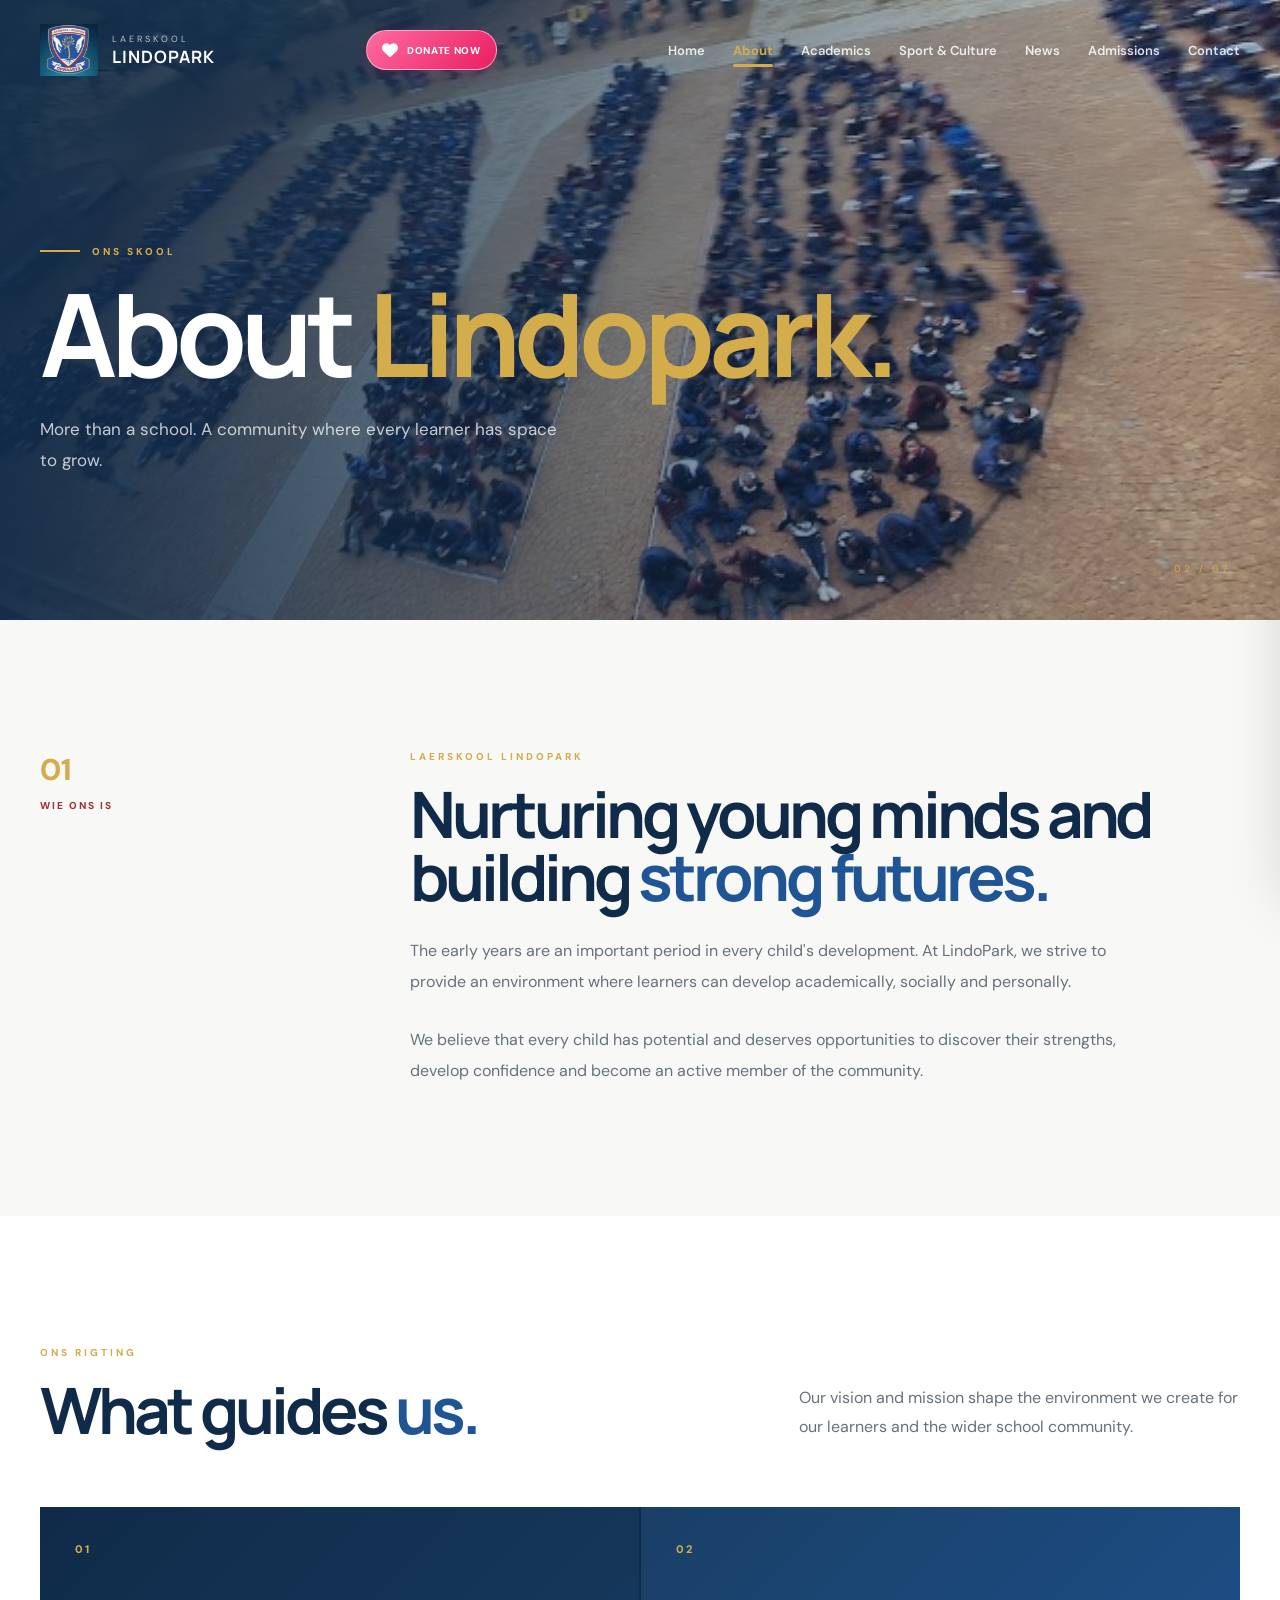
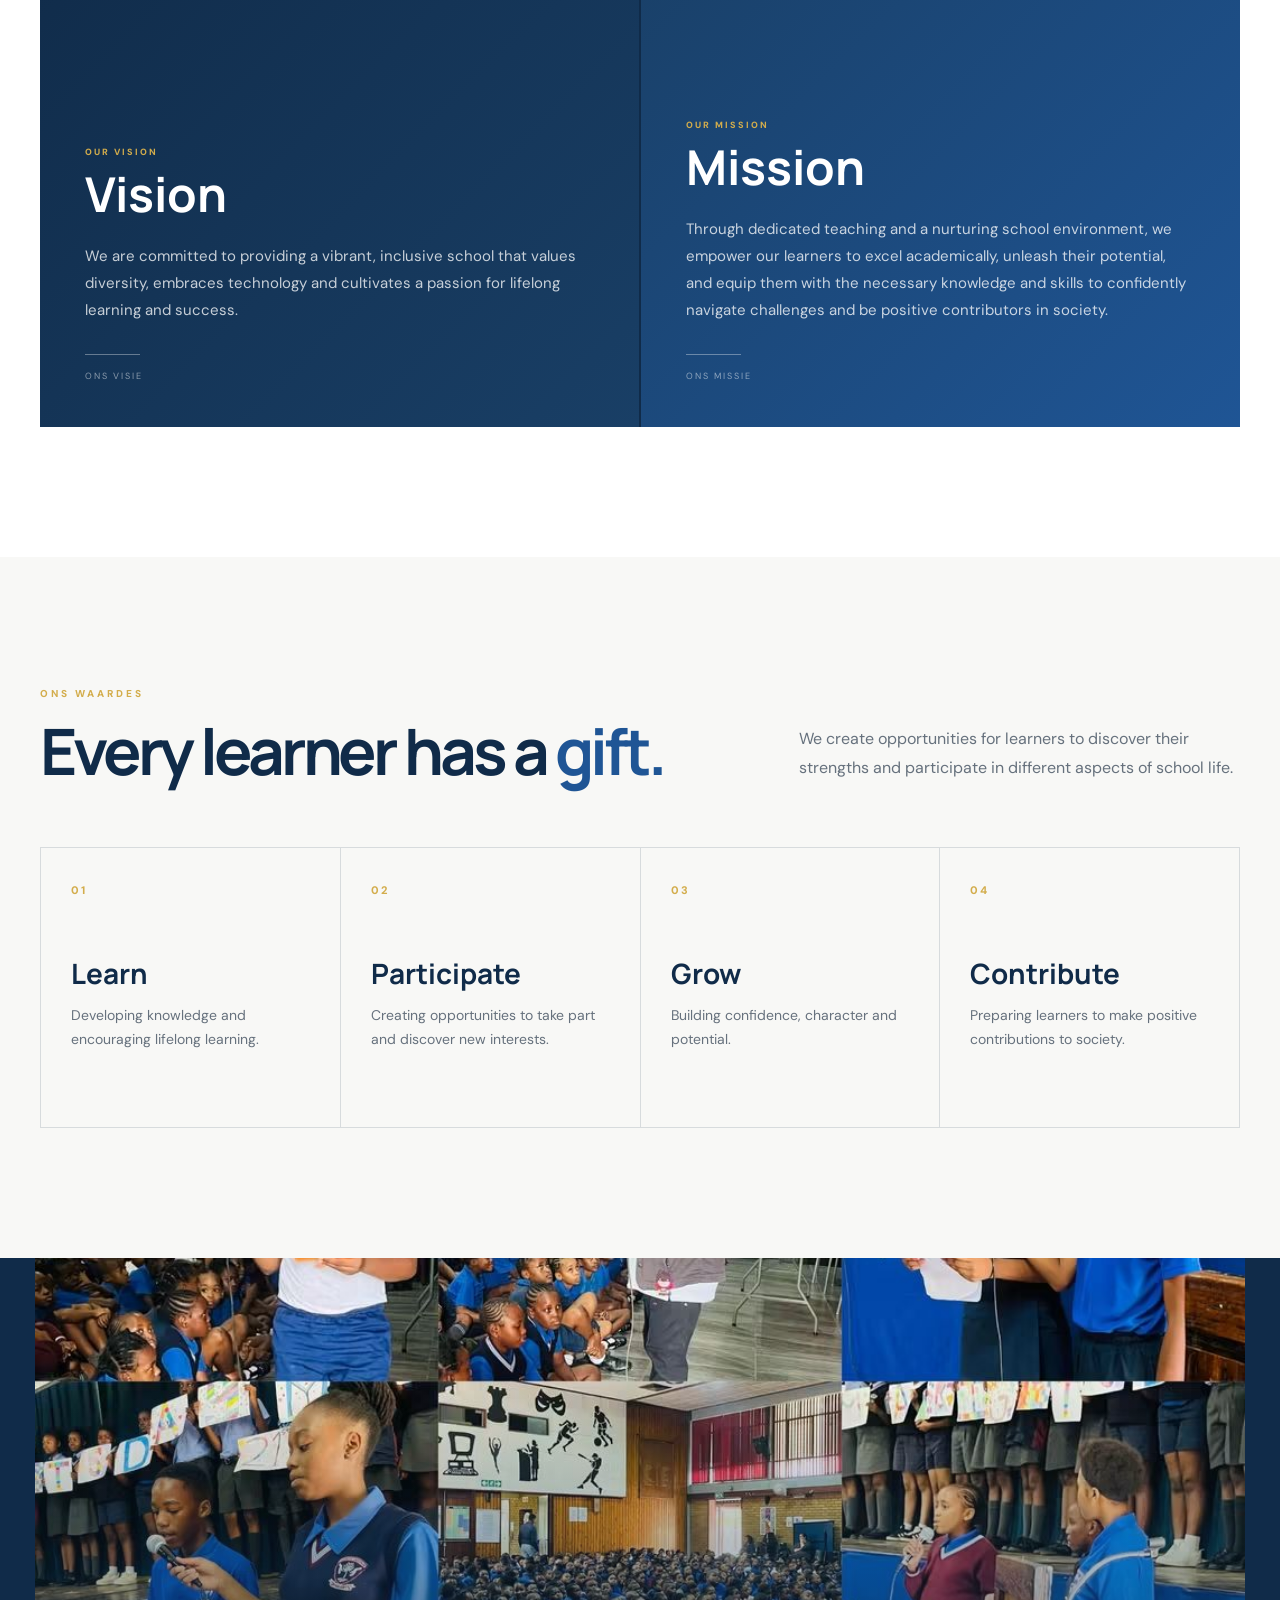
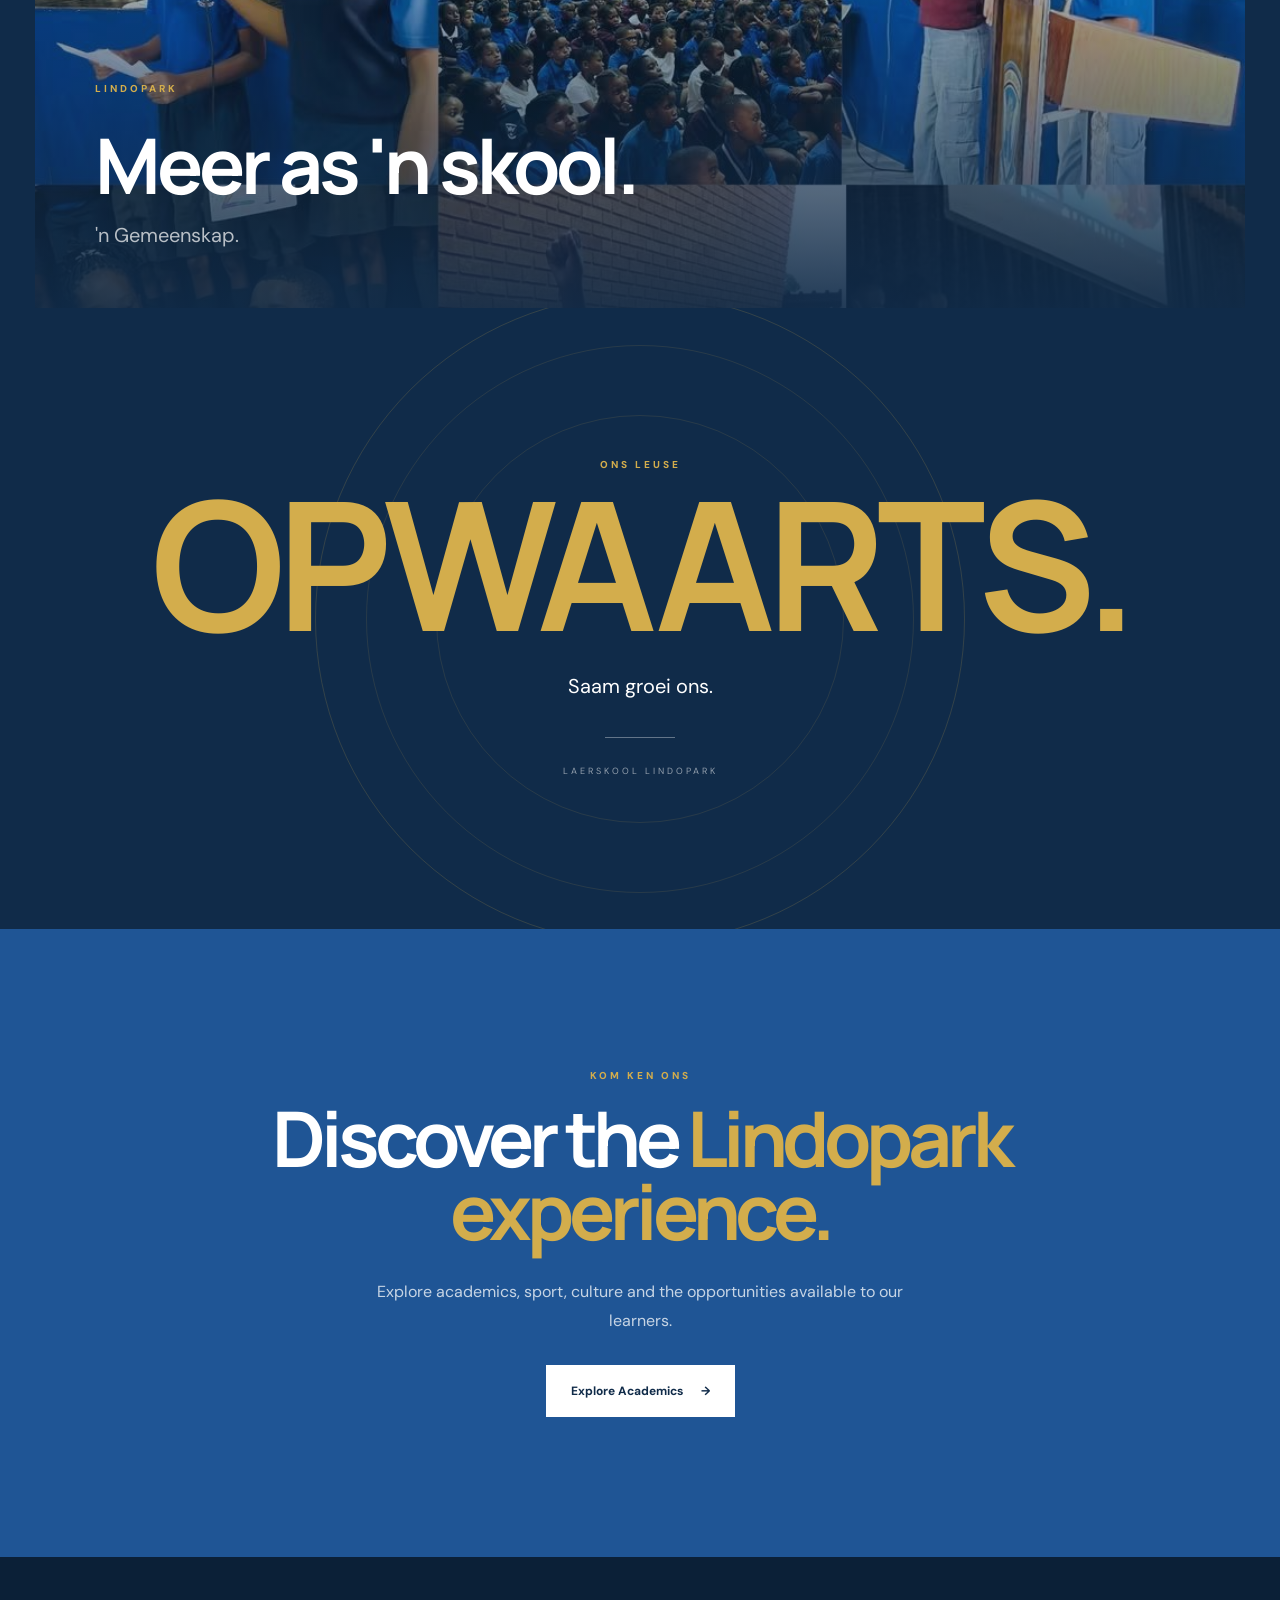
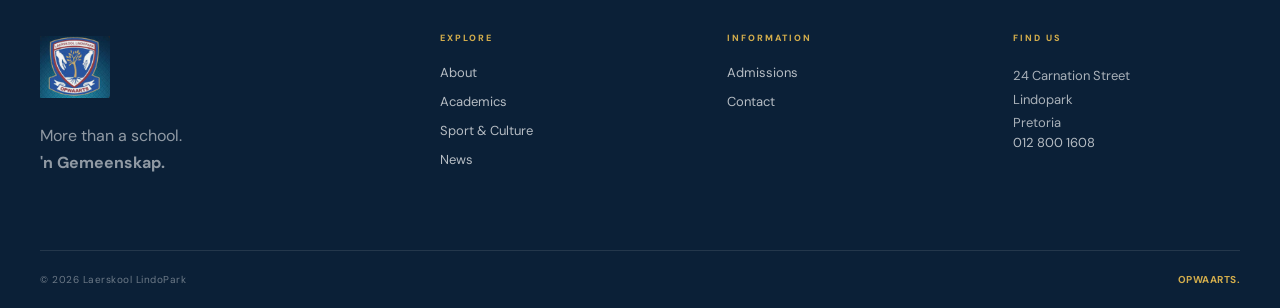
<file: about.html>
<!DOCTYPE html>
<html lang="en">

<head>

    <meta charset="UTF-8">

    <meta
        name="viewport"
        content="width=device-width, initial-scale=1.0"
    >

    <title>About | Laerskool LindoPark</title>

    <meta
        name="description"
        content="Discover Laerskool LindoPark, our vision, mission and commitment to nurturing young minds and building strong futures."
    >

    <link rel="preconnect" href="https://fonts.googleapis.com">

    <link
        rel="preconnect"
        href="https://fonts.gstatic.com"
        crossorigin
    >

<link
    rel="stylesheet"
    href="https://cdnjs.cloudflare.com/ajax/libs/font-awesome/6.5.2/css/all.min.css"
>

    <link
        href="https://fonts.googleapis.com/css2?family=DM+Sans:wght@400;500;600;700&family=Manrope:wght@500;600;700;800&display=swap"
        rel="stylesheet"
    >

    <!-- SAME CSS AS HOMEPAGE -->
    <link
        rel="stylesheet"
        href="css/style.css"
    >

</head>


<body>



<!-- NAVIGATION -->
<header class="site-header">

    <div class="nav-container">

        <!-- SCHOOL LOGO -->
        <a href="index.html" class="brand">

            <img
                src="assets/images/logo.png"
                alt="Laerskool LindoPark logo"
            >

            <div class="brand-name">
                <span>LAERSKOOL</span>
                <strong>LINDOPARK</strong>
            </div>

        </a>

        <!-- DONATE NOW: NEXT TO THE LOGO -->
        <a
            href="donate.html"
            class="donate-now-btn"
            aria-label="Donate now to Laerskool LindoPark"
        >
            <i class="fa-solid fa-heart donate-heart"></i>
            <span>DONATE NOW</span>
        </a>

        <!-- DESKTOP NAVIGATION -->
        <nav class="desktop-nav">

            <a href="index.html" class="active">Home</a>
            <a href="about.html">About</a>
            <a href="academics.html">Academics</a>
            <a href="sport-culture.html">Sport & Culture</a>
            <a href="news.html">News</a>
            <a href="admissions.html">Admissions</a>
            <a href="contact.html">Contact</a>

        </nav>

        <!-- MOBILE MENU BUTTON -->
        <button
            class="menu-toggle"
            id="menuToggle"
            aria-label="Open navigation"
            aria-expanded="false"
        >
            <span></span>
            <span></span>
            <span></span>
        </button>

    </div>

</header>



<!-- =====================================================
     MOBILE SIDEBAR
===================================================== -->

<div
    class="mobile-overlay"
    id="mobileOverlay"
></div>


<aside
    class="mobile-sidebar"
    id="mobileSidebar"
    aria-hidden="true"
>

    <div class="sidebar-header">

        <a href="index.html">

            <img
                src="assets/images/logo.png"
                alt="Lindopark"
            >

        </a>


        <button
            class="sidebar-close"
            id="sidebarClose"
            aria-label="Close navigation"
        >
            ×
        </button>

    </div>


    <div class="sidebar-links">

        <a href="index.html">
            <span>01</span>
            Home
        </a>

        <a
            href="about.html"
            class="active"
        >
            <span>02</span>
            About
        </a>

        <a href="academics.html">
            <span>03</span>
            Academics
        </a>

        <a href="sport-culture.html">
            <span>04</span>
            Sport & Culture
        </a>

        <a href="news.html">
            <span>05</span>
            News
        </a>

        <a href="admissions.html">
            <span>06</span>
            Admissions
        </a>

        <a href="contact.html">
            <span>07</span>
            Contact
        </a>

    </div>


    <div class="sidebar-footer">

        <span>
            SAAM GROEI ONS
        </span>

        <strong>
            OPWAARTS.
        </strong>

    </div>

</aside>



<main>


<!-- =====================================================
     ABOUT HERO
===================================================== -->

<section class="inner-hero">


    <div
        class="inner-hero-background"
        style="
            background-image:
            url('assets/images/hero/hero-4.jpg');
        "
    ></div>


    <div class="inner-hero-overlay"></div>


    <div class="container inner-hero-content">

        <span class="hero-kicker">

            <span></span>

            ONS SKOOL

        </span>


        <h1>

            About
            <em>
                Lindopark.
            </em>

        </h1>


        <p>

            More than a school.
            A community where every learner
            has space to grow.

        </p>

    </div>


    <div class="inner-hero-number">

        02 / 07

    </div>

</section>



<!-- =====================================================
     INTRODUCTION
===================================================== -->

<section class="about-introduction section">


    <div class="container about-intro-grid">


        <div class="intro-label">

            <span>
                01
            </span>

            WIE ONS IS

        </div>


        <div class="about-intro-content">

            <span class="section-kicker">
                LAERSKOOL LINDOPARK
            </span>


            <h2>

                Nurturing young minds
                and building
                <em>
                    strong futures.
                </em>

            </h2>


            <p>

                The early years are an important
                period in every child's development.
                At LindoPark, we strive to provide
                an environment where learners can
                develop academically, socially and
                personally.

            </p>


            <p>

                We believe that every child has
                potential and deserves opportunities
                to discover their strengths,
                develop confidence and become an
                active member of the community.

            </p>

        </div>

    </div>

</section>



<!-- =====================================================
     VISION + MISSION
===================================================== -->

<section class="vision-mission">


    <div class="container">


        <div class="section-top">

            <div>

                <span class="section-kicker">
                    ONS RIGTING
                </span>

                <h2>

                    What guides
                    <em>
                        us.
                    </em>

                </h2>

            </div>


            <p>

                Our vision and mission shape the
                environment we create for our
                learners and the wider school
                community.

            </p>

        </div>


        <div class="vm-grid">


            <!-- VISION -->

            <article class="vm-card vision-card">

                <span class="vm-number">
                    01
                </span>


                <span class="vm-label">
                    OUR VISION
                </span>


                <h3>
                    Vision
                </h3>


                <p>

                    We are committed to providing
                    a vibrant, inclusive school that
                    values diversity, embraces
                    technology and cultivates a
                    passion for lifelong learning
                    and success.

                </p>


                <div class="vm-line"></div>


                <span class="vm-afrikaans">
                    ONS VISIE
                </span>

            </article>



            <!-- MISSION -->

            <article class="vm-card mission-card">

                <span class="vm-number">
                    02
                </span>


                <span class="vm-label">
                    OUR MISSION
                </span>


                <h3>
                    Mission
                </h3>


                <p>

                    Through dedicated teaching and
                    a nurturing school environment,
                    we empower our learners to
                    excel academically, unleash
                    their potential, and equip them
                    with the necessary knowledge
                    and skills to confidently
                    navigate challenges and be
                    positive contributors in society.

                </p>


                <div class="vm-line"></div>


                <span class="vm-afrikaans">
                    ONS MISSIE
                </span>

            </article>

        </div>

    </div>

</section>



<!-- =====================================================
     WHAT WE BELIEVE
===================================================== -->

<section class="beliefs section">


    <div class="container">


        <div class="section-top">

            <div>

                <span class="section-kicker">
                    ONS WAARDES
                </span>

                <h2>

                    Every learner
                    has a
                    <em>
                        gift.
                    </em>

                </h2>

            </div>


            <p>

                We create opportunities for learners
                to discover their strengths and
                participate in different aspects of
                school life.

            </p>

        </div>


        <div class="belief-grid">


            <div class="belief-item">

                <span>
                    01
                </span>

                <h3>
                    Learn
                </h3>

                <p>
                    Developing knowledge and
                    encouraging lifelong learning.
                </p>

            </div>


            <div class="belief-item">

                <span>
                    02
                </span>

                <h3>
                    Participate
                </h3>

                <p>
                    Creating opportunities to
                    take part and discover new
                    interests.
                </p>

            </div>


            <div class="belief-item">

                <span>
                    03
                </span>

                <h3>
                    Grow
                </h3>

                <p>
                    Building confidence,
                    character and potential.
                </p>

            </div>


            <div class="belief-item">

                <span>
                    04
                </span>

                <h3>
                    Contribute
                </h3>

                <p>
                    Preparing learners to make
                    positive contributions to society.
                </p>

            </div>

        </div>

    </div>

</section>



<!-- =====================================================
     SCHOOL LIFE IMAGE
===================================================== -->

<section class="about-image-section">


    <div
        class="about-large-image"
        style="
            background-image:
            url('assets/images/gallery/1.jpg');
        "
    >

        <div class="about-image-overlay"></div>


        <div class="about-image-content">

            <span>
                LINDOPARK
            </span>

            <h2>
                Meer as 'n skool.
            </h2>

            <p>
                'n Gemeenskap.
            </p>

        </div>

    </div>

</section>



<!-- =====================================================
     OPWAARTS
===================================================== -->

<section class="about-opwaarts opwaarts">

    <div class="opwaarts-pattern"></div>


    <div class="container opwaarts-content">

        <span class="section-kicker">
            ONS LEUSE
        </span>


        <h2>
            OPWAARTS.
        </h2>


        <p>

            Saam groei ons.

        </p>


        <div class="opwaarts-line"></div>


        <span class="opwaarts-small">
            LAERSKOOL LINDOPARK
        </span>

    </div>

</section>



<!-- =====================================================
     CTA
===================================================== -->

<section class="admissions-cta">


    <div class="container admissions-content">

        <span class="section-kicker">
            KOM KEN ONS
        </span>


        <h2>

            Discover the
            <em>
                Lindopark experience.
            </em>

        </h2>


        <p>

            Explore academics, sport, culture
            and the opportunities available to
            our learners.

        </p>


        <a
            href="academics.html"
            class="button button-light"
        >

            Explore Academics

            <span>
                →
            </span>

        </a>

    </div>

</section>


</main>



<!-- =====================================================
     FOOTER
===================================================== -->

<footer class="footer">


    <div class="container footer-grid">


        <div class="footer-brand">

            <img
                src="assets/images/logo.png"
                alt="Lindopark"
            >

            <p>

                More than a school.
                <br>

                <strong>
                    'n Gemeenskap.
                </strong>

            </p>

        </div>


        <div>

            <span class="footer-title">
                EXPLORE
            </span>

            <a href="about.html">
                About
            </a>

            <a href="academics.html">
                Academics
            </a>

            <a href="sport-culture.html">
                Sport & Culture
            </a>

            <a href="news.html">
                News
            </a>

        </div>


        <div>

            <span class="footer-title">
                INFORMATION
            </span>

            <a href="admissions.html">
                Admissions
            </a>

            <a href="contact.html">
                Contact
            </a>

        </div>


        <div>

            <span class="footer-title">
                FIND US
            </span>

            <p>

                24 Carnation Street
                <br>
                Lindopark
                <br>
                Pretoria

            </p>


            <a href="tel:0128001608">
                012 800 1608
            </a>

        </div>

    </div>


    <div class="container footer-bottom">

        <span>
            © 2026 Laerskool LindoPark
        </span>

        <strong>
            OPWAARTS.
        </strong>

    </div>

</footer>



<!-- SAME JAVASCRIPT -->

<script src="js/script.js"></script>
<!-- BACK TO TOP -->
<button id="backToTop" class="back-to-top" aria-label="Back to top">
    ↑
</button>
</body>

</html>
</file>
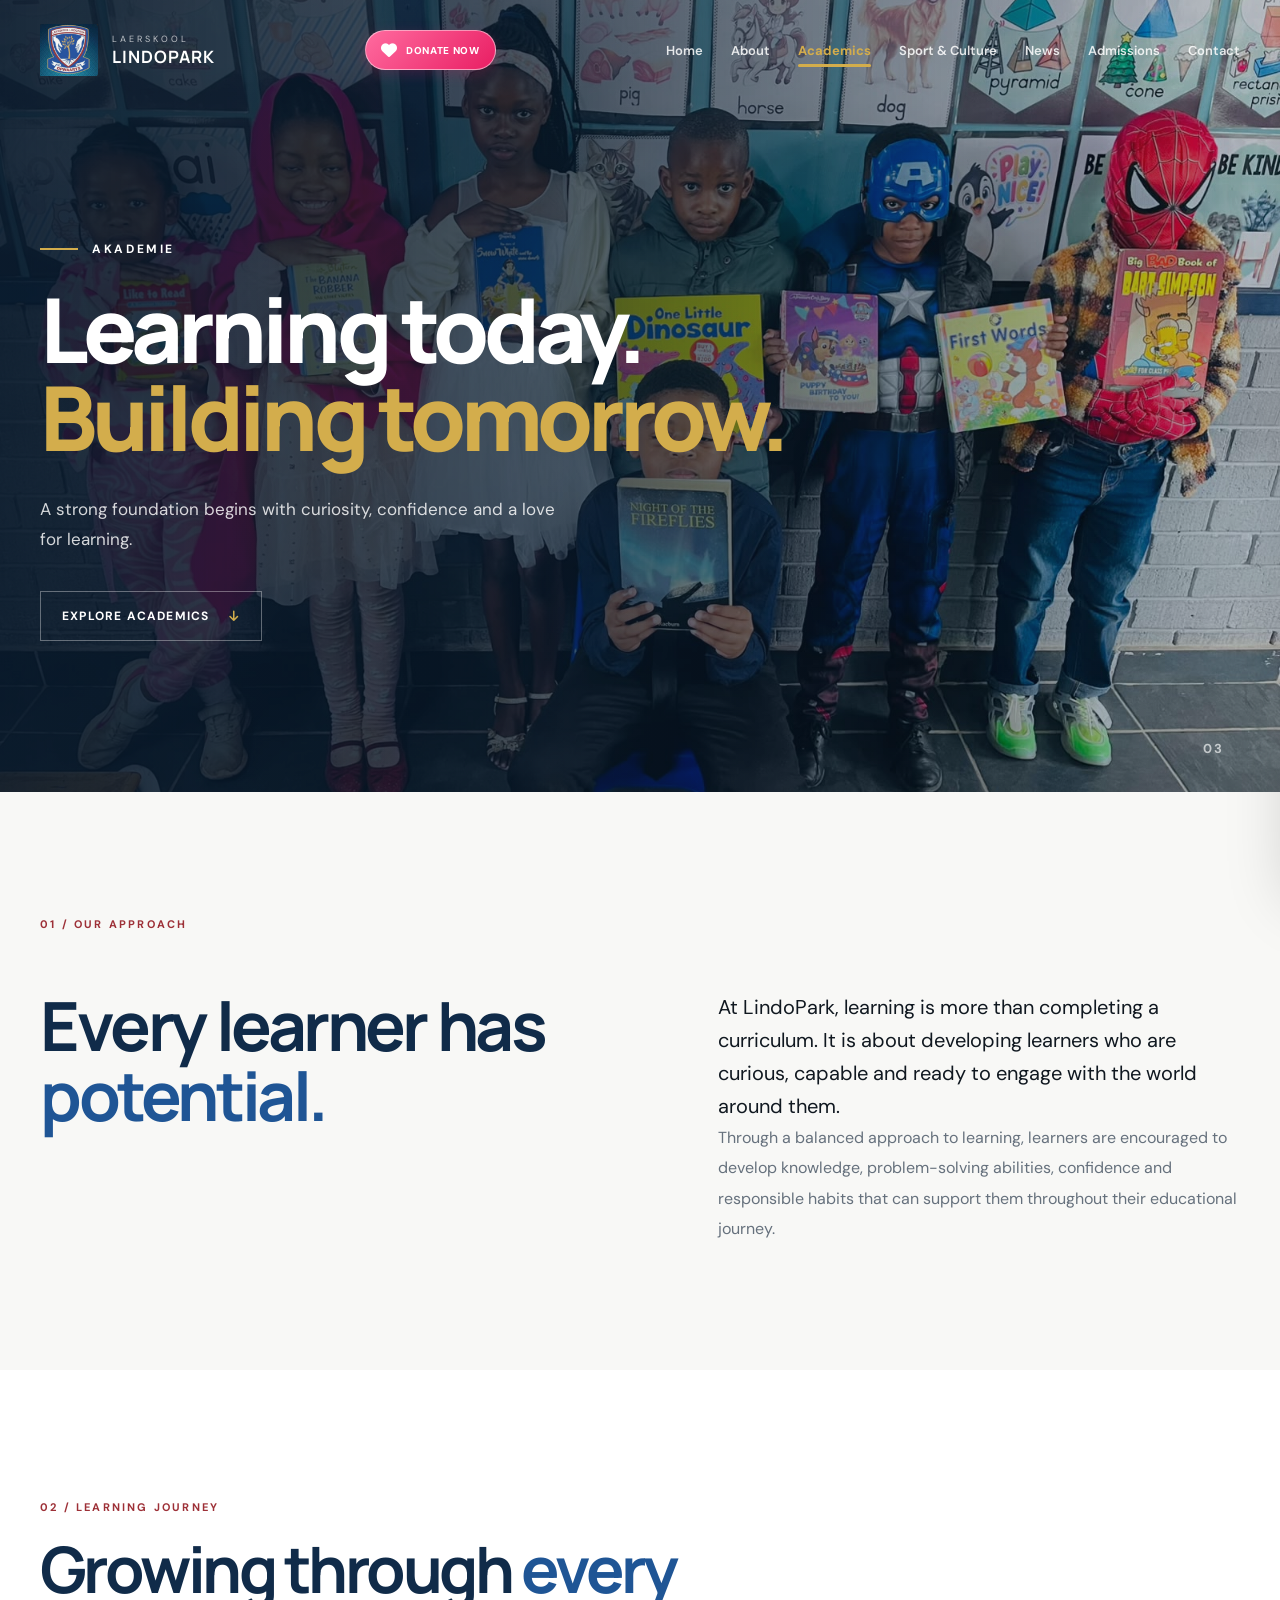
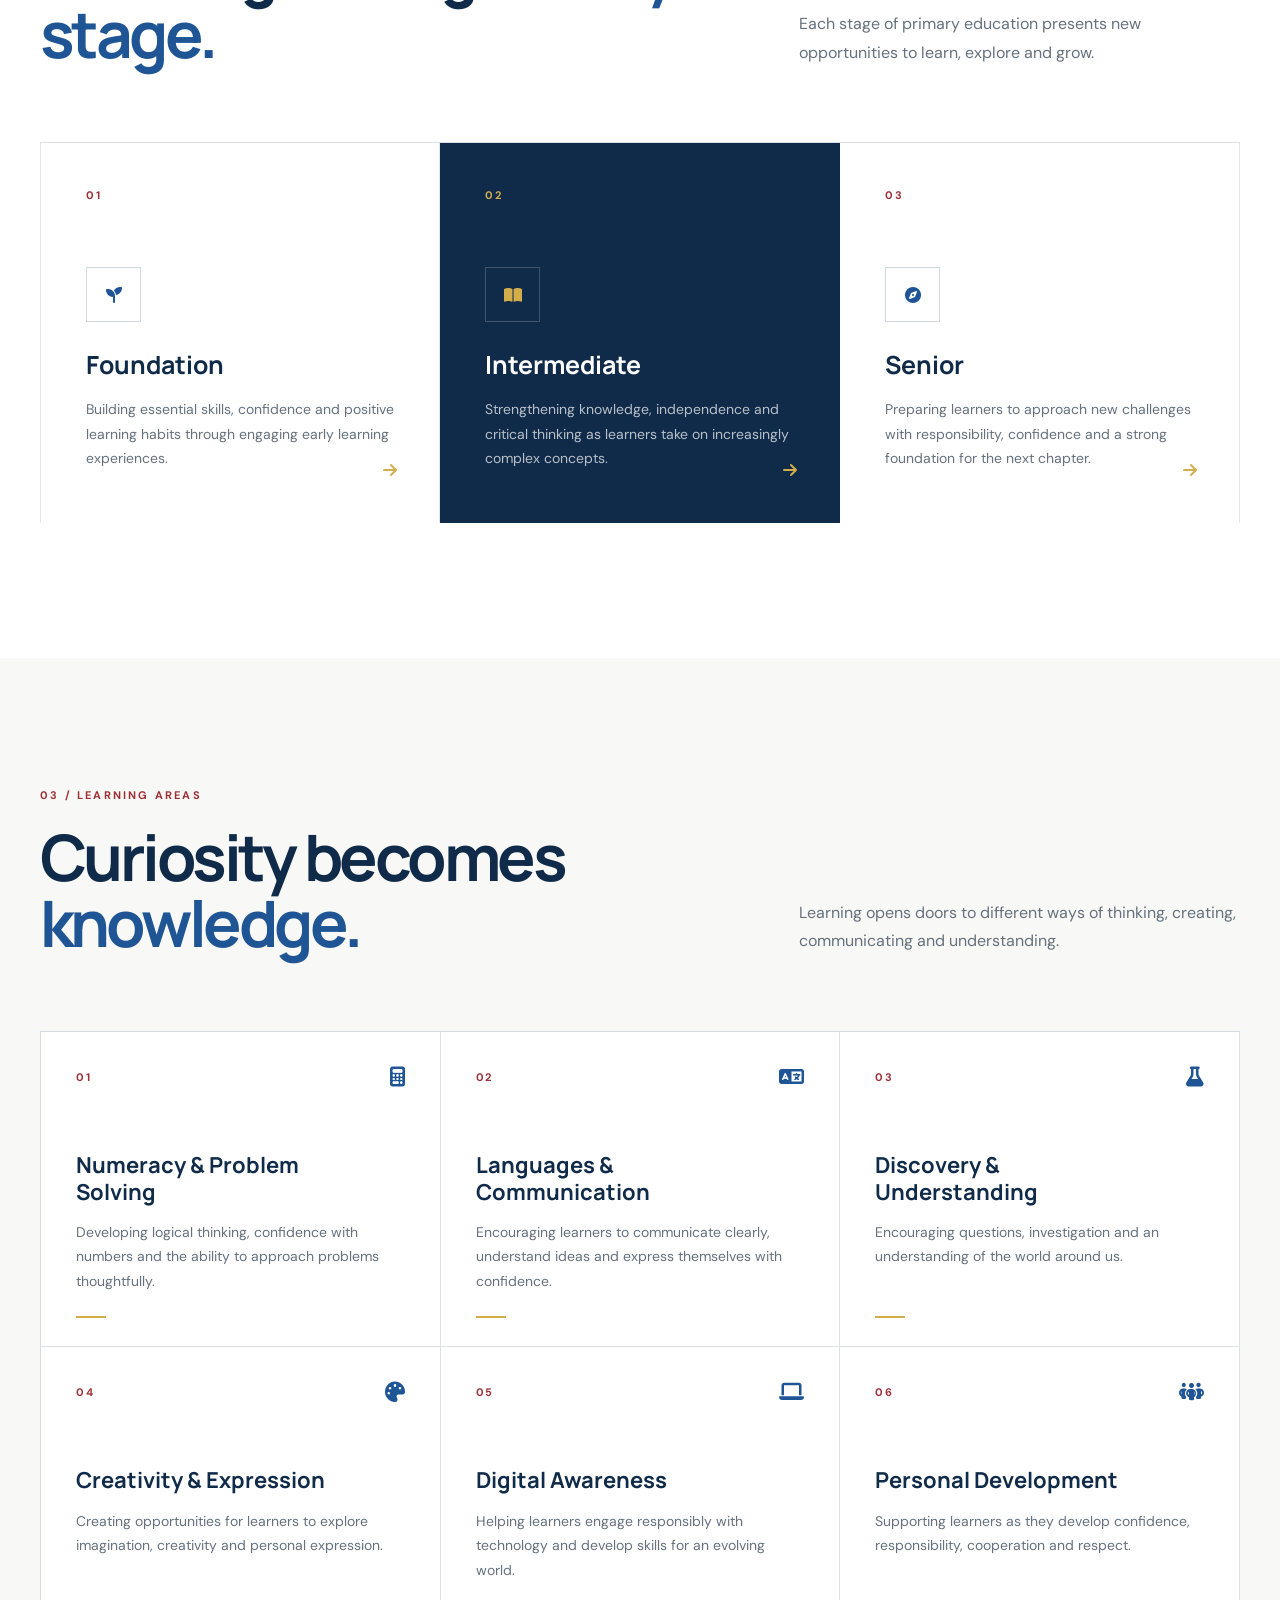
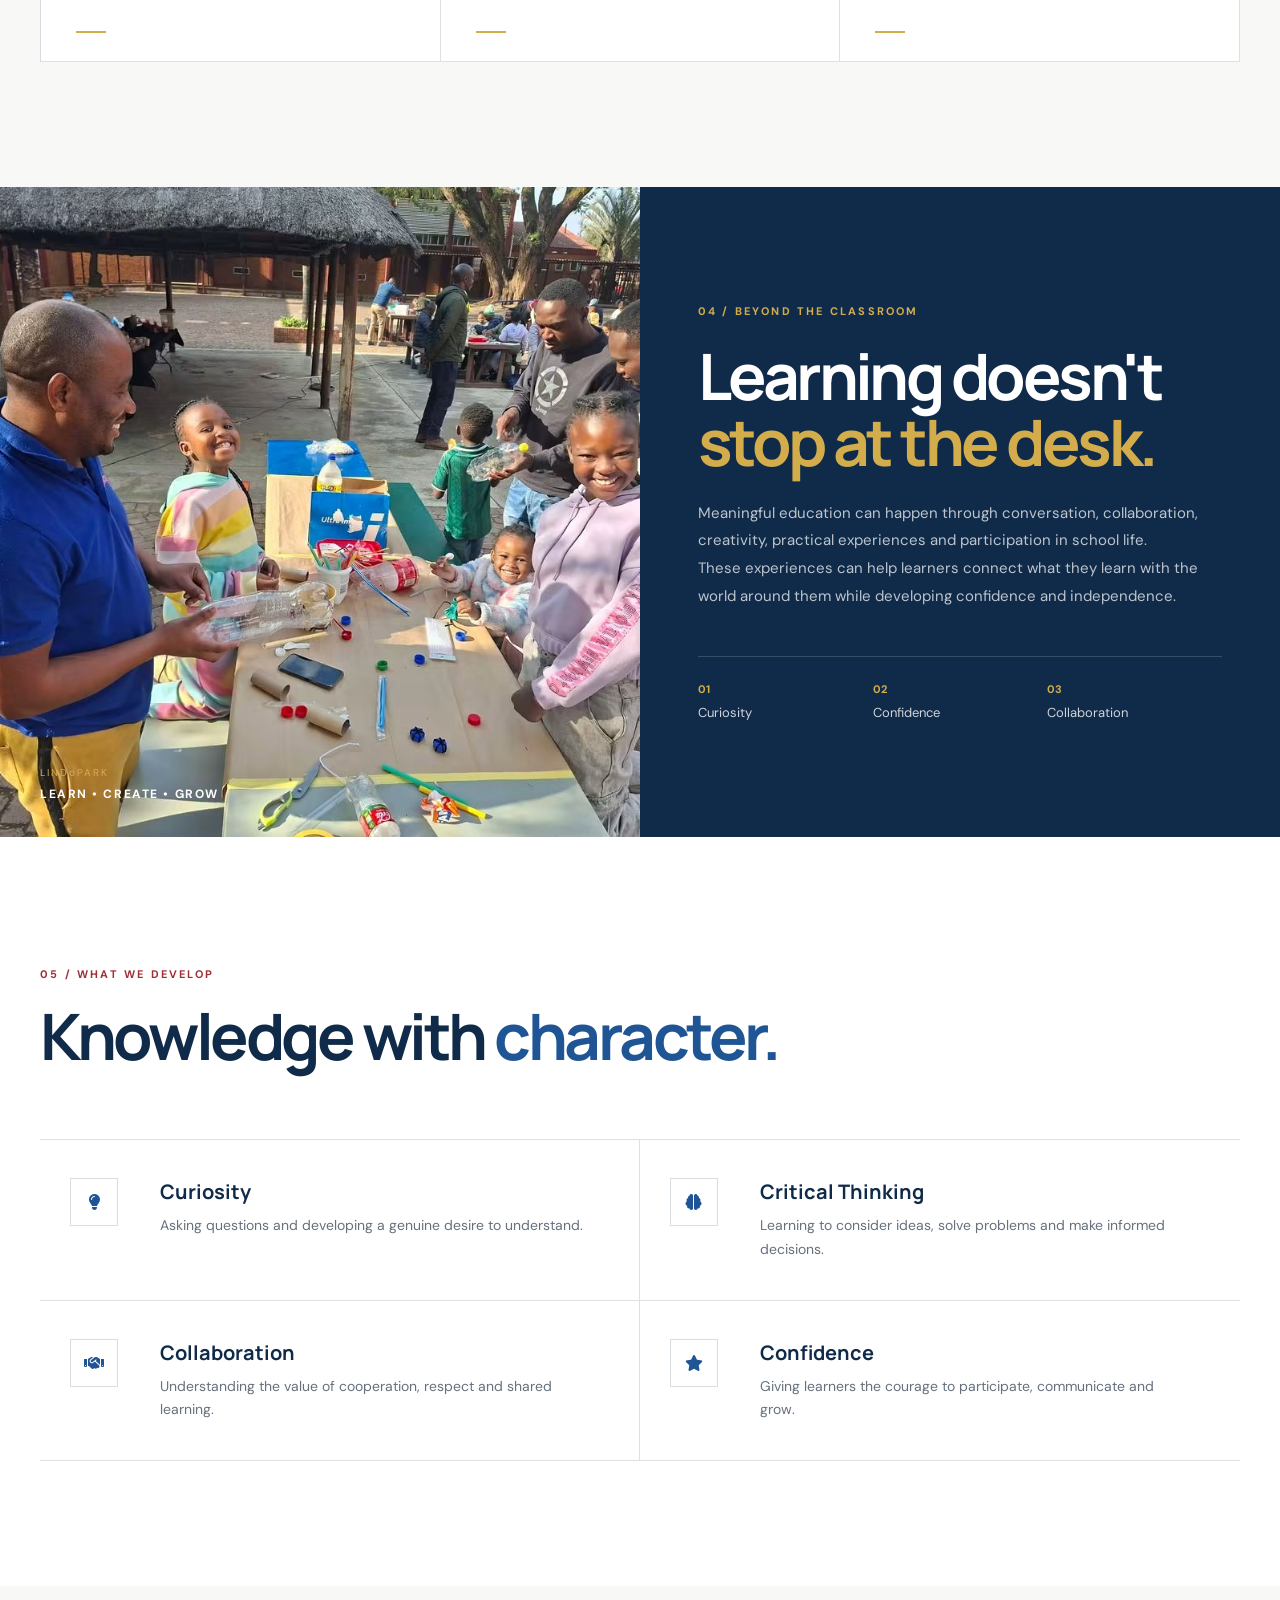
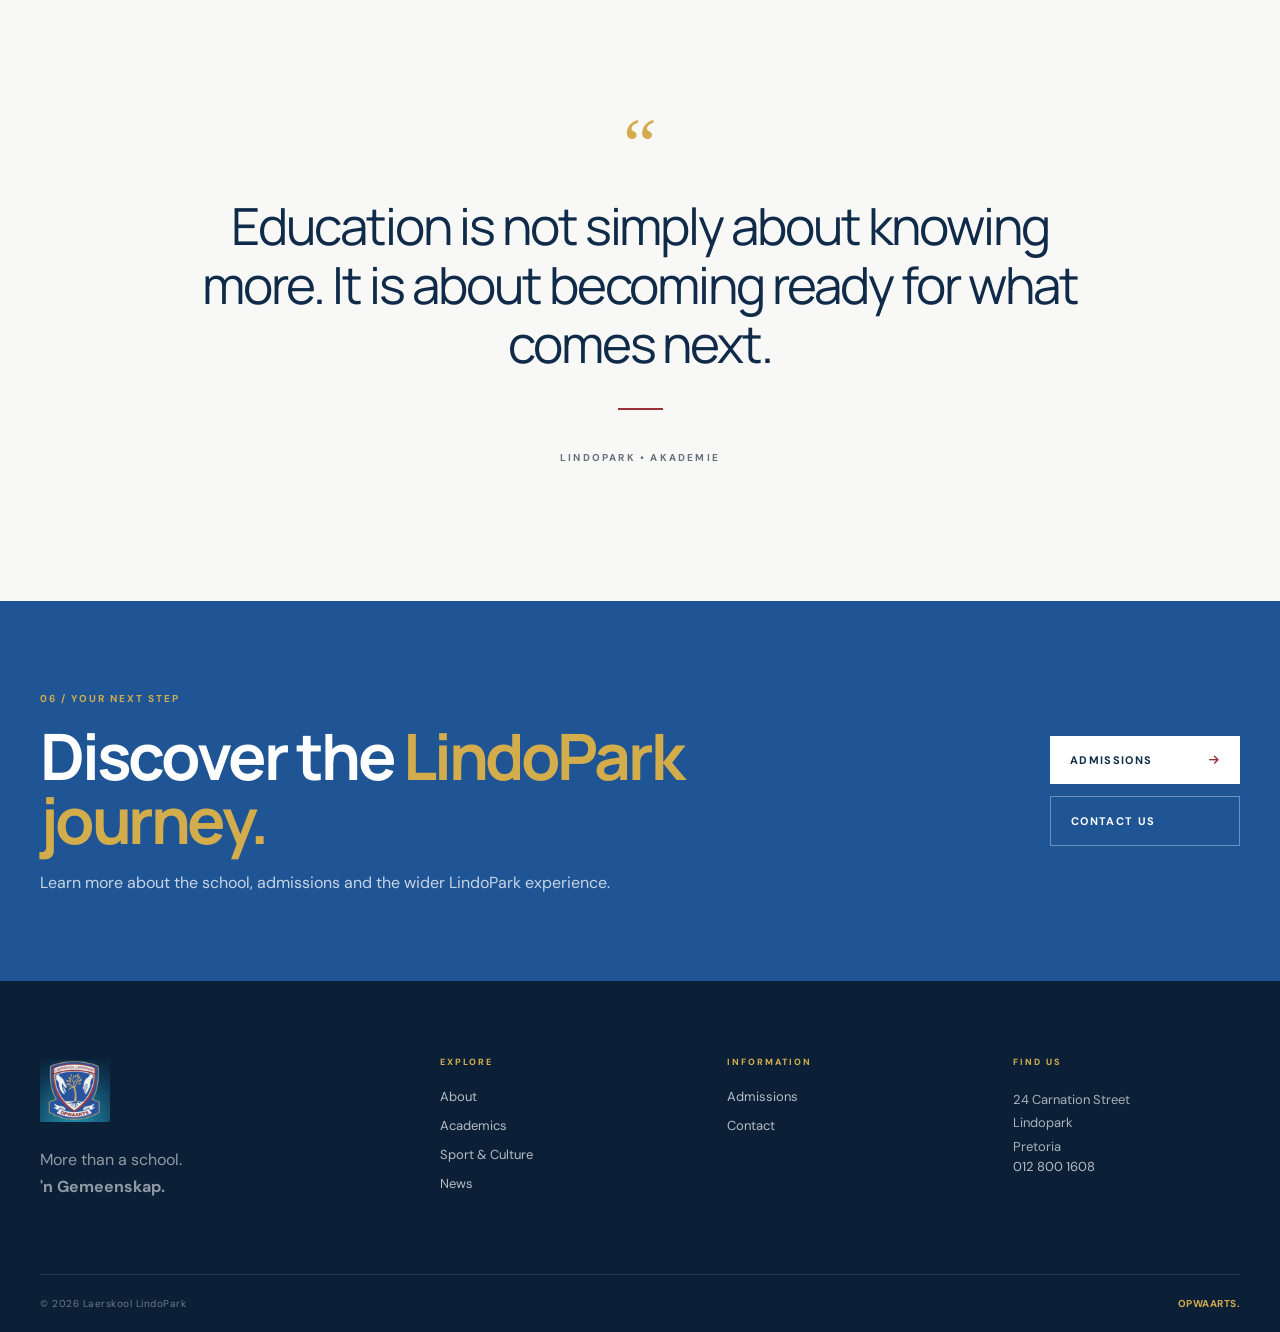
<file: academics.html>
<!DOCTYPE html>
<html lang="en">

<head>

     <meta charset="UTF-8">
    <meta name="viewport" content="width=device-width, initial-scale=1.0">

    <title>Academics | Laerskool LindoPark</title>

    <meta name="description" content="Explore academics, learning and learner development at Laerskool LindoPark.">

    <!-- GOOGLE FONTS -->
    <link rel="preconnect" href="https://fonts.googleapis.com">
    <link rel="preconnect" href="https://fonts.gstatic.com" crossorigin>

    <link href="https://fonts.googleapis.com/css2?family=DM+Sans:wght@400;500;600;700&family=Manrope:wght@400;500;600;700;800&display=swap" rel="stylesheet">

    <!-- FONT AWESOME -->
    <link rel="stylesheet" href="https://cdnjs.cloudflare.com/ajax/libs/font-awesome/6.5.2/css/all.min.css">

    <!-- MAIN CSS -->
    <link rel="stylesheet" href="css/style.css">

</head>


<body>



<!-- NAVIGATION -->
<header class="site-header">

    <div class="nav-container">

        <!-- SCHOOL LOGO -->
        <a href="index.html" class="brand">

            <img
                src="assets/images/logo.png"
                alt="Laerskool LindoPark logo"
            >

            <div class="brand-name">
                <span>LAERSKOOL</span>
                <strong>LINDOPARK</strong>
            </div>

        </a>

        <!-- DONATE NOW: NEXT TO THE LOGO -->
        <a
            href="donate.html"
            class="donate-now-btn"
            aria-label="Donate now to Laerskool LindoPark"
        >
            <i class="fa-solid fa-heart donate-heart"></i>
            <span>DONATE NOW</span>
        </a>

        <!-- DESKTOP NAVIGATION -->
        <nav class="desktop-nav">

            <a href="index.html" class="active">Home</a>
            <a href="about.html">About</a>
            <a href="academics.html">Academics</a>
            <a href="sport-culture.html">Sport & Culture</a>
            <a href="news.html">News</a>
            <a href="admissions.html">Admissions</a>
            <a href="contact.html">Contact</a>

        </nav>

        <!-- MOBILE MENU BUTTON -->
        <button
            class="menu-toggle"
            id="menuToggle"
            aria-label="Open navigation"
            aria-expanded="false"
        >
            <span></span>
            <span></span>
            <span></span>
        </button>

    </div>

</header>



<!-- =====================================================
     MOBILE SIDEBAR
===================================================== -->

<div
    class="mobile-overlay"
    id="mobileOverlay"
></div>


<aside
    class="mobile-sidebar"
    id="mobileSidebar"
    aria-hidden="true"
>

    <div class="sidebar-header">

        <a href="index.html">

            <img
                src="assets/images/logo.png"
                alt="Lindopark"
            >

        </a>

        <button
            class="sidebar-close"
            id="sidebarClose"
            aria-label="Close navigation"
        >
            ×
        </button>

    </div>


    <div class="sidebar-links">

        <a href="index.html">
            <span>01</span>
            Home
        </a>

        <a href="about.html">
            <span>02</span>
            About
        </a>

        <a href="academics.html">
            <span>03</span>
            Academics
        </a>

        <a
            href="sport-culture.html"
            class="active"
        >
            <span>04</span>
            Sport & Culture
        </a>

        <a href="news.html">
            <span>05</span>
            News
        </a>

        <a href="admissions.html">
            <span>06</span>
            Admissions
        </a>

        <a href="contact.html">
            <span>07</span>
            Contact
        </a>

    </div>


    <div class="sidebar-footer">

        <span>
            SAAM GROEI ONS
        </span>

        <strong>
            OPWAARTS.
        </strong>

    </div>

</aside>



<main>

<!-- =========================================================
     MAIN
========================================================= -->

<main>


<!-- =========================================================
     ACADEMICS HERO
========================================================= -->

<section class="academic-hero">

    <div class="academic-hero-image"></div>

    <div class="academic-hero-overlay"></div>

    <div class="academic-hero-content">

        <div class="academic-hero-kicker">
            <span></span>
            AKADEMIE
        </div>

        <h1>
            Learning today.<br>
            <em>Building tomorrow.</em>
        </h1>

        <p>
            A strong foundation begins with curiosity, confidence
            and a love for learning.
        </p>

        <a href="#learning" class="academic-hero-button">
            Explore Academics
            <i class="fa-solid fa-arrow-down"></i>
        </a>

    </div>

    <div class="academic-hero-number">
        03
    </div>

</section>


<!-- =========================================================
     INTRODUCTION
========================================================= -->

<section class="academic-intro" id="learning">

    <div class="academic-container">

        <div class="academic-intro-label">
            01 / OUR APPROACH
        </div>

        <div class="academic-intro-grid">

            <div>

                <h2>
                    Every learner has
                    <span>potential.</span>
                </h2>

            </div>

            <div>

                <p class="academic-lead">
                    At LindoPark, learning is more than completing
                    a curriculum. It is about developing learners
                    who are curious, capable and ready to engage
                    with the world around them.
                </p>

                <p>
                    Through a balanced approach to learning,
                    learners are encouraged to develop knowledge,
                    problem-solving abilities, confidence and
                    responsible habits that can support them
                    throughout their educational journey.
                </p>

            </div>

        </div>

    </div>

</section>


<!-- =========================================================
     LEARNING JOURNEY
========================================================= -->

<section class="learning-journey">

    <div class="academic-container">

        <div class="section-heading-academic">

            <div>
                <span>02 / LEARNING JOURNEY</span>

                <h2>
                    Growing through
                    <em>every stage.</em>
                </h2>
            </div>

            <p>
                Each stage of primary education presents new
                opportunities to learn, explore and grow.
            </p>

        </div>


        <div class="journey-line"></div>


        <div class="journey-grid">

            <!-- FOUNDATION -->

            <article class="journey-card">

                <div class="journey-number">
                    01
                </div>

                <div class="journey-icon">
                    <i class="fa-solid fa-seedling"></i>
                </div>

                <h3>
                    Foundation
                </h3>

                <p>
                    Building essential skills, confidence and
                    positive learning habits through engaging
                    early learning experiences.
                </p>

                <div class="journey-arrow">
                    <i class="fa-solid fa-arrow-right"></i>
                </div>

            </article>


            <!-- INTERMEDIATE -->

            <article class="journey-card featured">

                <div class="journey-number">
                    02
                </div>

                <div class="journey-icon">
                    <i class="fa-solid fa-book-open"></i>
                </div>

                <h3>
                    Intermediate
                </h3>

                <p>
                    Strengthening knowledge, independence and
                    critical thinking as learners take on
                    increasingly complex concepts.
                </p>

                <div class="journey-arrow">
                    <i class="fa-solid fa-arrow-right"></i>
                </div>

            </article>


            <!-- SENIOR -->

            <article class="journey-card">

                <div class="journey-number">
                    03
                </div>

                <div class="journey-icon">
                    <i class="fa-solid fa-compass"></i>
                </div>

                <h3>
                    Senior
                </h3>

                <p>
                    Preparing learners to approach new challenges
                    with responsibility, confidence and a strong
                    foundation for the next chapter.
                </p>

                <div class="journey-arrow">
                    <i class="fa-solid fa-arrow-right"></i>
                </div>

            </article>

        </div>

    </div>

</section>


<!-- =========================================================
     LEARNING AREAS
========================================================= -->

<section class="learning-areas">

    <div class="academic-container">

        <div class="areas-header">

            <div>

                <span>03 / LEARNING AREAS</span>

                <h2>
                    Curiosity becomes
                    <em>knowledge.</em>
                </h2>

            </div>

            <p>
                Learning opens doors to different ways of thinking,
                creating, communicating and understanding.
            </p>

        </div>


        <div class="areas-grid">

            <div class="area-card">

                <div class="area-top">
                    <span>01</span>

                    <i class="fa-solid fa-calculator"></i>
                </div>

                <h3>
                    Numeracy & Problem Solving
                </h3>

                <p>
                    Developing logical thinking, confidence with
                    numbers and the ability to approach problems
                    thoughtfully.
                </p>

                <div class="area-line"></div>

            </div>


            <div class="area-card">

                <div class="area-top">
                    <span>02</span>

                    <i class="fa-solid fa-language"></i>
                </div>

                <h3>
                    Languages & Communication
                </h3>

                <p>
                    Encouraging learners to communicate clearly,
                    understand ideas and express themselves with
                    confidence.
                </p>

                <div class="area-line"></div>

            </div>


            <div class="area-card">

                <div class="area-top">
                    <span>03</span>

                    <i class="fa-solid fa-flask"></i>
                </div>

                <h3>
                    Discovery & Understanding
                </h3>

                <p>
                    Encouraging questions, investigation and an
                    understanding of the world around us.
                </p>

                <div class="area-line"></div>

            </div>


            <div class="area-card">

                <div class="area-top">
                    <span>04</span>

                    <i class="fa-solid fa-palette"></i>
                </div>

                <h3>
                    Creativity & Expression
                </h3>

                <p>
                    Creating opportunities for learners to explore
                    imagination, creativity and personal expression.
                </p>

                <div class="area-line"></div>

            </div>


            <div class="area-card">

                <div class="area-top">
                    <span>05</span>

                    <i class="fa-solid fa-laptop"></i>
                </div>

                <h3>
                    Digital Awareness
                </h3>

                <p>
                    Helping learners engage responsibly with
                    technology and develop skills for an evolving
                    world.
                </p>

                <div class="area-line"></div>

            </div>


            <div class="area-card">

                <div class="area-top">
                    <span>06</span>

                    <i class="fa-solid fa-people-group"></i>
                </div>

                <h3>
                    Personal Development
                </h3>

                <p>
                    Supporting learners as they develop confidence,
                    responsibility, cooperation and respect.
                </p>

                <div class="area-line"></div>

            </div>

        </div>

    </div>

</section>


<!-- =========================================================
     FEATURED LEARNING SECTION
========================================================= -->

<section class="academic-feature">

    <div class="academic-feature-image">

        <img
            src="assets/images/gallery/creativity.jpg"
            alt="Learners engaging in creative learning"
        >

        <div class="feature-image-label">
            <span>LINDoPARK</span>
            <strong>LEARN • CREATE • GROW</strong>
        </div>

    </div>


    <div class="academic-feature-content">

        <span class="feature-kicker">
            04 / BEYOND THE CLASSROOM
        </span>

        <h2>
            Learning doesn't
            <em>stop at the desk.</em>
        </h2>

        <p>
            Meaningful education can happen through conversation,
            collaboration, creativity, practical experiences and
            participation in school life.
        </p>

        <p>
            These experiences can help learners connect what they
            learn with the world around them while developing
            confidence and independence.
        </p>


        <div class="feature-points">

            <div>
                <strong>01</strong>
                <span>Curiosity</span>
            </div>

            <div>
                <strong>02</strong>
                <span>Confidence</span>
            </div>

            <div>
                <strong>03</strong>
                <span>Collaboration</span>
            </div>

        </div>

    </div>

</section>


<!-- =========================================================
     VALUES
========================================================= -->

<section class="academic-values">

    <div class="academic-container">

        <div class="values-heading">

            <span>05 / WHAT WE DEVELOP</span>

            <h2>
                Knowledge with
                <em>character.</em>
            </h2>

        </div>


        <div class="values-grid">

            <div class="value-item">

                <div class="value-icon">
                    <i class="fa-solid fa-lightbulb"></i>
                </div>

                <div>
                    <h3>Curiosity</h3>

                    <p>
                        Asking questions and developing a genuine
                        desire to understand.
                    </p>
                </div>

            </div>


            <div class="value-item">

                <div class="value-icon">
                    <i class="fa-solid fa-brain"></i>
                </div>

                <div>
                    <h3>Critical Thinking</h3>

                    <p>
                        Learning to consider ideas, solve problems
                        and make informed decisions.
                    </p>
                </div>

            </div>


            <div class="value-item">

                <div class="value-icon">
                    <i class="fa-solid fa-handshake"></i>
                </div>

                <div>
                    <h3>Collaboration</h3>

                    <p>
                        Understanding the value of cooperation,
                        respect and shared learning.
                    </p>
                </div>

            </div>


            <div class="value-item">

                <div class="value-icon">
                    <i class="fa-solid fa-star"></i>
                </div>

                <div>
                    <h3>Confidence</h3>

                    <p>
                        Giving learners the courage to participate,
                        communicate and grow.
                    </p>
                </div>

            </div>

        </div>

    </div>

</section>


<!-- =========================================================
     ACADEMIC QUOTE
========================================================= -->

<section class="academic-statement">

    <div class="academic-container">

        <div class="statement-mark">
            “
        </div>

        <blockquote>
            Education is not simply about knowing more.
            It is about becoming ready for what comes next.
        </blockquote>

        <div class="statement-line"></div>

        <span>
            LINDOPARK • AKADEMIE
        </span>

    </div>

</section>


<!-- =========================================================
     CTA
========================================================= -->

<section class="academic-cta">

    <div class="academic-cta-inner">

        <div>

            <span>
                06 / YOUR NEXT STEP
            </span>

            <h2>
                Discover the
                <em>LindoPark journey.</em>
            </h2>

            <p>
                Learn more about the school, admissions and the
                wider LindoPark experience.
            </p>

        </div>

        <div class="academic-cta-buttons">

            <a href="admissions.html" class="academic-btn primary">
                Admissions
                <i class="fa-solid fa-arrow-right"></i>
            </a>

            <a href="contact.html" class="academic-btn secondary">
                Contact Us
            </a>

        </div>

    </div>

</section>


</main>


<!-- =========================================================
     FOOTER
========================================================= -->

<footer class="footer">

    <div class="container footer-grid">


        <div class="footer-brand">

            <img
                src="assets/images/logo.png"
                alt="Lindopark"
            >

            <p>

                More than a school.
                <br>

                <strong>
                    'n Gemeenskap.
                </strong>

            </p>

        </div>


        <div>

            <span class="footer-title">
                EXPLORE
            </span>

            <a href="about.html">
                About
            </a>

            <a href="academics.html">
                Academics
            </a>

            <a href="sport-culture.html">
                Sport & Culture
            </a>

            <a href="news.html">
                News
            </a>

        </div>


        <div>

            <span class="footer-title">
                INFORMATION
            </span>

            <a href="admissions.html">
                Admissions
            </a>

            <a href="contact.html">
                Contact
            </a>

        </div>


        <div>

            <span class="footer-title">
                FIND US
            </span>

            <p>

                24 Carnation Street
                <br>

                Lindopark
                <br>

                Pretoria

            </p>

            <a href="tel:0128001608">
                012 800 1608
            </a>

        </div>

    </div>


    <div class="container footer-bottom">

        <span>
            © 2026 Laerskool LindoPark
        </span>

        <strong>
            OPWAARTS.
        </strong>

    </div>

</footer>
<!-- =========================================================
     BACK TO TOP
========================================================= -->

<button
    id="backToTop"
    class="back-to-top"
    aria-label="Back to top"
>
    ↑
</button>


<!-- =========================================================
     JAVASCRIPT
========================================================= -->

<script src="js/script.js"></script>

<script>

document.addEventListener("DOMContentLoaded", function () {

    /* =========================================
       BACK TO TOP
    ========================================= */

    const backToTop = document.getElementById("backToTop");

    if (backToTop) {

        window.addEventListener("scroll", function () {

            if (window.scrollY > 500) {

                backToTop.classList.add("show");

            } else {

                backToTop.classList.remove("show");

            }

        });

        backToTop.addEventListener("click", function () {

            window.scrollTo({
                top: 0,
                behavior: "smooth"
            });

        });

    }


    /* =========================================
       SCROLL REVEAL
    ========================================= */

    const revealElements = document.querySelectorAll(
        ".journey-card, .area-card, .value-item, .academic-feature-content"
    );

    const revealObserver = new IntersectionObserver(
        function (entries, observer) {

            entries.forEach(function (entry) {

                if (entry.isIntersecting) {

                    entry.target.classList.add("academic-visible");

                    observer.unobserve(entry.target);

                }

            });

        },
        {
            threshold: 0.12
        }
    );


    revealElements.forEach(function (element) {

        element.classList.add("academic-reveal");

        revealObserver.observe(element);

    });


    /* =========================================
       HEADER SCROLL
    ========================================= */

    const header = document.getElementById("siteHeader");

    if (header) {

        window.addEventListener("scroll", function () {

            if (window.scrollY > 60) {

                header.classList.add("scrolled");

            } else {

                header.classList.remove("scrolled");

            }

        });

    }

});

</script>

</body>
</html>
</file>
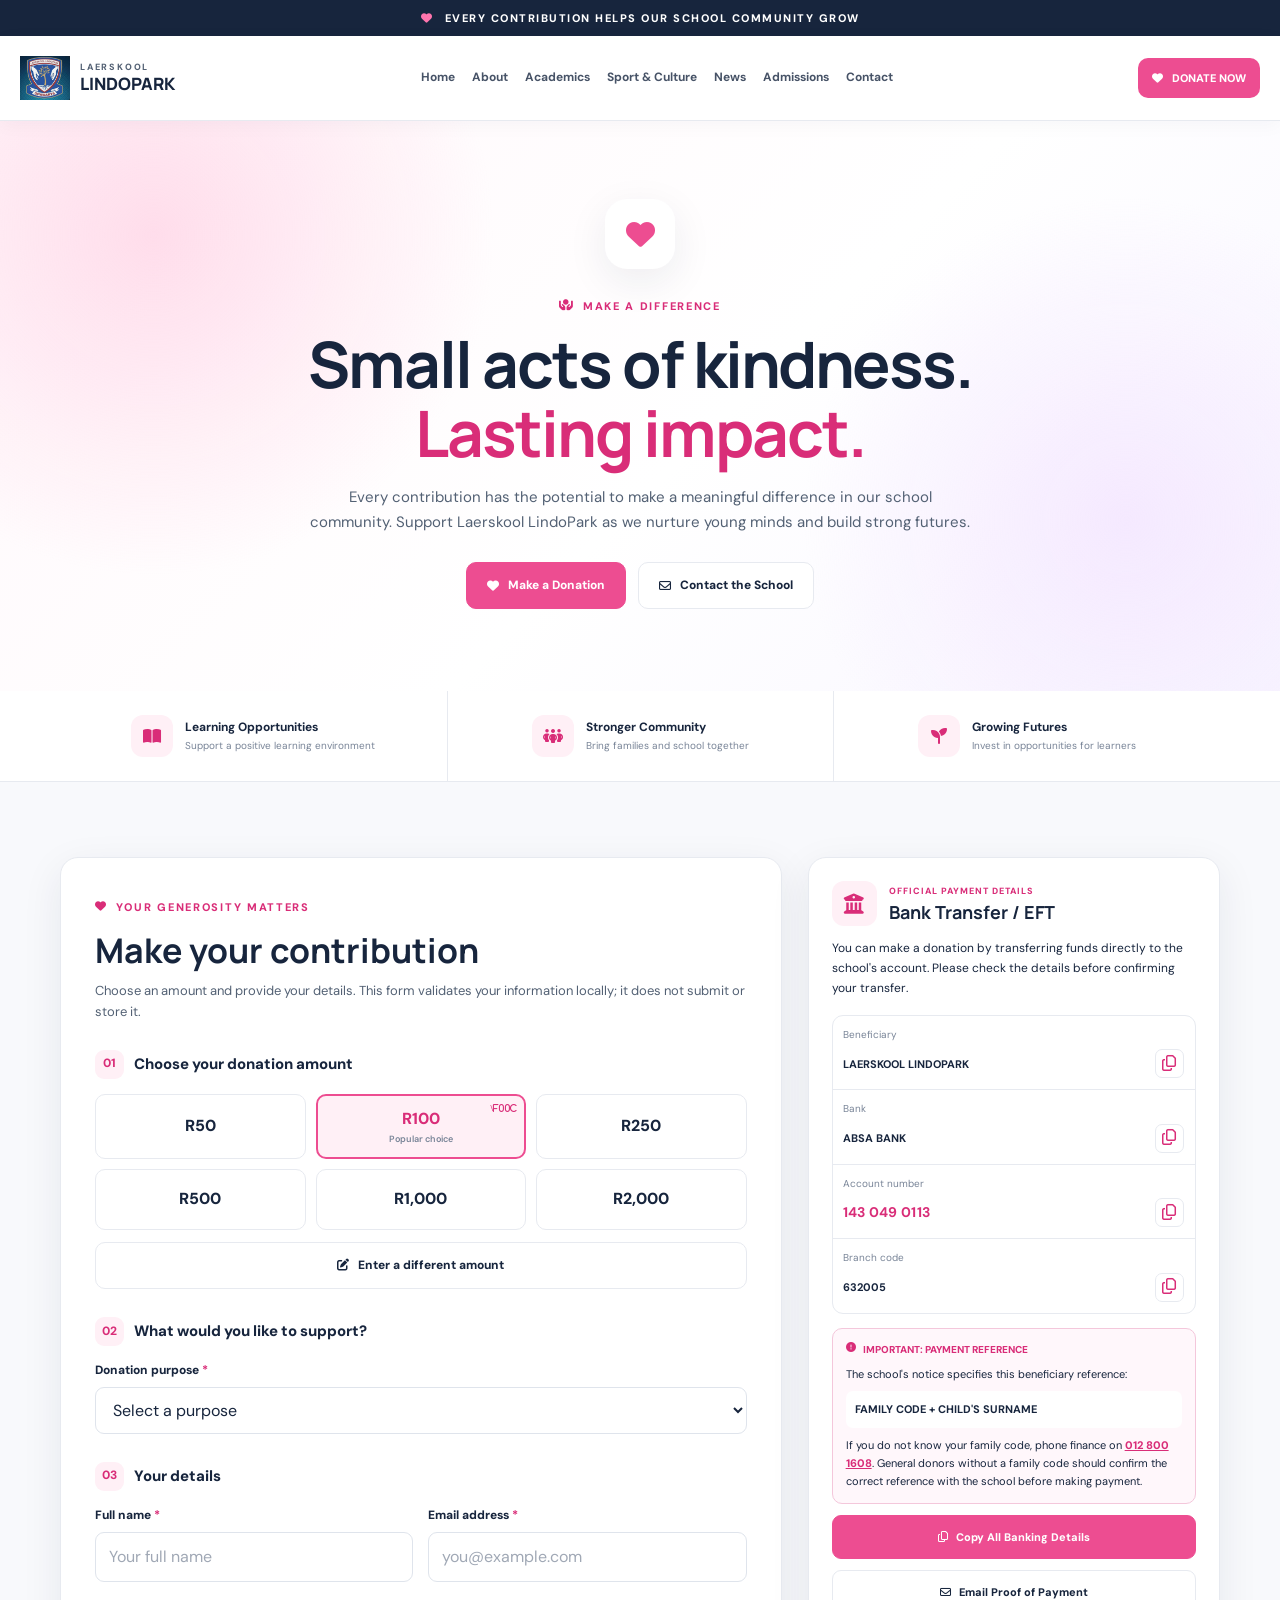
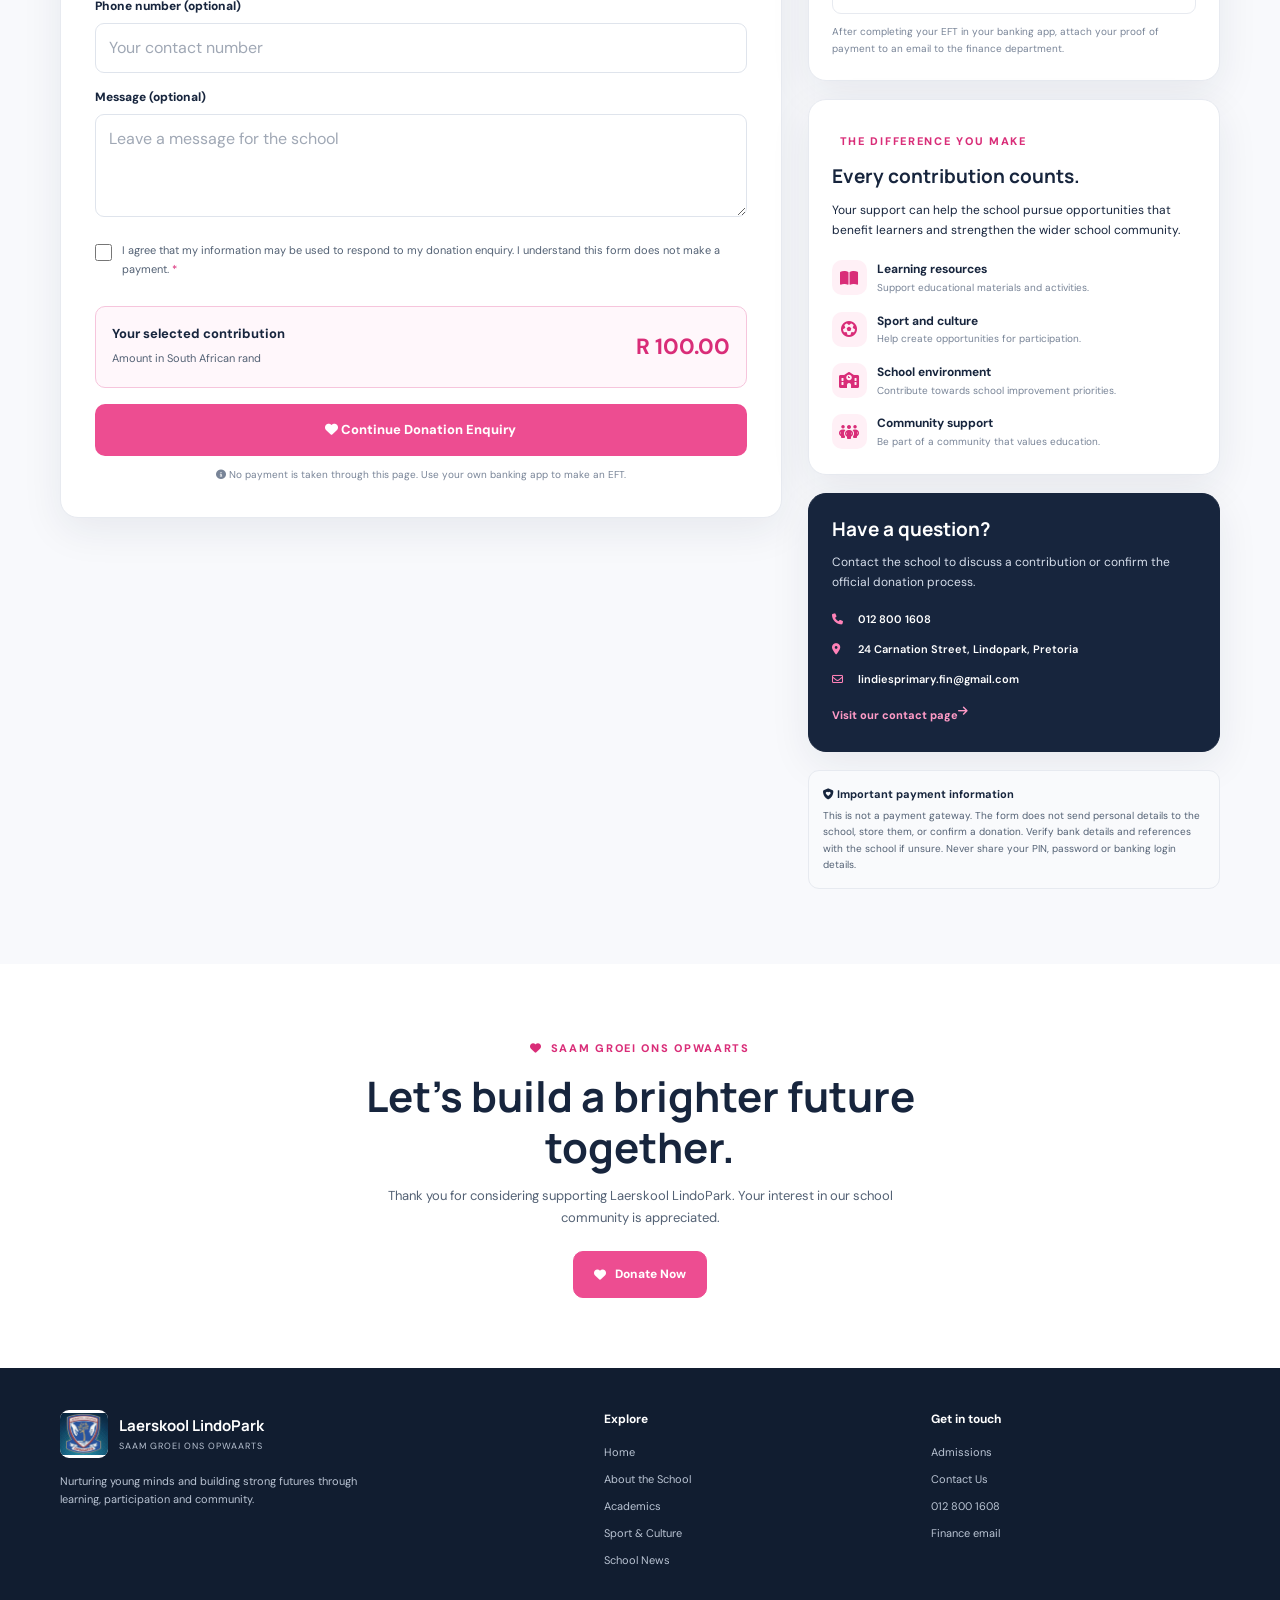
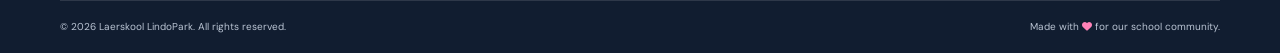
<file: donate.html>
<!DOCTYPE html>
<html lang="en">
<head>
<meta charset="UTF-8">
<meta name="viewport" content="width=device-width, initial-scale=1">
<meta name="theme-color" content="#ffffff">
<meta name="description" content="Support Laerskool LindoPark and help nurture young minds and build strong futures.">
<title>Donate | Laerskool LindoPark</title>
<link rel="preconnect" href="https://fonts.googleapis.com">
<link rel="preconnect" href="https://fonts.gstatic.com" crossorigin>
<link href="https://fonts.googleapis.com/css2?family=DM+Sans:wght@400;500;600;700;800&family=Manrope:wght@400;500;600;700;800&display=swap" rel="stylesheet">
<link rel="stylesheet" href="https://cdnjs.cloudflare.com/ajax/libs/font-awesome/6.5.2/css/all.min.css">
<style>
:root{--pink:#ed4d91;--pink-dark:#d92d78;--pink-light:#fff0f6;--navy:#17253d;--text:#536174;--muted:#788497;--white:#fff;--bg:#f8f9fc;--border:#e7eaf0;--green:#198754;--radius:18px;--shadow:0 12px 40px rgba(23,37,61,.08)}
*{box-sizing:border-box;margin:0;padding:0}html{scroll-behavior:smooth;scroll-padding-top:100px}body{font-family:"DM Sans",sans-serif;color:var(--navy);background:#fff;line-height:1.65;overflow-x:hidden}body.menu-open{overflow:hidden}button,input,select,textarea{font:inherit}button,a{-webkit-tap-highlight-color:transparent}a{color:inherit;text-decoration:none}button{cursor:pointer}img{max-width:100%;display:block}.container{width:min(1160px,calc(100% - 40px));margin:auto}
.announcement{padding:9px 15px;background:var(--navy);color:#fff;text-align:center;font-size:11px;font-weight:800;letter-spacing:1.5px}.announcement i{color:#ff75ae;margin-right:7px}
.site-header{position:sticky;top:0;z-index:1000;background:rgba(255,255,255,.97);border-bottom:1px solid var(--border);box-shadow:0 4px 18px rgba(23,37,61,.035)}.nav-container{min-height:84px;width:min(1320px,calc(100% - 40px));margin:auto;display:flex;align-items:center;justify-content:space-between;gap:18px}.brand{display:flex;align-items:center;gap:10px;flex-shrink:0}.brand img{width:50px;height:50px;object-fit:contain}.brand-name{display:flex;flex-direction:column;line-height:1.25}.brand-name span{font-size:9px;letter-spacing:1.8px;font-weight:800;color:var(--text)}.brand-name strong{font-family:Manrope,sans-serif;font-size:17px;font-weight:800}.desktop-nav{display:flex;align-items:center;gap:17px}.desktop-nav a{font-size:12px;font-weight:700;color:#475367;white-space:nowrap}.desktop-nav a:hover,.desktop-nav a.active{color:var(--pink-dark)}.desktop-nav a.active{position:relative}.desktop-nav a.active:after{content:"";position:absolute;left:0;right:0;bottom:-12px;height:3px;background:var(--pink);border-radius:4px}.donate-now-btn,.primary-btn,.secondary-btn{display:inline-flex;justify-content:center;align-items:center;gap:9px;border-radius:10px;font-weight:800;transition:.2s ease}.donate-now-btn{padding:11px 14px;background:var(--pink);color:#fff;border:0;font-size:11px;white-space:nowrap}.donate-now-btn:hover,.primary-btn:hover{background:var(--pink-dark);transform:translateY(-1px)}.menu-toggle{display:none;width:42px;height:42px;align-items:center;justify-content:center;flex-direction:column;gap:5px;border:1px solid var(--border);border-radius:10px;background:#fff}.menu-toggle span{width:19px;height:2px;background:var(--navy);border-radius:4px}
.mobile-overlay{position:fixed;inset:0;background:rgba(14,23,39,.55);z-index:1998;opacity:0;visibility:hidden;transition:.25s}.mobile-overlay.open{opacity:1;visibility:visible}.mobile-sidebar{position:fixed;top:0;right:0;width:min(340px,88vw);height:100dvh;padding:24px;background:#fff;z-index:1999;transform:translateX(105%);transition:transform .3s;overflow-y:auto;visibility:hidden}.mobile-sidebar.open{transform:translateX(0);visibility:visible}.sidebar-top{display:flex;justify-content:space-between;align-items:center;gap:12px;margin-bottom:26px}.sidebar-close{width:42px;height:42px;border:1px solid var(--border);border-radius:10px;background:#fff;font-size:18px}.mobile-nav{display:flex;flex-direction:column;gap:5px}.mobile-nav a{padding:12px;border-radius:9px;font-weight:700}.mobile-nav a:hover,.mobile-nav a.active{color:var(--pink-dark);background:var(--pink-light);border-left:3px solid var(--pink)}.mobile-sidebar .donate-now-btn{width:100%;margin-top:20px}
.hero{padding:78px 20px 82px;text-align:center;overflow:hidden;background:radial-gradient(circle at 12% 20%,rgba(255,193,219,.5),transparent 28%),radial-gradient(circle at 88% 70%,rgba(239,217,255,.5),transparent 27%),linear-gradient(135deg,#fff8fb,#fff 55%,#f8f6ff)}.hero-icon{width:70px;height:70px;margin:0 auto 22px;display:grid;place-items:center;background:#fff;border-radius:22px;color:var(--pink);font-size:29px;box-shadow:var(--shadow)}.eyebrow{display:inline-flex;align-items:center;gap:8px;color:var(--pink-dark);font-size:11px;font-weight:800;letter-spacing:1.7px;margin-bottom:14px}.hero h1{font-family:Manrope,sans-serif;font-size:clamp(36px,6vw,64px);line-height:1.08;letter-spacing:-2px;margin:0 auto 18px;max-width:850px}.hero h1 span{color:var(--pink-dark)}.hero p{max-width:660px;margin:auto;color:var(--text);font-size:15px}.hero-actions{display:flex;justify-content:center;align-items:center;flex-wrap:wrap;gap:12px;margin-top:28px}.primary-btn,.secondary-btn{min-height:47px;padding:12px 20px;font-size:12px}.primary-btn{background:var(--pink);color:#fff;border:1px solid var(--pink)}.secondary-btn{background:#fff;color:var(--navy);border:1px solid var(--border)}.secondary-btn:hover{border-color:var(--pink);color:var(--pink-dark)}
.impact-strip{border-bottom:1px solid var(--border)}.impact-grid{display:grid;grid-template-columns:repeat(3,1fr)}.impact-item{padding:24px 14px;display:flex;align-items:center;justify-content:center;gap:12px}.impact-item+.impact-item{border-left:1px solid var(--border)}.impact-icon{width:42px;height:42px;display:grid;place-items:center;flex-shrink:0;border-radius:12px;background:var(--pink-light);color:var(--pink-dark)}.impact-item strong{display:block;font-size:12px}.impact-item span{display:block;color:var(--muted);font-size:10px}
.donation-section{padding:75px 0;background:var(--bg);scroll-margin-top:100px}.layout{display:grid;grid-template-columns:minmax(0,1.4fr) minmax(290px,.8fr);gap:26px;align-items:start}.card{background:#fff;border:1px solid var(--border);border-radius:var(--radius);box-shadow:var(--shadow);padding:clamp(21px,3.5vw,34px)}.form-heading{margin-bottom:27px}.form-heading h2{font-family:Manrope,sans-serif;font-size:clamp(26px,3vw,34px);line-height:1.2;margin-bottom:9px}.form-heading p,.card p{color:var(--text);font-size:13px}.step{margin-bottom:28px}.step-title{display:flex;align-items:center;gap:10px;margin-bottom:15px;font-size:15px;font-weight:800}.step-num{width:29px;height:29px;display:grid;place-items:center;border-radius:9px;background:var(--pink-light);color:var(--pink-dark);font-size:12px}.amount-grid{display:grid;grid-template-columns:repeat(3,minmax(0,1fr));gap:10px}.amount-option{position:relative;min-height:61px;padding:11px 7px;border:1px solid var(--border);border-radius:10px;background:#fff;color:var(--navy);font-size:16px;font-weight:800}.amount-option small{display:block;color:var(--muted);font-size:9px;font-weight:600}.amount-option:hover{border-color:var(--pink)}.amount-option.selected{border:2px solid var(--pink);padding:10px 6px;background:var(--pink-light);color:var(--pink-dark)}.amount-option.selected:after{content:"\\f00c";font-family:"Font Awesome 6 Free";font-weight:900;position:absolute;top:5px;right:7px;font-size:9px}.custom-wrap[hidden]{display:none}.field-label{display:block;margin-bottom:6px;font-size:12px;font-weight:800}.field{width:100%;min-height:46px;padding:11px 13px;border:1px solid #dfe4ec;border-radius:9px;background:#fff;color:var(--navy);outline:none}.field:focus{border-color:var(--pink);box-shadow:0 0 0 3px rgba(237,77,145,.12)}.field::placeholder{color:#a0a8b5}.prefix{display:flex;border:1px solid #dfe4ec;border-radius:9px;overflow:hidden}.prefix span{display:flex;align-items:center;padding:0 13px;background:#f5f6fa;border-right:1px solid #dfe4ec;font-weight:800}.prefix input{border:0;border-radius:0}.form-grid{display:grid;grid-template-columns:repeat(2,minmax(0,1fr));gap:15px}.full{grid-column:1/-1}.checkbox{display:flex;align-items:flex-start;gap:10px;margin-top:16px;color:var(--text);font-size:11px}.checkbox input{width:17px;height:17px;margin-top:3px;accent-color:var(--pink-dark);flex-shrink:0}.required{color:var(--pink-dark)}.summary{display:flex;justify-content:space-between;align-items:center;gap:12px;padding:16px;margin:23px 0 16px;border:1px solid #f6c5dc;border-radius:10px;background:#fff7fb}.summary span{color:var(--text);font-size:11px}.summary strong{color:var(--pink-dark);font-size:22px}.submit{width:100%;min-height:52px;border:0;border-radius:10px;background:var(--pink);color:#fff;font-weight:800;font-size:13px}.submit:hover{background:var(--pink-dark)}.fine-print{text-align:center!important;margin-top:11px;color:var(--muted)!important;font-size:10px!important}.message{display:none;padding:14px;margin-top:16px;border-radius:9px;font-size:12px;overflow-wrap:anywhere}.message.visible{display:block}.message.success{background:#effaf3;color:#17663a;border:1px solid #c7ecd4}.message.error{background:#fff0f0;color:#a51d2d;border:1px solid #ffd2d2}
.sidebar{display:grid;gap:18px}.side-card{padding:23px;background:#fff;border:1px solid var(--border);border-radius:var(--radius);box-shadow:var(--shadow)}.side-card h3{font-family:Manrope,sans-serif;font-size:19px;line-height:1.3;margin-bottom:12px}.side-card p{font-size:12px}.bank-heading{display:flex;align-items:center;gap:12px;margin-bottom:13px}.bank-icon{width:45px;height:45px;display:grid;place-items:center;flex-shrink:0;border-radius:12px;background:var(--pink-light);color:var(--pink-dark);font-size:20px}.bank-eyebrow{display:block;color:var(--pink-dark);font-size:9px;font-weight:800;letter-spacing:1px}.bank-heading h3{margin:2px 0 0;font-size:18px}.bank-intro{margin-bottom:16px}.bank-details{border:1px solid var(--border);border-radius:11px;overflow:hidden}.bank-row{display:grid;grid-template-columns:minmax(0,1fr) 30px;gap:6px;align-items:center;padding:11px 10px}.bank-row+.bank-row{border-top:1px solid var(--border)}.bank-row .meta{grid-column:1/-1;color:var(--muted);font-size:10px}.bank-row strong{font-size:11px;overflow-wrap:anywhere}.bank-row .account{font-size:14px;color:var(--pink-dark);letter-spacing:.3px}.copy-field{width:29px;height:29px;border:1px solid var(--border);border-radius:7px;background:#fff;color:var(--pink-dark)}.copy-field:hover{background:var(--pink-light);border-color:var(--pink)}.reference{margin-top:14px;padding:13px;border:1px solid #f4c7db;border-radius:10px;background:#fff7fb}.reference-title{display:flex;gap:7px;color:var(--pink-dark);font-size:10px;font-weight:800;margin-bottom:7px}.reference p{font-size:11px}.reference-format{display:block;margin:8px 0;padding:9px;background:#fff;border-radius:7px;font-size:11px;overflow-wrap:anywhere}.reference a{color:var(--pink-dark);font-weight:800;text-decoration:underline}.bank-action{width:100%;min-height:44px;display:flex;justify-content:center;align-items:center;gap:8px;margin-top:11px;padding:11px;border-radius:9px;font-size:11px;font-weight:800}.copy-all{background:var(--pink);color:#fff;border:1px solid var(--pink)}.copy-all:hover{background:var(--pink-dark)}.email-proof{background:#fff;border:1px solid var(--border);color:var(--navy)}.email-proof:hover{border-color:var(--pink);color:var(--pink-dark);background:var(--pink-light)}.bank-note{margin-top:10px!important;color:var(--muted)!important;font-size:10px!important}.copy-status{display:none;margin-top:11px;padding:10px;border-radius:8px;background:#effaf3;color:#17663a;font-size:11px;overflow-wrap:anywhere}.copy-status.visible{display:block}.copy-status.error{background:#fff0f0;color:#a51d2d}.impact-list{list-style:none;display:grid;gap:15px;margin-top:20px}.impact-list li{display:flex;gap:10px}.impact-list li>i{width:35px;height:35px;display:grid;place-items:center;flex-shrink:0;border-radius:10px;background:var(--pink-light);color:var(--pink-dark)}.impact-list strong{display:block;font-size:12px}.impact-list span{display:block;color:var(--muted);font-size:10px}.contact-card{background:var(--navy);color:#fff;border-color:var(--navy)}.contact-card p{color:#d6deeb}.contact-details{display:grid;gap:12px;margin-top:17px}.contact-details a{display:flex;align-items:flex-start;gap:10px;font-size:11px;font-weight:600;overflow-wrap:anywhere}.contact-details i{color:#ff82b8;width:16px;margin-top:4px}.contact-link{display:inline-flex;margin-top:18px;color:#ff9bc7;font-size:11px;font-weight:800}.honesty{padding:14px;border:1px solid var(--border);border-radius:11px;background:#f9fafc;color:var(--text);font-size:10px}.honesty strong{display:block;color:var(--navy);font-size:11px;margin-bottom:5px}
.closing{padding:70px 20px;text-align:center}.closing h2{font-family:Manrope,sans-serif;font-size:clamp(28px,4vw,42px);line-height:1.2;max-width:700px;margin:0 auto 13px}.closing p{max-width:570px;margin:auto;color:var(--text);font-size:13px}.closing .primary-btn{margin-top:23px}.footer{padding:42px 0 18px;background:#111d30;color:#fff}.footer-main{display:grid;grid-template-columns:1.4fr .8fr .8fr;gap:38px;padding-bottom:30px}.footer-brand{display:flex;align-items:center;gap:11px;margin-bottom:14px}.footer-brand img{width:48px;height:48px;object-fit:contain;background:#fff;border-radius:9px}.footer-brand strong{display:block;font-family:Manrope,sans-serif;font-size:15px}.footer-brand span{display:block;font-size:9px;color:#bac4d3;letter-spacing:1px}.footer-about p{max-width:340px;color:#bac4d3;font-size:11px}.footer-column h4{font-size:12px;margin-bottom:13px}.footer-links{display:grid;gap:9px}.footer-links a{color:#bac4d3;font-size:11px}.footer-links a:hover{color:#ff9bc7}.footer-bottom{display:flex;justify-content:space-between;flex-wrap:wrap;gap:10px;padding-top:18px;border-top:1px solid rgba(255,255,255,.12);color:#bac4d3;font-size:10px}.footer-bottom i{color:#ff82b8}.back-top{position:fixed;right:18px;bottom:18px;z-index:900;width:43px;height:43px;border:0;border-radius:12px;background:var(--pink);color:#fff;box-shadow:var(--shadow);opacity:0;visibility:hidden;transform:translateY(8px);transition:.2s}.back-top.visible{opacity:1;visibility:visible;transform:none}.back-top:hover{background:var(--pink-dark)}
a:focus-visible,button:focus-visible,input:focus-visible,select:focus-visible,textarea:focus-visible{outline:3px solid rgba(237,77,145,.45);outline-offset:3px}
@media(max-width:1120px){.desktop-nav{gap:11px}.desktop-nav a{font-size:11px}.nav-container{gap:12px}.brand img{width:44px;height:44px}.brand-name strong{font-size:15px}}
@media(max-width:960px){.desktop-nav{display:none}.nav-container{min-height:75px}.menu-toggle{display:flex}.nav-container>.donate-now-btn{margin-left:auto}.layout{grid-template-columns:1fr}.sidebar{grid-template-columns:repeat(2,minmax(0,1fr))}.bank-card{grid-column:1/-1}.footer-main{gap:25px}}
@media(max-width:620px){.container{width:calc(100% - 30px)}.nav-container{width:calc(100% - 24px);gap:8px}.brand{gap:6px}.brand img{width:37px;height:37px}.brand-name span{font-size:8px;letter-spacing:1px}.brand-name strong{font-size:13px}.nav-container>.donate-now-btn{padding:9px 10px;font-size:9px;gap:5px}.nav-container>.donate-now-btn i{font-size:12px}.menu-toggle{width:37px;height:37px;flex-shrink:0}.announcement{font-size:9px;letter-spacing:.8px}.hero{padding:54px 17px 58px}.hero h1{letter-spacing:-1.4px}.hero p{font-size:13px}.impact-grid{grid-template-columns:1fr;padding:7px 0}.impact-item{justify-content:flex-start;padding:12px 3px}.impact-item+.impact-item{border-left:0;border-top:1px solid var(--border)}.donation-section{padding:48px 0}.card{padding:20px 15px}.amount-grid{grid-template-columns:repeat(2,minmax(0,1fr))}.form-grid{grid-template-columns:1fr;gap:13px}.full{grid-column:auto}.sidebar{grid-template-columns:1fr}.bank-card{grid-column:auto}.footer-main{grid-template-columns:1fr;gap:25px}.footer-bottom{flex-direction:column;align-items:flex-start}.closing{padding:52px 18px}.back-top{right:12px;bottom:12px}}
@media(prefers-reduced-motion:reduce){html{scroll-behavior:auto}*,*:before,*:after{animation-duration:.01ms!important;animation-iteration-count:1!important;transition-duration:.01ms!important}}
</style>
</head>
<body>
<div class="announcement"><i class="fa-solid fa-heart" aria-hidden="true"></i> EVERY CONTRIBUTION HELPS OUR SCHOOL COMMUNITY GROW</div>
<header class="site-header">
  <div class="nav-container">
    <a href="index.html" class="brand" aria-label="Laerskool LindoPark home"><img src="assets/images/logo.png" alt="Laerskool LindoPark logo"><div class="brand-name"><span>LAERSKOOL</span><strong>LINDOPARK</strong></div></a>
    <nav class="desktop-nav" aria-label="Main navigation">
      <a href="index.html">Home</a><a href="about.html">About</a><a href="academics.html">Academics</a><a href="sport-culture.html">Sport &amp; Culture</a><a href="news.html">News</a><a href="admissions.html">Admissions</a><a href="contact.html">Contact</a>
    </nav>
    <a href="#donationForm" class="donate-now-btn js-donate-scroll"><i class="fa-solid fa-heart" aria-hidden="true"></i> DONATE NOW</a>
    <button class="menu-toggle" id="menuToggle" type="button" aria-label="Open navigation" aria-expanded="false" aria-controls="mobileSidebar"><span></span><span></span><span></span></button>
  </div>
</header>
<div class="mobile-overlay" id="mobileOverlay" aria-hidden="true"></div>
<aside class="mobile-sidebar" id="mobileSidebar" aria-label="Mobile navigation" aria-hidden="true" inert>
  <div class="sidebar-top"><a href="index.html" class="brand"><img src="assets/images/logo.png" alt="Laerskool LindoPark logo"><div class="brand-name"><span>LAERSKOOL</span><strong>LINDOPARK</strong></div></a><button class="sidebar-close" id="sidebarClose" type="button" aria-label="Close navigation"><i class="fa-solid fa-xmark"></i></button></div>
  <nav class="mobile-nav" aria-label="Mobile main navigation"><a href="index.html">Home</a><a href="about.html">About</a><a href="academics.html">Academics</a><a href="sport-culture.html">Sport &amp; Culture</a><a href="news.html">News</a><a href="admissions.html">Admissions</a><a href="contact.html">Contact</a></nav>
  <a href="#donationForm" class="donate-now-btn js-donate-scroll"><i class="fa-solid fa-heart"></i> DONATE NOW</a>
</aside>
<main>
<section class="hero">
  <div class="hero-icon"><i class="fa-solid fa-heart"></i></div>
  <div class="eyebrow"><i class="fa-solid fa-hands-holding-circle"></i> MAKE A DIFFERENCE</div>
  <h1>Small acts of kindness.<br><span>Lasting impact.</span></h1>
  <p>Every contribution has the potential to make a meaningful difference in our school community. Support Laerskool LindoPark as we nurture young minds and build strong futures.</p>
  <div class="hero-actions"><a href="#donationForm" class="primary-btn js-donate-scroll"><i class="fa-solid fa-heart"></i> Make a Donation</a><a href="contact.html" class="secondary-btn"><i class="fa-regular fa-envelope"></i> Contact the School</a></div>
</section>
<section class="impact-strip" aria-label="Our values"><div class="container impact-grid">
  <div class="impact-item"><div class="impact-icon"><i class="fa-solid fa-book-open"></i></div><div><strong>Learning Opportunities</strong><span>Support a positive learning environment</span></div></div>
  <div class="impact-item"><div class="impact-icon"><i class="fa-solid fa-people-group"></i></div><div><strong>Stronger Community</strong><span>Bring families and school together</span></div></div>
  <div class="impact-item"><div class="impact-icon"><i class="fa-solid fa-seedling"></i></div><div><strong>Growing Futures</strong><span>Invest in opportunities for learners</span></div></div>
</div></section>
<section class="donation-section" id="donationForm"><div class="container"><div class="layout">
  <section class="card">
    <div class="form-heading"><div class="eyebrow"><i class="fa-solid fa-heart"></i> YOUR GENEROSITY MATTERS</div><h2>Make your contribution</h2><p>Choose an amount and provide your details. This form validates your information locally; it does not submit or store it.</p></div>
    <form id="donationFormElement" novalidate>
      <div class="step"><div class="step-title"><span class="step-num">01</span> Choose your donation amount</div>
        <div class="amount-grid" id="amountGrid" role="group" aria-label="Choose donation amount">
          <button type="button" class="amount-option" data-amount="50" aria-pressed="false">R50</button>
          <button type="button" class="amount-option selected" data-amount="100" aria-pressed="true">R100<small>Popular choice</small></button>
          <button type="button" class="amount-option" data-amount="250" aria-pressed="false">R250</button>
          <button type="button" class="amount-option" data-amount="500" aria-pressed="false">R500</button>
          <button type="button" class="amount-option" data-amount="1000" aria-pressed="false">R1,000</button>
          <button type="button" class="amount-option" data-amount="2000" aria-pressed="false">R2,000</button>
        </div>
        <div class="custom-wrap" id="customAmountWrap" hidden style="margin-top:13px"><label class="field-label" for="customAmount">Enter your own amount (ZAR)</label><div class="prefix"><span>R</span><input class="field" type="number" id="customAmount" min="1" max="1000000" step="0.01" inputmode="decimal" placeholder="Enter amount"></div><p style="font-size:10px;color:var(--muted);margin-top:6px">Enter an amount between R1 and R1,000,000.</p></div>
        <button type="button" class="secondary-btn" id="customAmountButton" style="width:100%;margin-top:12px"><i class="fa-solid fa-pen-to-square"></i> Enter a different amount</button>
      </div>
      <div class="step"><div class="step-title"><span class="step-num">02</span> What would you like to support?</div><label class="field-label" for="donationPurpose">Donation purpose <span class="required">*</span></label><select class="field" id="donationPurpose" required><option value="">Select a purpose</option><option>General school support</option><option>Learning resources</option><option>Sports and cultural activities</option><option>School facilities</option><option>Learner support</option><option>Other</option></select></div>
      <div class="step"><div class="step-title"><span class="step-num">03</span> Your details</div>
        <div class="form-grid">
          <div><label class="field-label" for="donorName">Full name <span class="required">*</span></label><input class="field" id="donorName" autocomplete="name" maxlength="100" placeholder="Your full name" required></div>
          <div><label class="field-label" for="donorEmail">Email address <span class="required">*</span></label><input class="field" type="email" id="donorEmail" autocomplete="email" maxlength="254" placeholder="you@example.com" required></div>
          <div class="full"><label class="field-label" for="donorPhone">Phone number (optional)</label><input class="field" type="tel" id="donorPhone" autocomplete="tel" maxlength="30" placeholder="Your contact number"></div>
          <div class="full"><label class="field-label" for="donorMessage">Message (optional)</label><textarea class="field" id="donorMessage" rows="3" maxlength="500" placeholder="Leave a message for the school"></textarea></div>
        </div>
        <label class="checkbox"><input type="checkbox" id="privacyConsent" required><span>I agree that my information may be used to respond to my donation enquiry. I understand this form does not make a payment. <span class="required">*</span></span></label>
      </div>
      <div class="summary"><div><strong style="display:block;font-size:13px;color:var(--navy)">Your selected contribution</strong><span>Amount in South African rand</span></div><strong id="donationTotal" aria-live="polite">R100.00</strong></div>
      <button type="submit" class="submit"><i class="fa-solid fa-heart"></i> Continue Donation Enquiry</button>
      <p class="fine-print"><i class="fa-solid fa-circle-info"></i> No payment is taken through this page. Use your own banking app to make an EFT.</p>
      <div class="message" id="formMessage" role="status" aria-live="polite"></div>
    </form>
  </section>
  <aside class="sidebar">
    <!-- OFFICIAL BANK DETAILS FROM SCHOOL NOTICE -->
    <section class="side-card bank-card" id="bankingDetails">
      <div class="bank-heading"><div class="bank-icon"><i class="fa-solid fa-building-columns"></i></div><div><span class="bank-eyebrow">OFFICIAL PAYMENT DETAILS</span><h3>Bank Transfer / EFT</h3></div></div>
      <p class="bank-intro">You can make a donation by transferring funds directly to the school's account. Please check the details before confirming your transfer.</p>
      <div class="bank-details">
        <div class="bank-row"><span class="meta">Beneficiary</span><strong>LAERSKOOL LINDOPARK</strong><button type="button" class="copy-field" data-copy="LAERSKOOL LINDOPARK" aria-label="Copy beneficiary"><i class="fa-regular fa-copy"></i></button></div>
        <div class="bank-row"><span class="meta">Bank</span><strong>ABSA BANK</strong><button type="button" class="copy-field" data-copy="ABSA BANK" aria-label="Copy bank name"><i class="fa-regular fa-copy"></i></button></div>
        <div class="bank-row"><span class="meta">Account number</span><strong class="account">143 049 0113</strong><button type="button" class="copy-field" data-copy="1430490113" aria-label="Copy account number"><i class="fa-regular fa-copy"></i></button></div>
        <div class="bank-row"><span class="meta">Branch code</span><strong>632005</strong><button type="button" class="copy-field" data-copy="632005" aria-label="Copy branch code"><i class="fa-regular fa-copy"></i></button></div>
      </div>
      <div class="reference"><div class="reference-title"><i class="fa-solid fa-circle-exclamation"></i> IMPORTANT: PAYMENT REFERENCE</div><p>The school's notice specifies this beneficiary reference:</p><strong class="reference-format">FAMILY CODE + CHILD'S SURNAME</strong><p>If you do not know your family code, phone finance on <a href="tel:+27128001608">012 800 1608</a>. General donors without a family code should confirm the correct reference with the school before making payment.</p></div>
      <button type="button" class="bank-action copy-all" id="copyAllBankDetails"><i class="fa-regular fa-copy"></i> Copy All Banking Details</button>
      <a class="bank-action email-proof" href="mailto:lindiesprimary.fin@gmail.com?subject=Proof%20of%20Payment%20-%20Laerskool%20LindoPark"><i class="fa-regular fa-envelope"></i> Email Proof of Payment</a>
      <p class="bank-note">After completing your EFT in your banking app, attach your proof of payment to an email to the finance department.</p>
      <div class="copy-status" id="bankCopyStatus" role="status" aria-live="polite"></div>
    </section>
    <section class="side-card"><div class="eyebrow"><i class="fa-solid fa-sparkles"></i> THE DIFFERENCE YOU MAKE</div><h3>Every contribution counts.</h3><p>Your support can help the school pursue opportunities that benefit learners and strengthen the wider school community.</p><ul class="impact-list">
      <li><i class="fa-solid fa-book-open"></i><div><strong>Learning resources</strong><span>Support educational materials and activities.</span></div></li>
      <li><i class="fa-solid fa-futbol"></i><div><strong>Sport and culture</strong><span>Help create opportunities for participation.</span></div></li>
      <li><i class="fa-solid fa-school"></i><div><strong>School environment</strong><span>Contribute towards school improvement priorities.</span></div></li>
      <li><i class="fa-solid fa-people-group"></i><div><strong>Community support</strong><span>Be part of a community that values education.</span></div></li>
    </ul></section>
    <section class="side-card contact-card"><h3>Have a question?</h3><p>Contact the school to discuss a contribution or confirm the official donation process.</p><div class="contact-details"><a href="tel:+27128001608"><i class="fa-solid fa-phone"></i>012 800 1608</a><a href="https://www.google.com/maps/search/?api=1&query=24+Carnation+Street+Lindopark+Pretoria" target="_blank" rel="noopener noreferrer"><i class="fa-solid fa-location-dot"></i>24 Carnation Street, Lindopark, Pretoria</a><a href="mailto:lindiesprimary.fin@gmail.com"><i class="fa-regular fa-envelope"></i>lindiesprimary.fin@gmail.com</a></div><a href="contact.html" class="contact-link">Visit our contact page <i class="fa-solid fa-arrow-right"></i></a></section>
    <div class="honesty"><strong><i class="fa-solid fa-shield-heart"></i> Important payment information</strong>This is not a payment gateway. The form does not send personal details to the school, store them, or confirm a donation. Verify bank details and references with the school if unsure. Never share your PIN, password or banking login details.</div>
  </aside>
</div></div></section>
<section class="closing"><div class="eyebrow"><i class="fa-solid fa-heart"></i> SAAM GROEI ONS OPWAARTS</div><h2>Let's build a brighter future together.</h2><p>Thank you for considering supporting Laerskool LindoPark. Your interest in our school community is appreciated.</p><a href="#donationForm" class="primary-btn js-donate-scroll"><i class="fa-solid fa-heart"></i> Donate Now</a></section>
</main>
<footer class="footer"><div class="container"><div class="footer-main">
  <div class="footer-about"><a href="index.html" class="footer-brand"><img src="assets/images/logo.png" alt="Laerskool LindoPark logo"><div><strong>Laerskool LindoPark</strong><span>SAAM GROEI ONS OPWAARTS</span></div></a><p>Nurturing young minds and building strong futures through learning, participation and community.</p></div>
  <div class="footer-column"><h4>Explore</h4><div class="footer-links"><a href="index.html">Home</a><a href="about.html">About the School</a><a href="academics.html">Academics</a><a href="sport-culture.html">Sport &amp; Culture</a><a href="news.html">School News</a></div></div>
  <div class="footer-column"><h4>Get in touch</h4><div class="footer-links"><a href="admissions.html">Admissions</a><a href="contact.html">Contact Us</a><a href="tel:+27128001608">012 800 1608</a><a href="mailto:lindiesprimary.fin@gmail.com">Finance email</a></div></div>
</div><div class="footer-bottom"><span>&copy; <span id="currentYear"></span> Laerskool LindoPark. All rights reserved.</span><span>Made with <i class="fa-solid fa-heart"></i> for our school community.</span></div></div></footer>
<button class="back-top" id="backToTop" type="button" aria-label="Back to top"><i class="fa-solid fa-arrow-up"></i></button>
<script>
document.addEventListener("DOMContentLoaded",()=>{
  const $=s=>document.querySelector(s), $$=s=>document.querySelectorAll(s);
  const menuToggle=$("#menuToggle"), sidebar=$("#mobileSidebar"), overlay=$("#mobileOverlay"), closeBtn=$("#sidebarClose");
  function openMenu(){sidebar.classList.add("open");overlay.classList.add("open");sidebar.removeAttribute("inert");sidebar.setAttribute("aria-hidden","false");overlay.setAttribute("aria-hidden","false");menuToggle.setAttribute("aria-expanded","true");document.body.classList.add("menu-open");closeBtn.focus()}
  function closeMenu(restore=false){sidebar.classList.remove("open");overlay.classList.remove("open");sidebar.setAttribute("inert","");sidebar.setAttribute("aria-hidden","true");overlay.setAttribute("aria-hidden","true");menuToggle.setAttribute("aria-expanded","false");document.body.classList.remove("menu-open");if(restore)menuToggle.focus()}
  menuToggle.addEventListener("click",openMenu);closeBtn.addEventListener("click",()=>closeMenu(true));overlay.addEventListener("click",()=>closeMenu(true));
  document.addEventListener("keydown",e=>{if(e.key==="Escape"&&sidebar.classList.contains("open"))closeMenu(true)});
  sidebar.querySelectorAll("a").forEach(a=>a.addEventListener("click",()=>closeMenu()));
  window.addEventListener("resize",()=>{if(innerWidth>960)closeMenu()});
  $$(".js-donate-scroll").forEach(a=>a.addEventListener("click",e=>{e.preventDefault();closeMenu();history.replaceState(null,"","#donationForm");$("#donationForm").scrollIntoView({behavior:matchMedia("(prefers-reduced-motion: reduce)").matches?"auto":"smooth",block:"start"})}));
  if(location.hash==="#donationForm")setTimeout(()=>$("#donationForm").scrollIntoView({behavior:"auto"}),100);

  // Highlight the current navigation page.
  const current=(location.pathname.split("/").pop()||"index.html").toLowerCase();
  $$(".desktop-nav a,.mobile-nav a").forEach(a=>{const target=(a.getAttribute("href")||"").split("#")[0].toLowerCase();if(target===current){a.classList.add("active");a.setAttribute("aria-current","page")}else{a.classList.remove("active");a.removeAttribute("aria-current")}});
  $$(".donate-now-btn").forEach(a=>{if(current==="donate.html"){a.classList.add("active");a.setAttribute("aria-current","page")}});

  let selected=100, custom=false;
  const amountButtons=$$(".amount-option"), customWrap=$("#customAmountWrap"), customInput=$("#customAmount"), total=$("#donationTotal"), msg=$("#formMessage");
  const money=n=>new Intl.NumberFormat("en-ZA",{style:"currency",currency:"ZAR",minimumFractionDigits:2,maximumFractionDigits:2}).format(n);
  function updateTotal(){const n=custom?Number(customInput.value):selected;total.textContent=Number.isFinite(n)&&n>0?money(n):"Enter amount"}
  function clearMessage(){msg.className="message";msg.textContent=""}
  function selectAmount(btn){custom=false;customWrap.hidden=true;customInput.required=false;customInput.setCustomValidity("");amountButtons.forEach(b=>{b.classList.remove("selected");b.setAttribute("aria-pressed","false")});btn.classList.add("selected");btn.setAttribute("aria-pressed","true");selected=Number(btn.dataset.amount);updateTotal();clearMessage()}
  amountButtons.forEach(b=>b.addEventListener("click",()=>selectAmount(b)));
  $("#customAmountButton").addEventListener("click",()=>{custom=true;customWrap.hidden=false;customInput.required=true;amountButtons.forEach(b=>{b.classList.remove("selected");b.setAttribute("aria-pressed","false")});updateTotal();customInput.focus();clearMessage()});
  customInput.addEventListener("input",()=>{customInput.setCustomValidity("");updateTotal();clearMessage()});
  function showMessage(type,text){msg.className="message visible "+type;msg.textContent=text;msg.scrollIntoView({behavior:"smooth",block:"nearest"})}
  $("#donationFormElement").addEventListener("submit",e=>{
    e.preventDefault();clearMessage();
    const amount=custom?Number(customInput.value):selected;
    if(!Number.isFinite(amount)||amount<1||amount>1000000){customInput.setCustomValidity("Please enter an amount between R1 and R1,000,000.");customInput.reportValidity();return}
    customInput.setCustomValidity("");
    const form=e.currentTarget;
    if(!form.checkValidity()){form.reportValidity();return}
    const purpose=$("#donationPurpose").value;
    showMessage("success","Your details passed browser validation. Selected amount: "+money(amount)+". Purpose: "+purpose+". No payment has been made and your personal details have not been sent or saved. Please use the bank details on this page and contact the school if you need a payment reference confirmed.");
  });
  $("#donationFormElement").querySelectorAll("input,select,textarea").forEach(el=>{el.addEventListener("input",clearMessage);el.addEventListener("change",clearMessage)});

  // Clipboard functions for individual bank fields and full details.
  const copyStatus=$("#bankCopyStatus");
  function status(text,error=false){copyStatus.textContent=text;copyStatus.classList.add("visible");copyStatus.classList.toggle("error",error)}
  async function copyText(text,success){try{if(navigator.clipboard&&window.isSecureContext){await navigator.clipboard.writeText(text)}else{const ta=document.createElement("textarea");ta.value=text;ta.setAttribute("readonly","");ta.style.position="fixed";ta.style.left="-9999px";document.body.appendChild(ta);ta.select();const ok=document.execCommand("copy");ta.remove();if(!ok)throw Error("Copy unavailable")}status(success)}catch(e){status("Your browser blocked copying. Please select and copy the details manually.",true)}}
  $$(".copy-field").forEach(btn=>btn.addEventListener("click",()=>copyText(btn.dataset.copy,"Copied: "+btn.dataset.copy)));
  $("#copyAllBankDetails").addEventListener("click",()=>copyText([
    "LAERSKOOL LINDOPARK - BANKING DETAILS",
    "Beneficiary: LAERSKOOL LINDOPARK",
    "Bank: ABSA BANK",
    "Account number: 1430490113",
    "Branch code: 632005",
    "Beneficiary reference: FAMILY CODE + CHILD'S SURNAME",
    "Finance telephone: 012 800 1608",
    "Proof of payment email: lindiesprimary.fin@gmail.com",
    "",
    "General donors without a family code should confirm the correct reference with the school before making payment."
  ].join("\\n"),"All banking details copied successfully."));

  const back=$("#backToTop");
  function updateBack(){back.classList.toggle("visible",window.scrollY>450)}
  window.addEventListener("scroll",updateBack,{passive:true});back.addEventListener("click",()=>window.scrollTo({top:0,behavior:matchMedia("(prefers-reduced-motion: reduce)").matches?"auto":"smooth"}));updateBack();
  $("#currentYear").textContent=new Date().getFullYear();
  updateTotal();
});
</script>
</body>
</html>
</file>
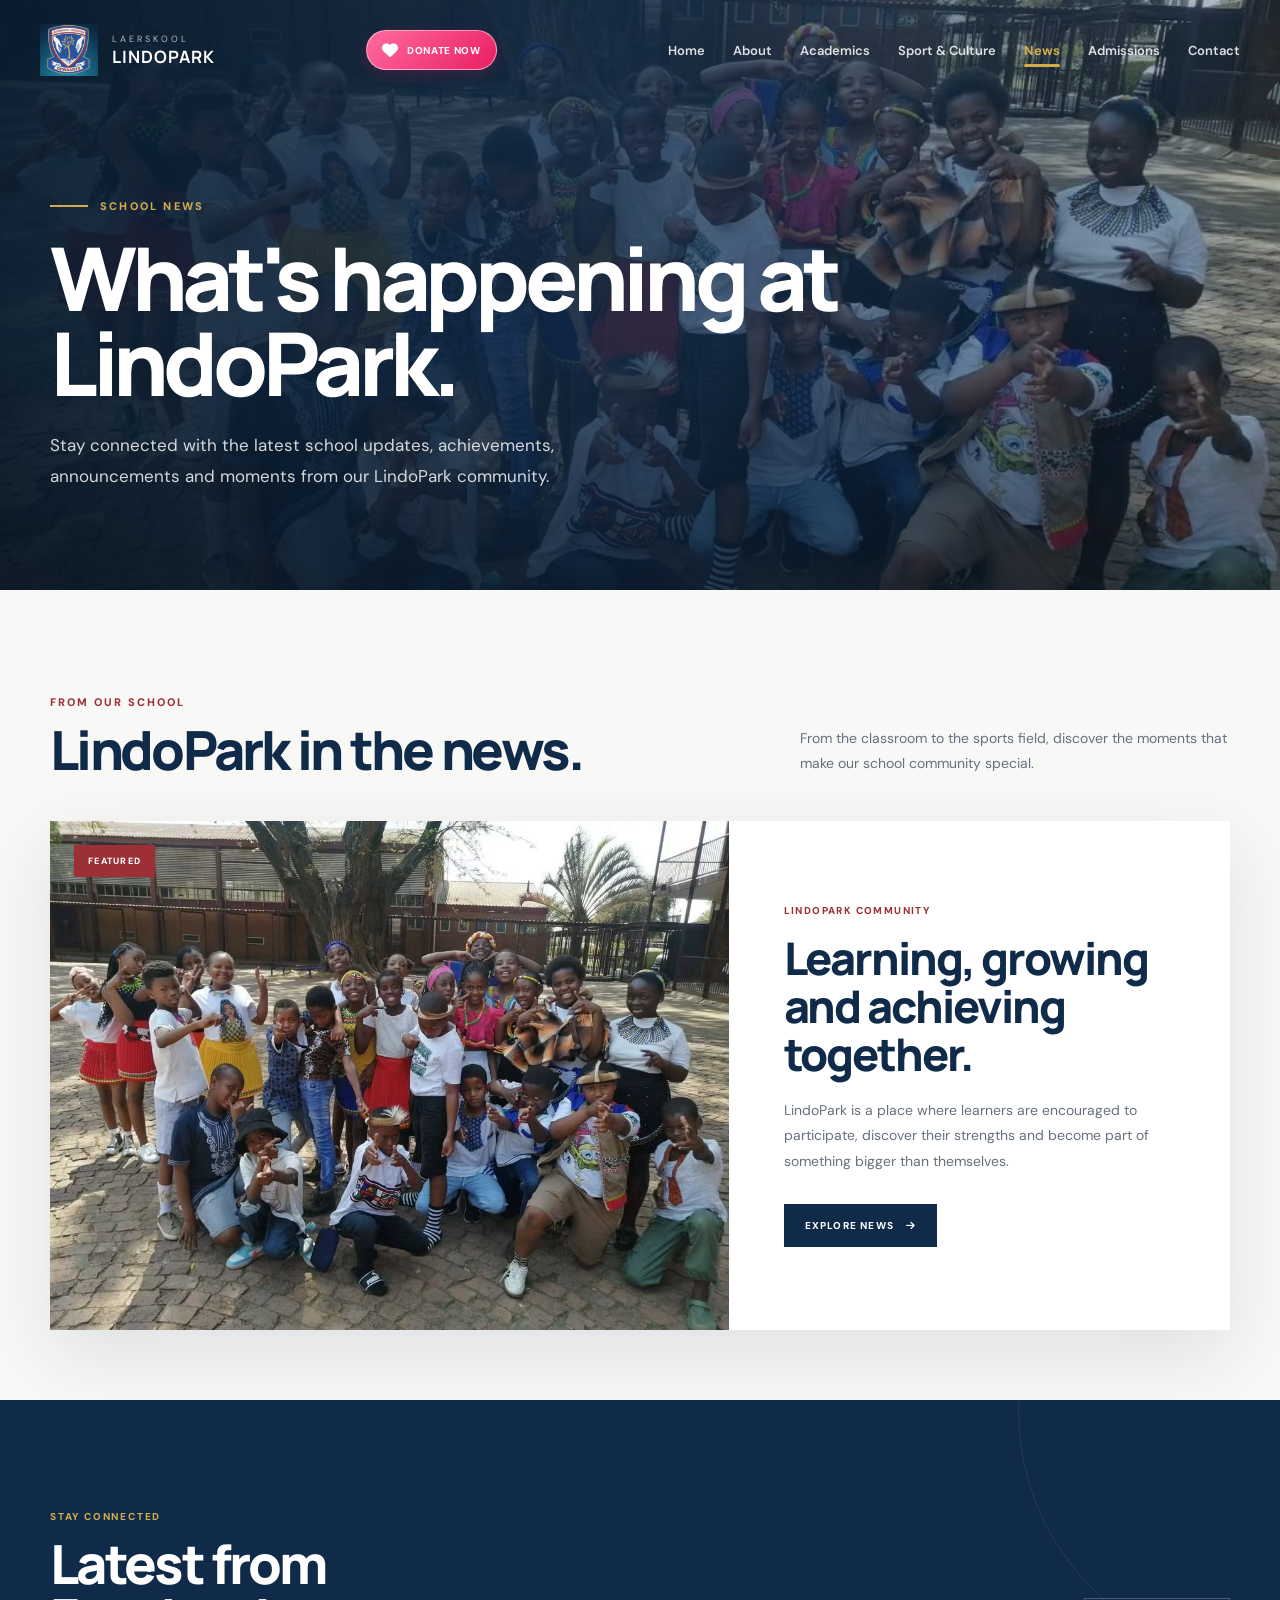
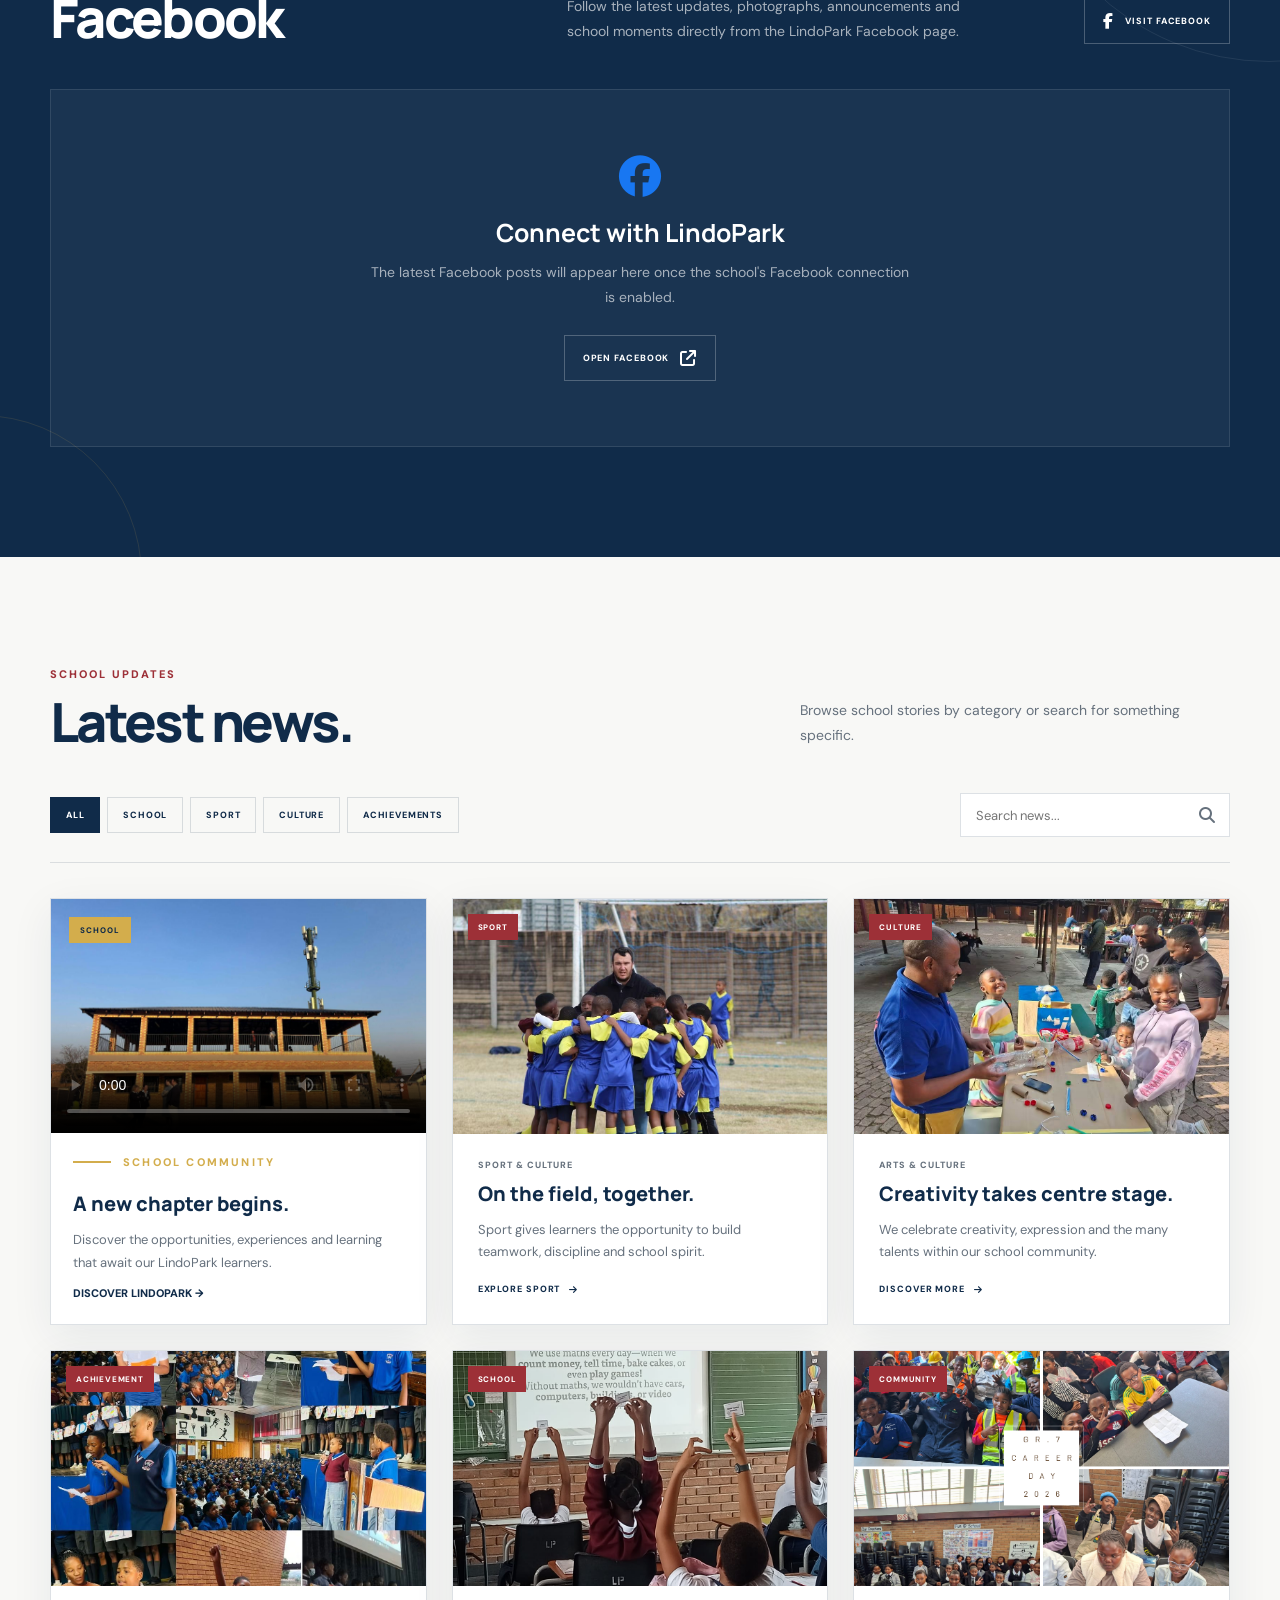
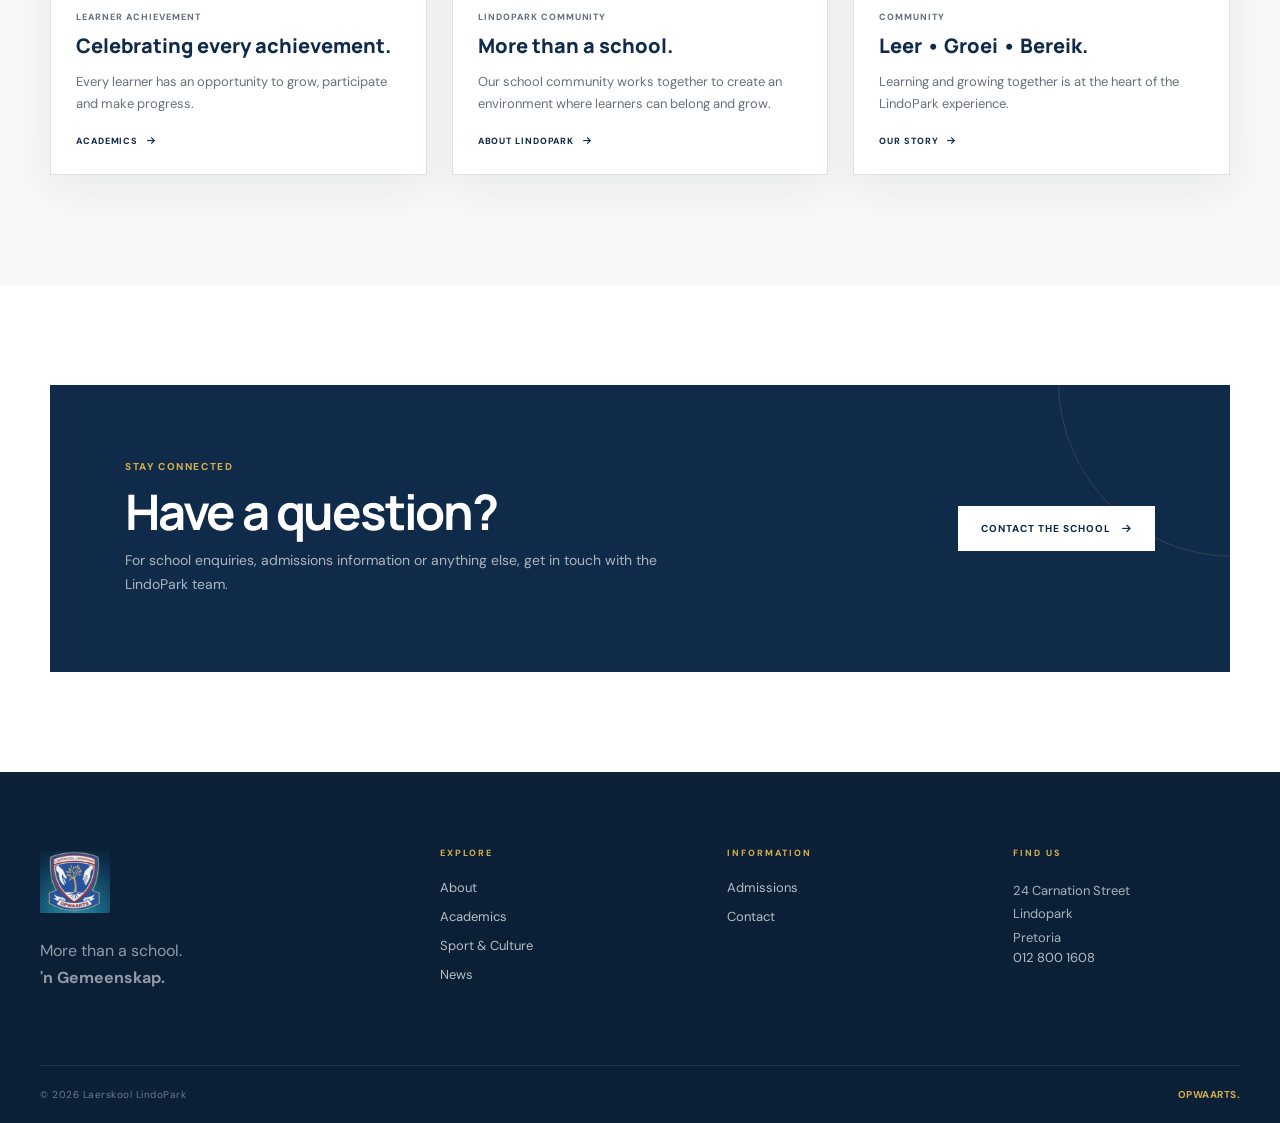
<file: news.html>
<!DOCTYPE html>
<html lang="en">
<head>
    <meta charset="UTF-8">
    <meta name="viewport" content="width=device-width, initial-scale=1.0">

    <title>News | Laerskool LindoPark</title>

    <meta
        name="description"
        content="Latest news, announcements and updates from Laerskool LindoPark."
    >

    <link rel="preconnect" href="https://fonts.googleapis.com">
    <link rel="preconnect" href="https://fonts.gstatic.com" crossorigin>

    <link
        href="https://fonts.googleapis.com/css2?family=DM+Sans:wght@400;500;600;700&family=Manrope:wght@400;500;600;700;800&display=swap"
        rel="stylesheet"
    >

    <link
        rel="stylesheet"
        href="https://cdnjs.cloudflare.com/ajax/libs/font-awesome/6.5.2/css/all.min.css"
    >

    <link rel="stylesheet" href="css/style.css">

    <style>

        /* =========================================================
           IMPORTANT SCROLL RESET
        ========================================================= */

        html {
            width: 100%;
            min-height: 100%;
            overflow-x: hidden !important;
            overflow-y: auto !important;
            scroll-behavior: smooth;
        }

        body {
            width: 100%;
            min-height: 100vh;
            margin: 0;
            overflow-x: hidden !important;
            overflow-y: auto !important;
            position: relative;
        }

        body.news-page {
            overflow-x: hidden !important;
            overflow-y: auto !important;
        }

        body.menu-open {
            overflow-x: hidden !important;
            overflow-y: auto !important;
            position: relative !important;
        }


        /* =========================================================
           HEADER OVERRIDES
        ========================================================= */

        .site-header {
            z-index: 9000;
        }


        /* =========================================================
           MOBILE MENU
        ========================================================= */

        .mobile-overlay {
            position: fixed !important;
            inset: 0 !important;
            z-index: 9997 !important;
            background: rgba(5, 18, 31, .55);
            opacity: 0;
            visibility: hidden;
            pointer-events: none;
            transition:
                opacity .3s ease,
                visibility .3s ease;
        }

        .mobile-overlay.active {
            opacity: 1;
            visibility: visible;
            pointer-events: auto;
        }

        .mobile-sidebar {
            position: fixed !important;
            top: 0 !important;
            right: 0 !important;
            width: min(390px, 88vw) !important;
            height: 100vh !important;
            height: 100dvh !important;
            z-index: 9998 !important;
            overflow-x: hidden !important;
            overflow-y: auto !important;
            -webkit-overflow-scrolling: touch;
            background: #fff;
            transform: translateX(105%);
            visibility: hidden;
            transition:
                transform .35s cubic-bezier(.77,0,.18,1),
                visibility .35s ease;
        }

        .mobile-sidebar.active {
            transform: translateX(0);
            visibility: visible;
        }

        .sidebar-close {
            cursor: pointer;
        }


        /* =========================================================
           HERO
        ========================================================= */

        .news-page {
            background: #f8f8f6;
        }

        .news-hero {
            min-height: 590px;
            position: relative;
            display: flex;
            align-items: center;
            background:
                linear-gradient(
                    90deg,
                    rgba(8, 27, 46, .94) 0%,
                    rgba(16, 43, 73, .78) 48%,
                    rgba(16, 43, 73, .28) 100%
                ),
                url("assets/images/gallery/culture-1.jpg")
                center center / cover no-repeat;
        }

        .news-hero::after {
            content: "";
            position: absolute;
            inset: 0;
            background:
                linear-gradient(
                    to bottom,
                    transparent 55%,
                    rgba(0,0,0,.28)
                );
            pointer-events: none;
        }

        .news-hero-content {
            width: min(1180px, calc(100% - 48px));
            margin: 0 auto;
            position: relative;
            z-index: 2;
            padding-top: 100px;
        }

        .news-eyebrow {
            display: flex;
            align-items: center;
            gap: 12px;
            color: #d3ad4c;
            font-size: 11px;
            font-weight: 800;
            letter-spacing: .2em;
            text-transform: uppercase;
            margin-bottom: 22px;
        }

        .news-eyebrow::before {
            content: "";
            width: 38px;
            height: 2px;
            background: #d3ad4c;
        }

        .news-hero h1 {
            max-width: 800px;
            margin: 0 0 25px;
            color: #fff;
            font-family: "Manrope", sans-serif;
            font-size: clamp(48px, 7vw, 88px);
            font-weight: 800;
            line-height: .97;
            letter-spacing: -.06em;
        }

        .news-hero p {
            max-width: 610px;
            margin: 0;
            color: rgba(255,255,255,.82);
            font-size: 17px;
            line-height: 1.8;
        }


        /* =========================================================
           CONTAINER
        ========================================================= */

        .news-container {
            width: min(1180px, calc(100% - 48px));
            margin: 0 auto;
        }


        /* =========================================================
           SECTION HEADING
        ========================================================= */

        .section-heading {
            display: flex;
            justify-content: space-between;
            align-items: flex-end;
            gap: 40px;
            margin-bottom: 45px;
        }

        .section-heading-left span {
            display: block;
            color: #9d3037;
            font-size: 11px;
            font-weight: 800;
            letter-spacing: .18em;
            text-transform: uppercase;
            margin-bottom: 13px;
        }

        .section-heading-left h2 {
            margin: 0;
            color: #102b49;
            font-family: "Manrope", sans-serif;
            font-size: clamp(34px, 5vw, 54px);
            font-weight: 800;
            line-height: 1;
            letter-spacing: -.05em;
        }

        .section-heading > p {
            max-width: 430px;
            margin: 0;
            color: #66717d;
            font-size: 14px;
            line-height: 1.8;
        }


        /* =========================================================
           FEATURED
        ========================================================= */

        .news-intro {
            padding: 105px 0 70px;
        }

        .featured-news {
            display: grid;
            grid-template-columns: 1.15fr .85fr;
            min-height: 500px;
            background: #fff;
            overflow: hidden;
            box-shadow: 0 25px 70px rgba(16,43,73,.11);
        }

        .featured-image {
            position: relative;
            min-height: 500px;
            overflow: hidden;
        }

        .featured-image img {
            width: 100%;
            height: 100%;
            display: block;
            object-fit: cover;
            transition: transform .8s ease;
        }

        .featured-news:hover .featured-image img {
            transform: scale(1.04);
        }

        .featured-label {
            position: absolute;
            top: 24px;
            left: 24px;
            padding: 10px 14px;
            background: #9d3037;
            color: #fff;
            font-size: 9px;
            font-weight: 800;
            letter-spacing: .14em;
            text-transform: uppercase;
        }

        .featured-content {
            display: flex;
            flex-direction: column;
            justify-content: center;
            padding: 55px;
        }

        .featured-date {
            color: #9d3037;
            font-size: 10px;
            font-weight: 800;
            letter-spacing: .14em;
            text-transform: uppercase;
            margin-bottom: 18px;
        }

        .featured-content h3 {
            margin: 0 0 20px;
            color: #102b49;
            font-family: "Manrope", sans-serif;
            font-size: clamp(29px, 4vw, 45px);
            font-weight: 800;
            line-height: 1.06;
            letter-spacing: -.045em;
        }

        .featured-content p {
            max-width: 500px;
            margin: 0 0 30px;
            color: #66717d;
            font-size: 14px;
            line-height: 1.8;
        }

        .news-button {
            display: inline-flex;
            align-items: center;
            justify-content: center;
            gap: 12px;
            width: fit-content;
            padding: 15px 21px;
            background: #102b49;
            color: #fff;
            text-decoration: none;
            font-size: 10px;
            font-weight: 800;
            letter-spacing: .12em;
            text-transform: uppercase;
            transition: .3s ease;
        }

        .news-button:hover {
            background: #9d3037;
            transform: translateY(-3px);
        }


        /* =========================================================
           FACEBOOK
        ========================================================= */

        .facebook-section {
            position: relative;
            padding: 110px 0;
            background: #102b49;
            overflow: hidden;
        }

        .facebook-section::before {
            content: "";
            position: absolute;
            width: 500px;
            height: 500px;
            right: -240px;
            top: -240px;
            border: 1px solid rgba(255,255,255,.08);
            border-radius: 50%;
        }

        .facebook-section::after {
            content: "";
            position: absolute;
            width: 320px;
            height: 320px;
            left: -180px;
            bottom: -180px;
            border: 1px solid rgba(211,173,76,.13);
            border-radius: 50%;
        }

        .facebook-header {
            position: relative;
            z-index: 2;
            display: grid;
            grid-template-columns: 1fr 1fr auto;
            align-items: end;
            gap: 35px;
            margin-bottom: 45px;
        }

        .facebook-heading span {
            display: block;
            color: #d3ad4c;
            font-size: 10px;
            font-weight: 800;
            letter-spacing: .18em;
            text-transform: uppercase;
            margin-bottom: 13px;
        }

        .facebook-heading h2 {
            margin: 0;
            color: #fff;
            font-family: "Manrope", sans-serif;
            font-size: clamp(34px, 5vw, 54px);
            font-weight: 800;
            line-height: 1;
            letter-spacing: -.05em;
        }

        .facebook-header > p {
            max-width: 400px;
            margin: 0;
            color: rgba(255,255,255,.64);
            font-size: 14px;
            line-height: 1.8;
        }

        .facebook-profile-button {
            display: inline-flex;
            align-items: center;
            justify-content: center;
            gap: 11px;
            min-height: 46px;
            padding: 0 18px;
            border: 1px solid rgba(255,255,255,.24);
            color: #fff;
            text-decoration: none;
            font-size: 9px;
            font-weight: 800;
            letter-spacing: .1em;
            text-transform: uppercase;
            white-space: nowrap;
            transition: .3s ease;
        }

        .facebook-profile-button:hover {
            background: #fff;
            color: #102b49;
        }

        .facebook-profile-button i {
            font-size: 16px;
        }


        /* =========================================================
           FACEBOOK FEED
        ========================================================= */

        .facebook-feed {
            position: relative;
            z-index: 2;
            display: grid;
            grid-template-columns: repeat(3, 1fr);
            gap: 22px;
        }

        .facebook-card {
            display: flex;
            flex-direction: column;
            min-height: 455px;
            background: #fff;
            overflow: hidden;
            box-shadow: 0 18px 50px rgba(0,0,0,.17);
            transition:
                transform .35s ease,
                box-shadow .35s ease;
        }

        .facebook-card:hover {
            transform: translateY(-8px);
            box-shadow: 0 25px 65px rgba(0,0,0,.25);
        }

        .facebook-card-media {
            position: relative;
            height: 230px;
            background: #e9edf0;
            overflow: hidden;
        }

        .facebook-card-media img {
            width: 100%;
            height: 100%;
            display: block;
            object-fit: cover;
            transition: transform .5s ease;
        }

        .facebook-card:hover .facebook-card-media img {
            transform: scale(1.05);
        }

        .facebook-card-badge {
            position: absolute;
            top: 15px;
            left: 15px;
            display: inline-flex;
            align-items: center;
            gap: 7px;
            padding: 8px 11px;
            background: #fff;
            color: #1877f2;
            font-size: 9px;
            font-weight: 800;
            letter-spacing: .08em;
            text-transform: uppercase;
            box-shadow: 0 5px 20px rgba(0,0,0,.12);
        }

        .facebook-card-body {
            flex: 1;
            display: flex;
            flex-direction: column;
            padding: 25px;
        }

        .facebook-card-date {
            color: #9d3037;
            font-size: 9px;
            font-weight: 800;
            letter-spacing: .13em;
            text-transform: uppercase;
            margin-bottom: 11px;
        }

        .facebook-card-body h3 {
            margin: 0 0 11px;
            color: #102b49;
            font-family: "Manrope", sans-serif;
            font-size: 20px;
            font-weight: 800;
            line-height: 1.25;
        }

        .facebook-card-body p {
            margin: 0 0 20px;
            color: #66717d;
            font-size: 13px;
            line-height: 1.7;
        }

        .facebook-card-footer {
            display: flex;
            align-items: center;
            justify-content: space-between;
            gap: 15px;
            margin-top: auto;
            padding-top: 15px;
            border-top: 1px solid #e8ebed;
        }

        .facebook-card-footer a {
            display: inline-flex;
            align-items: center;
            gap: 8px;
            color: #102b49;
            text-decoration: none;
            font-size: 9px;
            font-weight: 800;
            letter-spacing: .1em;
            text-transform: uppercase;
        }

        .facebook-card-footer a:hover {
            color: #9d3037;
        }

        .facebook-card-footer a i {
            color: #1877f2;
            font-size: 15px;
        }


        /* =========================================================
           FACEBOOK PLACEHOLDER
        ========================================================= */

        .facebook-media-placeholder {
            width: 100%;
            height: 100%;
            display: flex;
            flex-direction: column;
            align-items: center;
            justify-content: center;
            background:
                linear-gradient(
                    135deg,
                    #f4f5f6,
                    #e4e9ed
                );
            color: #102b49;
        }

        .facebook-media-placeholder i {
            margin-bottom: 12px;
            font-size: 40px;
            opacity: .22;
        }

        .facebook-media-placeholder span {
            font-size: 9px;
            font-weight: 800;
            letter-spacing: .13em;
            text-transform: uppercase;
            opacity: .45;
        }


        /* =========================================================
           LOADING
        ========================================================= */

        .facebook-loading {
            position: relative;
            z-index: 2;
            display: none;
            grid-template-columns: repeat(3, 1fr);
            gap: 22px;
        }

        .facebook-loading.active {
            display: grid;
        }

        .skeleton-card {
            height: 455px;
            background: rgba(255,255,255,.07);
            overflow: hidden;
            position: relative;
        }

        .skeleton-card::after {
            content: "";
            position: absolute;
            inset: 0;
            transform: translateX(-100%);
            background:
                linear-gradient(
                    90deg,
                    transparent,
                    rgba(255,255,255,.1),
                    transparent
                );
            animation: skeleton 1.5s infinite;
        }

        @keyframes skeleton {
            100% {
                transform: translateX(100%);
            }
        }


        /* =========================================================
           EMPTY FACEBOOK
        ========================================================= */

        .facebook-empty {
            position: relative;
            z-index: 2;
            display: none;
            padding: 65px 30px;
            text-align: center;
            border: 1px solid rgba(255,255,255,.1);
            background: rgba(255,255,255,.045);
        }

        .facebook-empty.active {
            display: block;
        }

        .facebook-empty > i {
            display: block;
            margin-bottom: 18px;
            color: #1877f2;
            font-size: 42px;
        }

        .facebook-empty h3 {
            margin: 0 0 10px;
            color: #fff;
            font-family: "Manrope", sans-serif;
            font-size: 25px;
        }

        .facebook-empty p {
            max-width: 550px;
            margin: 0 auto 25px;
            color: rgba(255,255,255,.62);
            font-size: 14px;
            line-height: 1.8;
        }


        /* =========================================================
           ALL NEWS
        ========================================================= */

        .all-news {
            padding: 110px 0;
            background: #f8f8f6;
        }

        .news-toolbar {
            display: flex;
            justify-content: space-between;
            align-items: center;
            gap: 25px;
            margin-bottom: 35px;
            padding-bottom: 25px;
            border-bottom: 1px solid rgba(16,43,73,.13);
        }

        .news-filters {
            display: flex;
            flex-wrap: wrap;
            gap: 7px;
        }

        .filter-button {
            padding: 11px 15px;
            border: 1px solid rgba(16,43,73,.14);
            background: transparent;
            color: #102b49;
            font-family: "DM Sans", sans-serif;
            font-size: 9px;
            font-weight: 800;
            letter-spacing: .09em;
            text-transform: uppercase;
            cursor: pointer;
            transition: .25s ease;
        }

        .filter-button:hover,
        .filter-button.active {
            background: #102b49;
            border-color: #102b49;
            color: #fff;
        }

        .news-search {
            position: relative;
            width: 270px;
            flex-shrink: 0;
        }

        .news-search input {
            width: 100%;
            height: 44px;
            box-sizing: border-box;
            padding: 0 42px 0 15px;
            border: 1px solid rgba(16,43,73,.14);
            outline: none;
            background: #fff;
            color: #101820;
            font-family: inherit;
            font-size: 13px;
        }

        .news-search input:focus {
            border-color: #102b49;
        }

        .news-search i {
            position: absolute;
            right: 15px;
            top: 50%;
            transform: translateY(-50%);
            color: #66717d;
            pointer-events: none;
        }


        /* =========================================================
           NEWS GRID
        ========================================================= */

        .news-grid {
            display: grid;
            grid-template-columns: repeat(3, 1fr);
            gap: 25px;
        }

        .news-card {
            background: #fff;
            overflow: hidden;
            box-shadow: 0 12px 40px rgba(16,43,73,.07);
            transition:
                transform .3s ease,
                box-shadow .3s ease;
        }

        .news-card:hover {
            transform: translateY(-7px);
            box-shadow: 0 20px 55px rgba(16,43,73,.14);
        }

        .news-card.hidden {
            display: none;
        }

        .news-card-image {
            height: 235px;
            position: relative;
            overflow: hidden;
        }

        .news-card-image img {
            width: 100%;
            height: 100%;
            display: block;
            object-fit: cover;
            transition: transform .5s ease;
        }

        .news-card:hover .news-card-image img {
            transform: scale(1.05);
        }

        .news-card-category {
            position: absolute;
            left: 15px;
            top: 15px;
            padding: 8px 10px;
            background: #9d3037;
            color: #fff;
            font-size: 8px;
            font-weight: 800;
            letter-spacing: .1em;
            text-transform: uppercase;
        }

        .news-card-content {
            padding: 25px;
        }

        .news-card-date {
            margin-bottom: 10px;
            color: #66717d;
            font-size: 9px;
            font-weight: 800;
            letter-spacing: .11em;
            text-transform: uppercase;
        }

        .news-card-content h3 {
            margin: 0 0 12px;
            color: #102b49;
            font-family: "Manrope", sans-serif;
            font-size: 20px;
            font-weight: 800;
            line-height: 1.3;
        }

        .news-card-content p {
            margin: 0;
            color: #66717d;
            font-size: 13px;
            line-height: 1.7;
        }

        .news-read-more {
            display: inline-flex;
            align-items: center;
            gap: 9px;
            margin-top: 20px;
            color: #102b49;
            text-decoration: none;
            font-size: 9px;
            font-weight: 800;
            letter-spacing: .1em;
            text-transform: uppercase;
        }

        .news-read-more:hover {
            color: #9d3037;
        }


        /* =========================================================
           NO RESULTS
        ========================================================= */

        .no-results {
            display: none;
            grid-column: 1 / -1;
            padding: 70px 20px;
            text-align: center;
        }

        .no-results.active {
            display: block;
        }

        .no-results i {
            margin-bottom: 15px;
            color: #66717d;
            font-size: 35px;
        }

        .no-results h3 {
            margin: 0 0 8px;
            color: #102b49;
        }

        .no-results p {
            margin: 0;
            color: #66717d;
        }


        /* =========================================================
           CTA
        ========================================================= */

        .news-cta {
            padding: 100px 0;
            background: #fff;
        }

        .news-cta-box {
            position: relative;
            display: flex;
            align-items: center;
            justify-content: space-between;
            gap: 40px;
            padding: 75px;
            overflow: hidden;
            background: #102b49;
        }

        .news-cta-box::after {
            content: "";
            position: absolute;
            width: 350px;
            height: 350px;
            right: -180px;
            top: -180px;
            border: 1px solid rgba(211,173,76,.18);
            border-radius: 50%;
        }

        .news-cta-copy {
            position: relative;
            z-index: 2;
        }

        .news-cta-copy span {
            display: block;
            margin-bottom: 14px;
            color: #d3ad4c;
            font-size: 10px;
            font-weight: 800;
            letter-spacing: .16em;
            text-transform: uppercase;
        }

        .news-cta-copy h2 {
            margin: 0 0 12px;
            color: #fff;
            font-family: "Manrope", sans-serif;
            font-size: clamp(31px, 5vw, 49px);
            line-height: 1;
            letter-spacing: -.045em;
        }

        .news-cta-copy p {
            max-width: 540px;
            margin: 0;
            color: rgba(255,255,255,.65);
            font-size: 14px;
            line-height: 1.75;
        }

        .news-cta-button {
            position: relative;
            z-index: 2;
            display: inline-flex;
            align-items: center;
            justify-content: center;
            gap: 11px;
            flex-shrink: 0;
            padding: 16px 23px;
            background: #fff;
            color: #102b49;
            text-decoration: none;
            font-size: 10px;
            font-weight: 800;
            letter-spacing: .1em;
            text-transform: uppercase;
            transition: .3s ease;
        }

        .news-cta-button:hover {
            background: #d3ad4c;
            transform: translateY(-3px);
        }


        /* =========================================================
           FOOTER
        ========================================================= */

        .site-footer {
            position: relative;
            z-index: 2;
        }


        /* =========================================================
           BACK TO TOP
        ========================================================= */

        .back-to-top {
            position: fixed;
            right: 25px;
            bottom: 25px;
            width: 45px;
            height: 45px;
            background: transparent;
            border: none;
            outline: none;
            color: #111;
            font-size: 32px;
            font-weight: 300;
            line-height: 1;
            display: flex;
            align-items: center;
            justify-content: center;
            cursor: pointer;
            opacity: 0;
            visibility: hidden;
            transform: translateY(15px);
            transition:
                opacity .3s ease,
                visibility .3s ease,
                transform .3s ease,
                color .3s ease;
            z-index: 99999;
        }

        .back-to-top.show {
            opacity: 1;
            visibility: visible;
            transform: translateY(0);
        }

        .back-to-top:hover {
            color: #777;
            transform: translateY(-5px);
        }


        /* =========================================================
           TABLET
        ========================================================= */

        @media (max-width: 1000px) {

            .facebook-header {
                grid-template-columns: 1fr 1fr;
            }

            .facebook-profile-button {
                width: fit-content;
            }

            .facebook-feed,
            .facebook-loading {
                grid-template-columns: repeat(2, 1fr);
            }

            .news-grid {
                grid-template-columns: repeat(2, 1fr);
            }

            .featured-news {
                grid-template-columns: 1fr;
            }

            .featured-image {
                min-height: 400px;
            }

            .featured-content {
                padding: 45px;
            }

        }


        /* =========================================================
           MOBILE
        ========================================================= */

        @media (max-width: 760px) {

            .news-container {
                width: calc(100% - 32px);
            }

            .news-hero {
                min-height: 520px;
            }

            .news-hero-content {
                width: calc(100% - 32px);
                padding-top: 80px;
            }

            .news-hero h1 {
                font-size: 48px;
            }

            .news-hero p {
                font-size: 15px;
            }

            .news-intro,
            .facebook-section,
            .all-news,
            .news-cta {
                padding: 75px 0;
            }

            .section-heading {
                flex-direction: column;
                align-items: flex-start;
                gap: 20px;
                margin-bottom: 35px;
            }

            .section-heading > p {
                max-width: 100%;
            }

            .featured-image {
                min-height: 290px;
            }

            .featured-content {
                padding: 35px 25px;
            }

            .facebook-header {
                display: flex;
                flex-direction: column;
                align-items: flex-start;
                gap: 20px;
            }

            .facebook-header > p {
                max-width: 100%;
            }

            .facebook-profile-button {
                width: 100%;
            }

            .facebook-feed,
            .facebook-loading {
                grid-template-columns: 1fr;
            }

            .facebook-card {
                min-height: auto;
            }

            .facebook-card-media {
                height: 250px;
            }

            .news-toolbar {
                flex-direction: column;
                align-items: stretch;
            }

            .news-search {
                width: 100%;
            }

            .news-filters {
                width: 100%;
            }

            .filter-button {
                flex: 1 1 auto;
            }

            .news-grid {
                grid-template-columns: 1fr;
            }

            .news-cta-box {
                padding: 45px 25px;
                flex-direction: column;
                align-items: flex-start;
            }

            .news-cta-button {
                width: 100%;
            }

        }


        /* =========================================================
           SMALL MOBILE
        ========================================================= */

        @media (max-width: 480px) {

            .news-hero h1 {
                font-size: 43px;
            }

            .news-eyebrow {
                font-size: 9px;
            }

            .featured-content h3 {
                font-size: 30px;
            }

            .facebook-heading h2 {
                font-size: 37px;
            }

            .facebook-empty {
                padding: 45px 20px;
            }

            .news-filters {
                display: grid;
                grid-template-columns: repeat(2, 1fr);
            }

            .filter-button {
                width: 100%;
            }

            .back-to-top {
                right: 15px;
                bottom: 18px;
                font-size: 28px;
            }

        }

    </style>
</head>


<body class="news-page">



<!-- NAVIGATION -->
<header class="site-header">

    <div class="nav-container">

        <!-- SCHOOL LOGO -->
        <a href="index.html" class="brand">

            <img
                src="assets/images/logo.png"
                alt="Laerskool LindoPark logo"
            >

            <div class="brand-name">
                <span>LAERSKOOL</span>
                <strong>LINDOPARK</strong>
            </div>

        </a>

        <!-- DONATE NOW: NEXT TO THE LOGO -->
        <a
            href="donate.html"
            class="donate-now-btn"
            aria-label="Donate now to Laerskool LindoPark"
        >
            <i class="fa-solid fa-heart donate-heart"></i>
            <span>DONATE NOW</span>
        </a>

        <!-- DESKTOP NAVIGATION -->
        <nav class="desktop-nav">

            <a href="index.html" class="active">Home</a>
            <a href="about.html">About</a>
            <a href="academics.html">Academics</a>
            <a href="sport-culture.html">Sport & Culture</a>
            <a href="news.html">News</a>
            <a href="admissions.html">Admissions</a>
            <a href="contact.html">Contact</a>

        </nav>

        <!-- MOBILE MENU BUTTON -->
        <button
            class="menu-toggle"
            id="menuToggle"
            aria-label="Open navigation"
            aria-expanded="false"
        >
            <span></span>
            <span></span>
            <span></span>
        </button>

    </div>

</header>



<!-- =====================================================
     MOBILE SIDEBAR
===================================================== -->

<div
    class="mobile-overlay"
    id="mobileOverlay"
></div>


<aside
    class="mobile-sidebar"
    id="mobileSidebar"
    aria-hidden="true"
>

    <div class="sidebar-header">

        <a href="index.html">

            <img
                src="assets/images/logo.png"
                alt="Lindopark"
            >

        </a>

        <button
            class="sidebar-close"
            id="sidebarClose"
            aria-label="Close navigation"
        >
            ×
        </button>

    </div>


    <div class="sidebar-links">

        <a href="index.html">
            <span>01</span>
            Home
        </a>

        <a href="about.html">
            <span>02</span>
            About
        </a>

        <a href="academics.html">
            <span>03</span>
            Academics
        </a>

        <a
            href="sport-culture.html"
            class="active"
        >
            <span>04</span>
            Sport & Culture
        </a>

        <a href="news.html">
            <span>05</span>
            News
        </a>

        <a href="admissions.html">
            <span>06</span>
            Admissions
        </a>

        <a href="contact.html">
            <span>07</span>
            Contact
        </a>

    </div>


    <div class="sidebar-footer">

        <span>
            SAAM GROEI ONS
        </span>

        <strong>
            OPWAARTS.
        </strong>

    </div>

</aside>



<main>


<!-- =========================================================
     HERO
========================================================= -->

<section class="news-hero">

    <div class="news-hero-content">

        <div class="news-eyebrow">
            School News
        </div>

        <h1>
            What's happening at LindoPark.
        </h1>

        <p>
            Stay connected with the latest school updates,
            achievements, announcements and moments from
            our LindoPark community.
        </p>

    </div>

</section>


<!-- =========================================================
     FEATURED
========================================================= -->

<section class="news-intro">

    <div class="news-container">

        <div class="section-heading">

            <div class="section-heading-left">

                <span>
                    From our school
                </span>

                <h2>
                    LindoPark in the news.
                </h2>

            </div>

            <p>
                From the classroom to the sports field,
                discover the moments that make our school
                community special.
            </p>

        </div>


        <article class="featured-news">

            <div class="featured-image">

                <img
                    src="assets/images/gallery/culture-1.jpg"
                    alt="Laerskool LindoPark school community"
                >

                <span class="featured-label">
                    Featured
                </span>

            </div>


            <div class="featured-content">

                <div class="featured-date">
                    LindoPark Community
                </div>

                <h3>
                    Learning, growing and achieving together.
                </h3>

                <p>
                    LindoPark is a place where learners are
                    encouraged to participate, discover their
                    strengths and become part of something
                    bigger than themselves.
                </p>

                <a
                    href="#school-news"
                    class="news-button"
                >
                    Explore News

                    <i class="fa-solid fa-arrow-right"></i>
                </a>

            </div>

        </article>

    </div>

</section>


<!-- =========================================================
     FACEBOOK
========================================================= -->

<section class="facebook-section">

    <div class="news-container">

        <div class="facebook-header">

            <div class="facebook-heading">

                <span>
                    Stay connected
                </span>

                <h2>
                    Latest from Facebook
                </h2>

            </div>


            <p>
                Follow the latest updates, photographs,
                announcements and school moments directly
                from the LindoPark Facebook page.
            </p>


            <!-- Add the actual school Facebook URL here -->
            <a
                href="#https://www.facebook.com/share/1VXzh8piZC/"
                class="facebook-profile-button"
                id="facebookProfile"
                target="_blank"
                rel="noopener noreferrer"
            >

                <i class="fa-brands fa-facebook-f"></i>

                Visit Facebook

            </a>

        </div>


        <!-- LOADING -->

        <div
            class="facebook-loading active"
            id="facebookLoading"
        >

            <div class="skeleton-card"></div>

            <div class="skeleton-card"></div>

            <div class="skeleton-card"></div>

        </div>


        <!-- POSTS -->

        <div
            class="facebook-feed"
            id="facebookFeed"
        ></div>


        <!-- EMPTY -->

        <div
            class="facebook-empty"
            id="facebookEmpty"
        >

            <i class="fa-brands fa-facebook"></i>

            <h3>
                Connect with LindoPark
            </h3>

            <p>
                The latest Facebook posts will appear here
                once the school's Facebook connection is
                enabled.
            </p>

            <a
                href="#"
                class="facebook-profile-button"
                id="facebookFallbackButton"
                target="_blank"
                rel="noopener noreferrer"
            >

                Open Facebook

                <i class="fa-solid fa-arrow-up-right-from-square"></i>

            </a>

        </div>

    </div>

</section>


<!-- =========================================================
     ALL NEWS
========================================================= -->

<section
    class="all-news"
    id="school-news"
>

    <div class="news-container">

        <div class="section-heading">

            <div class="section-heading-left">

                <span>
                    School updates
                </span>

                <h2>
                    Latest news.
                </h2>

            </div>

            <p>
                Browse school stories by category or search
                for something specific.
            </p>

        </div>


        <!-- TOOLBAR -->

        <div class="news-toolbar">

            <div class="news-filters">

                <button
                    type="button"
                    class="filter-button active"
                    data-filter="all"
                >
                    All
                </button>

                <button
                    type="button"
                    class="filter-button"
                    data-filter="school"
                >
                    School
                </button>

                <button
                    type="button"
                    class="filter-button"
                    data-filter="sport"
                >
                    Sport
                </button>

                <button
                    type="button"
                    class="filter-button"
                    data-filter="culture"
                >
                    Culture
                </button>

                <button
                    type="button"
                    class="filter-button"
                    data-filter="achievement"
                >
                    Achievements
                </button>

            </div>


            <div class="news-search">

                <input
                    type="search"
                    id="newsSearch"
                    placeholder="Search news..."
                    autocomplete="off"
                >

                <i class="fa-solid fa-magnifying-glass"></i>

            </div>

        </div>


        <!-- NEWS GRID -->

        <div
            class="news-grid"
            id="newsGrid"
        >


            <!-- NEWS 1 -->

           
<article class="news-card news-video-card">

    <div class="news-card-media">

        <video
            class="news-feature-video"
            controls
            playsinline
            preload="metadata"
            poster="assets/images/news/news-1.jpg"
            aria-label="Laerskool LindoPark school community video"
        >
            <source
                src="assets/video/new-chapter.mp4"
                type="video/mp4"
            >

            Your browser does not support video playback.
        </video>

        <span class="news-category">
            SCHOOL
        </span>

    </div>

    <div class="news-card-content">

        <span class="news-eyebrow">
            SCHOOL COMMUNITY
        </span>

        <h3>A new chapter begins.</h3>

        <p>
            Discover the opportunities, experiences and
            learning that await our LindoPark learners.
        </p>

        <a href="about.html" class="news-read">
            DISCOVER LINDOPARK →
        </a>

    </div>

</article>


            <!-- NEWS 2 -->

            <article
                class="news-card"
                data-category="sport"
                data-title="On the field together"
            >

                <div class="news-card-image">

                    <img
                        src="assets/images/gallery/sports-1.jpg"
                        alt="LindoPark sport"
                        loading="lazy"
                    >

                    <span class="news-card-category">
                        Sport
                    </span>

                </div>


                <div class="news-card-content">

                    <div class="news-card-date">
                        Sport & Culture
                    </div>

                    <h3>
                        On the field, together.
                    </h3>

                    <p>
                        Sport gives learners the opportunity
                        to build teamwork, discipline and
                        school spirit.
                    </p>

                    <a
                        href="sport-culture.html"
                        class="news-read-more"
                    >
                        Explore Sport
                        <i class="fa-solid fa-arrow-right"></i>
                    </a>

                </div>

            </article>


            <!-- NEWS 3 -->

            <article
                class="news-card"
                data-category="culture"
                data-title="Creativity takes centre stage"
            >

                <div class="news-card-image">

                    <img
                        src="assets/images/gallery/creativity.jpg"
                        alt="LindoPark creativity"
                        loading="lazy"
                    >

                    <span class="news-card-category">
                        Culture
                    </span>

                </div>


                <div class="news-card-content">

                    <div class="news-card-date">
                        Arts & Culture
                    </div>

                    <h3>
                        Creativity takes centre stage.
                    </h3>

                    <p>
                        We celebrate creativity, expression
                        and the many talents within our
                        school community.
                    </p>

                    <a
                        href="sport-culture.html"
                        class="news-read-more"
                    >
                        Discover More
                        <i class="fa-solid fa-arrow-right"></i>
                    </a>

                </div>

            </article>


            <!-- NEWS 4 -->

            <article
                class="news-card"
                data-category="achievement"
                data-title="Celebrating every achievement"
            >

                <div class="news-card-image">

                    <img
                        src="assets/images/gallery/1.jpg"
                        alt="LindoPark learners"
                        loading="lazy"
                    >

                    <span class="news-card-category">
                        Achievement
                    </span>

                </div>


                <div class="news-card-content">

                    <div class="news-card-date">
                        Learner Achievement
                    </div>

                    <h3>
                        Celebrating every achievement.
                    </h3>

                    <p>
                        Every learner has an opportunity to
                        grow, participate and make progress.
                    </p>

                    <a
                        href="academics.html"
                        class="news-read-more"
                    >
                        Academics
                        <i class="fa-solid fa-arrow-right"></i>
                    </a>

                </div>

            </article>


            <!-- NEWS 5 -->

            <article
                class="news-card"
                data-category="school"
                data-title="More than a school"
            >

                <div class="news-card-image">

                    <img
                        src="assets/images/news/news-5.jpg"
                        alt="LindoPark community"
                        loading="lazy"
                    >

                    <span class="news-card-category">
                        School
                    </span>

                </div>


                <div class="news-card-content">

                    <div class="news-card-date">
                        LindoPark Community
                    </div>

                    <h3>
                        More than a school.
                    </h3>

                    <p>
                        Our school community works together
                        to create an environment where learners
                        can belong and grow.
                    </p>

                    <a
                        href="about.html"
                        class="news-read-more"
                    >
                        About LindoPark
                        <i class="fa-solid fa-arrow-right"></i>
                    </a>

                </div>

            </article>


            <!-- NEWS 6 -->

            <article
                class="news-card"
                data-category="culture"
                data-title="Leer Groei Bereik"
            >

                <div class="news-card-image">

                    <img
                        src="assets/images/news/news-6.png"
                        alt="LindoPark learners"
                        loading="lazy"
                    >

                    <span class="news-card-category">
                        Community
                    </span>

                </div>


                <div class="news-card-content">

                    <div class="news-card-date">
                        Community
                    </div>

                    <h3>
                        Leer • Groei • Bereik.
                    </h3>

                    <p>
                        Learning and growing together is at
                        the heart of the LindoPark experience.
                    </p>

                    <a
                        href="about.html"
                        class="news-read-more"
                    >
                        Our Story
                        <i class="fa-solid fa-arrow-right"></i>
                    </a>

                </div>

            </article>


            <!-- NO RESULTS -->

            <div
                class="no-results"
                id="noResults"
            >

                <i class="fa-solid fa-newspaper"></i>

                <h3>
                    No news found
                </h3>

                <p>
                    Try another search term or category.
                </p>

            </div>

        </div>

    </div>

</section>


<!-- =========================================================
     CTA
========================================================= -->

<section class="news-cta">

    <div class="news-container">

        <div class="news-cta-box">

            <div class="news-cta-copy">

                <span>
                    Stay connected
                </span>

                <h2>
                    Have a question?
                </h2>

                <p>
                    For school enquiries, admissions information
                    or anything else, get in touch with the
                    LindoPark team.
                </p>

            </div>


            <a
                href="contact.html"
                class="news-cta-button"
            >
                Contact the School

                <i class="fa-solid fa-arrow-right"></i>

            </a>

        </div>

    </div>

</section>


<!-- =========================================================
     FOOTER
========================================================= -->

<footer class="footer">

    <div class="container footer-grid">


        <div class="footer-brand">

            <img
                src="assets/images/logo.png"
                alt="Lindopark"
            >

            <p>

                More than a school.
                <br>

                <strong>
                    'n Gemeenskap.
                </strong>

            </p>

        </div>


        <div>

            <span class="footer-title">
                EXPLORE
            </span>

            <a href="about.html">
                About
            </a>

            <a href="academics.html">
                Academics
            </a>

            <a href="sport-culture.html">
                Sport & Culture
            </a>

            <a href="news.html">
                News
            </a>

        </div>


        <div>

            <span class="footer-title">
                INFORMATION
            </span>

            <a href="admissions.html">
                Admissions
            </a>

            <a href="contact.html">
                Contact
            </a>

        </div>


        <div>

            <span class="footer-title">
                FIND US
            </span>

            <p>

                24 Carnation Street
                <br>

                Lindopark
                <br>

                Pretoria

            </p>

            <a href="tel:0128001608">
                012 800 1608
            </a>

        </div>

    </div>


    <div class="container footer-bottom">

        <span>
            © 2026 Laerskool LindoPark
        </span>

        <strong>
            OPWAARTS.
        </strong>

    </div>

</footer>
<!-- =========================================================
     BACK TO TOP
========================================================= -->

<button
    id="backToTop"
    class="back-to-top"
    type="button"
    aria-label="Back to top"
>
    ↑
</button>


<script>

    /* =========================================================
       FACEBOOK CONFIG
    ========================================================= */

    /*
       IMPORTANT:

       Do NOT put a Facebook access token in this HTML file.

       The future connector/backend should provide:

       window.FACEBOOK_POSTS = [
           {
               id: "1",
               title: "School Update",
               text: "Post text...",
               date: "24 September 2026",
               image: "image-url",
               url: "facebook-post-url"
           }
       ];

       If no posts are supplied, the page displays the
       professional Facebook connection fallback.
    */


    const FACEBOOK_PAGE_URL = "#";


    const facebookProfile =
        document.getElementById("facebookProfile");

    const facebookFallbackButton =
        document.getElementById("facebookFallbackButton");


    if (facebookProfile) {
        facebookProfile.href = FACEBOOK_PAGE_URL;
    }

    if (facebookFallbackButton) {
        facebookFallbackButton.href = FACEBOOK_PAGE_URL;
    }


    /* =========================================================
       FACEBOOK ELEMENTS
    ========================================================= */

    const facebookFeed =
        document.getElementById("facebookFeed");

    const facebookLoading =
        document.getElementById("facebookLoading");

    const facebookEmpty =
        document.getElementById("facebookEmpty");


    /* =========================================================
       ESCAPE HTML
    ========================================================= */

    function escapeHTML(value) {

        return String(value ?? "")
            .replace(/&/g, "&amp;")
            .replace(/</g, "&lt;")
            .replace(/>/g, "&gt;")
            .replace(/"/g, "&quot;")
            .replace(/'/g, "&#039;");

    }


    /* =========================================================
       FACEBOOK RENDERER
    ========================================================= */

    function renderFacebookPosts(posts) {

        if (!facebookFeed) {
            return;
        }


        facebookFeed.innerHTML = "";


        if (!Array.isArray(posts) || posts.length === 0) {

            facebookLoading.classList.remove("active");

            facebookEmpty.classList.add("active");

            return;
        }


        facebookLoading.classList.remove("active");

        facebookEmpty.classList.remove("active");


        posts.slice(0, 6).forEach(post => {

            const card =
                document.createElement("article");

            card.className = "facebook-card";


            let media;


            if (post.image) {

                media = `
                    <img
                        src="${escapeHTML(post.image)}"
                        alt="${escapeHTML(
                            post.title || "LindoPark Facebook post"
                        )}"
                        loading="lazy"
                    >
                `;

            } else {

                media = `
                    <div class="facebook-media-placeholder">

                        <i class="fa-brands fa-facebook"></i>

                        <span>
                            LindoPark Facebook
                        </span>

                    </div>
                `;

            }


            card.innerHTML = `

                <div class="facebook-card-media">

                    ${media}

                    <span class="facebook-card-badge">

                        <i class="fa-brands fa-facebook-f"></i>

                        Facebook

                    </span>

                </div>


                <div class="facebook-card-body">

                    <div class="facebook-card-date">

                        ${escapeHTML(
                            post.date || "Latest update"
                        )}

                    </div>


                    <h3>

                        ${escapeHTML(
                            post.title || "LindoPark Update"
                        )}

                    </h3>


                    <p>

                        ${escapeHTML(
                            post.text ||
                            "Latest news and updates from Laerskool LindoPark."
                        )}

                    </p>


                    <div class="facebook-card-footer">

                        <a
                            href="${escapeHTML(
                                post.url || FACEBOOK_PAGE_URL
                            )}"
                            target="_blank"
                            rel="noopener noreferrer"
                        >

                            <i class="fa-brands fa-facebook"></i>

                            View Post

                        </a>


                        <i class="fa-solid fa-arrow-up-right-from-square"></i>

                    </div>

                </div>

            `;


            facebookFeed.appendChild(card);

        });

    }


    /* =========================================================
       FACEBOOK CONNECTOR HANDOFF
    ========================================================= */

    /*
       This function lets a future connector inject posts
       without changing the page design.

       Example:

       window.LINDOPARK_FACEBOOK.setPosts(posts);
    */

    window.LINDOPARK_FACEBOOK = {

        setPosts(posts) {

            renderFacebookPosts(posts);

        },

        clear() {

            renderFacebookPosts([]);

        }

    };


    /* =========================================================
       INITIAL FACEBOOK LOAD
    ========================================================= */

    window.setTimeout(() => {

        const posts =
            Array.isArray(window.FACEBOOK_POSTS)
                ? window.FACEBOOK_POSTS
                : [];

        renderFacebookPosts(posts);

    }, 700);


    /* =========================================================
       NEWS FILTER
    ========================================================= */

    const filterButtons =
        document.querySelectorAll(".filter-button");

    const newsCards =
        document.querySelectorAll(".news-card");

    const newsSearch =
        document.getElementById("newsSearch");

    const noResults =
        document.getElementById("noResults");


    let currentFilter = "all";


    function filterNews() {

        const searchTerm =
            newsSearch
                ? newsSearch.value.trim().toLowerCase()
                : "";


        let visibleCount = 0;


        newsCards.forEach(card => {

            const category =
                card.dataset.category || "";

            const title =
                card.dataset.title || "";


            const matchesCategory =
                currentFilter === "all" ||
                category === currentFilter;


            const matchesSearch =
                !searchTerm ||
                title.toLowerCase().includes(searchTerm);


            if (
                matchesCategory &&
                matchesSearch
            ) {

                card.classList.remove("hidden");

                visibleCount++;

            } else {

                card.classList.add("hidden");

            }

        });


        if (noResults) {

            noResults.classList.toggle(
                "active",
                visibleCount === 0
            );

        }

    }


    filterButtons.forEach(button => {

        button.addEventListener(
            "click",
            function () {

                filterButtons.forEach(btn => {

                    btn.classList.remove("active");

                });


                this.classList.add("active");


                currentFilter =
                    this.dataset.filter || "all";


                filterNews();

            }
        );

    });


    if (newsSearch) {

        newsSearch.addEventListener(
            "input",
            filterNews
        );

    }


    /* =========================================================
       MOBILE MENU
    ========================================================= */

    const menuToggle =
        document.getElementById("menuToggle");

    const mobileSidebar =
        document.getElementById("mobileSidebar");

    const mobileOverlay =
        document.getElementById("mobileOverlay");

    const sidebarClose =
        document.getElementById("sidebarClose");


    function openMenu() {

        if (mobileSidebar) {

            mobileSidebar.classList.add("active");

        }


        if (mobileOverlay) {

            mobileOverlay.classList.add("active");

        }


        if (menuToggle) {

            menuToggle.setAttribute(
                "aria-expanded",
                "true"
            );

        }

    }


    function closeMenu() {

        if (mobileSidebar) {

            mobileSidebar.classList.remove("active");

        }


        if (mobileOverlay) {

            mobileOverlay.classList.remove("active");

        }


        if (menuToggle) {

            menuToggle.setAttribute(
                "aria-expanded",
                "false"
            );

        }

    }


    if (menuToggle) {

        menuToggle.addEventListener(
            "click",
            openMenu
        );

    }


    if (sidebarClose) {

        sidebarClose.addEventListener(
            "click",
            closeMenu
        );

    }


    if (mobileOverlay) {

        mobileOverlay.addEventListener(
            "click",
            closeMenu
        );

    }


    document
        .querySelectorAll(".sidebar-nav a")
        .forEach(link => {

            link.addEventListener(
                "click",
                closeMenu
            );

        });


    /* =========================================================
       ESCAPE CLOSES MENU
    ========================================================= */

    document.addEventListener(
        "keydown",
        function (event) {

            if (event.key === "Escape") {

                closeMenu();

            }

        }
    );


    /* =========================================================
       HEADER SCROLL
    ========================================================= */

    const siteHeader =
        document.querySelector(".site-header");


    window.addEventListener(
        "scroll",
        function () {

            if (!siteHeader) {
                return;
            }


            if (window.scrollY > 40) {

                siteHeader.classList.add("scrolled");

            } else {

                siteHeader.classList.remove("scrolled");

            }

        },
        {
            passive: true
        }
    );


    /* =========================================================
       BACK TO TOP
    ========================================================= */

    const backToTop =
        document.getElementById("backToTop");


    if (backToTop) {

        window.addEventListener(
            "scroll",
            function () {

                if (window.scrollY > 500) {

                    backToTop.classList.add("show");

                } else {

                    backToTop.classList.remove("show");

                }

            },
            {
                passive: true
            }
        );


        backToTop.addEventListener(
            "click",
            function () {

                window.scrollTo({
                    top: 0,
                    behavior: "smooth"
                });

            }
        );

    }


    /* =========================================================
       INTERNAL SCROLL
    ========================================================= */

    document
        .querySelectorAll('a[href^="#"]')
        .forEach(link => {

            link.addEventListener(
                "click",
                function (event) {

                    const targetID =
                        this.getAttribute("href");


                    if (
                        !targetID ||
                        targetID === "#"
                    ) {

                        return;

                    }


                    const target =
                        document.querySelector(targetID);


                    if (!target) {

                        return;

                    }


                    event.preventDefault();


                    target.scrollIntoView({
                        behavior: "smooth",
                        block: "start"
                    });

                }
            );

        });


    /* =========================================================
       FINAL SCROLL SAFETY
    ========================================================= */

    function restorePageScroll() {

        document.documentElement.style.overflowY = "auto";

        document.body.style.overflowY = "auto";

        document.documentElement.style.overflowX = "hidden";

        document.body.style.overflowX = "hidden";

    }


    restorePageScroll();


    window.addEventListener(
        "load",
        restorePageScroll
    );

/* ========================================
   AUTOMATIC ACTIVE DESKTOP NAVIGATION
======================================== */

document.addEventListener("DOMContentLoaded", function () {
    const currentPage =
        window.location.pathname.split("/").pop().toLowerCase() ||
        "index.html";

    document.querySelectorAll(".desktop-nav a[href]").forEach(function (link) {
        const linkPage = link.getAttribute("href")
            .split("?")[0]
            .split("/")
            .pop()
            .toLowerCase();

        const isActive = linkPage === currentPage;

        link.classList.toggle("active", isActive);

        if (isActive) {
            link.setAttribute("aria-current", "page");
        } else {
            link.removeAttribute("aria-current");
        }
    });
});

</script>

</body>
</html>
</file>
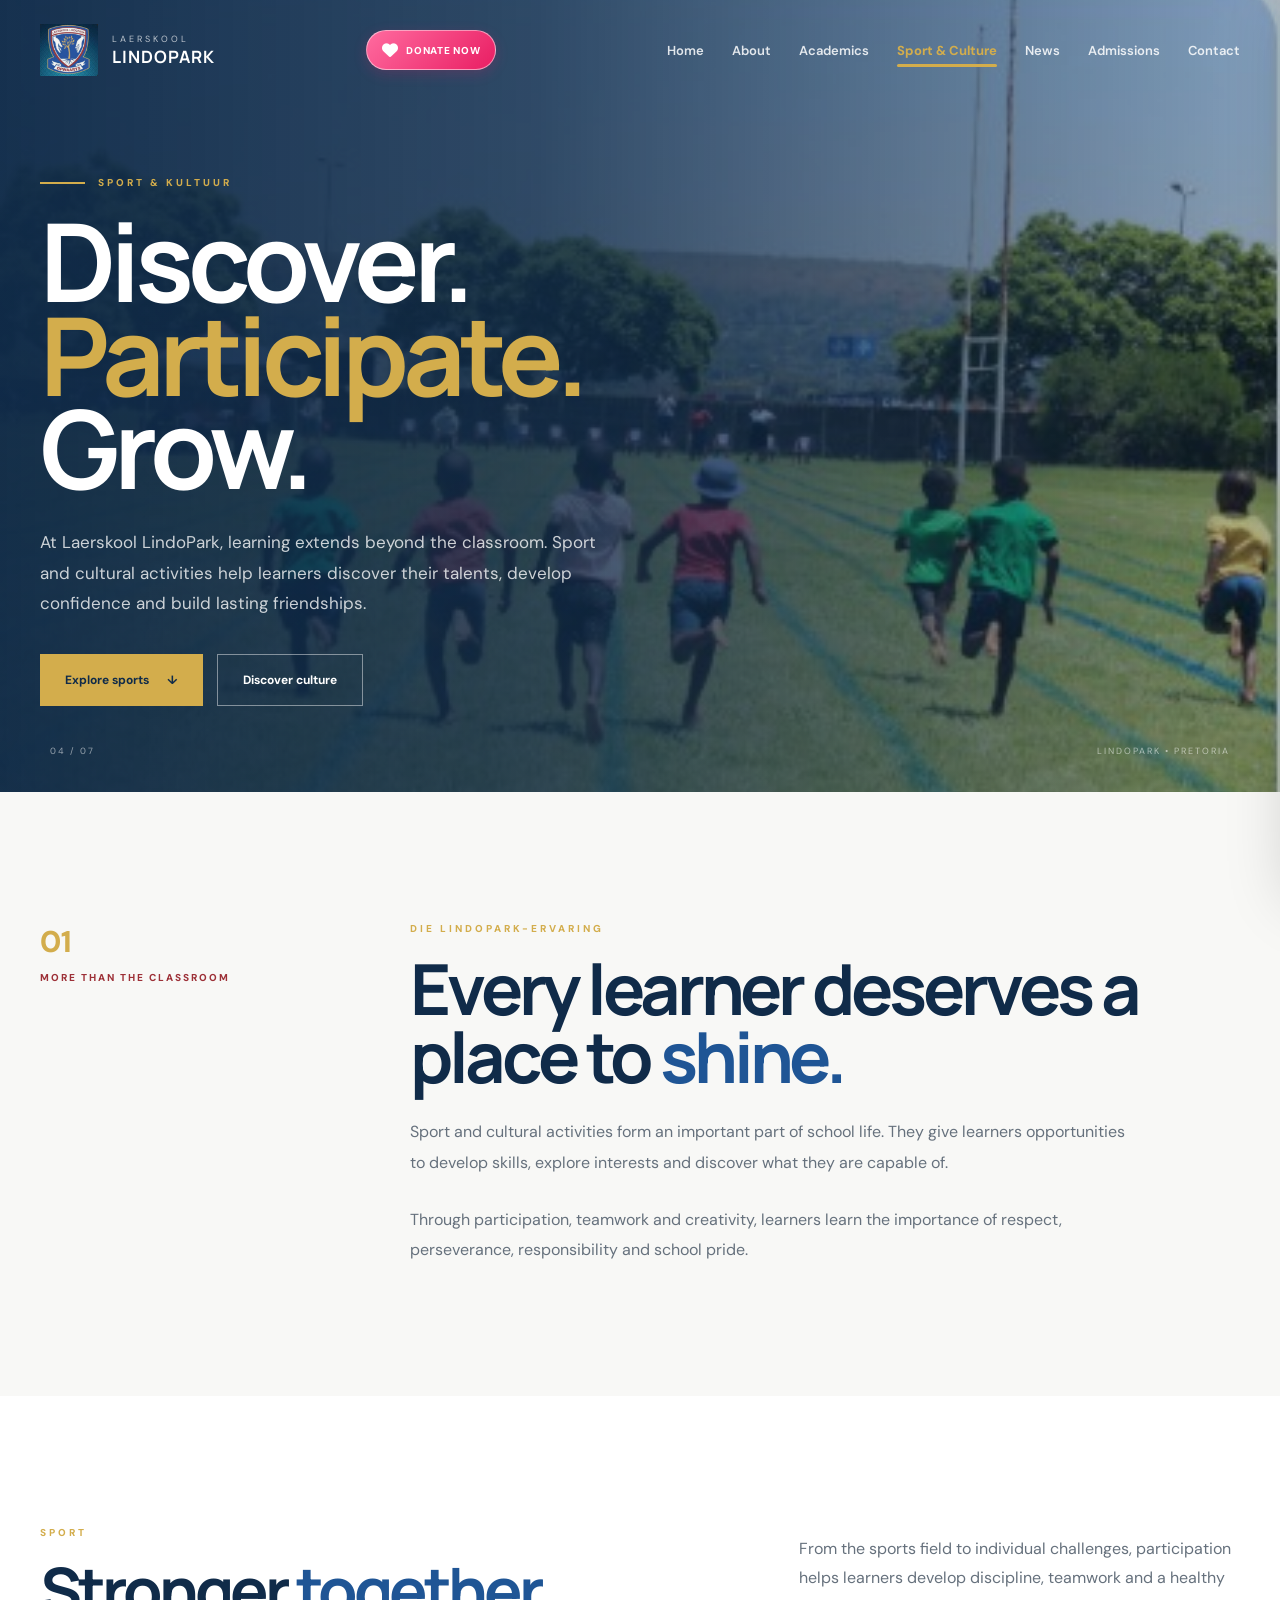
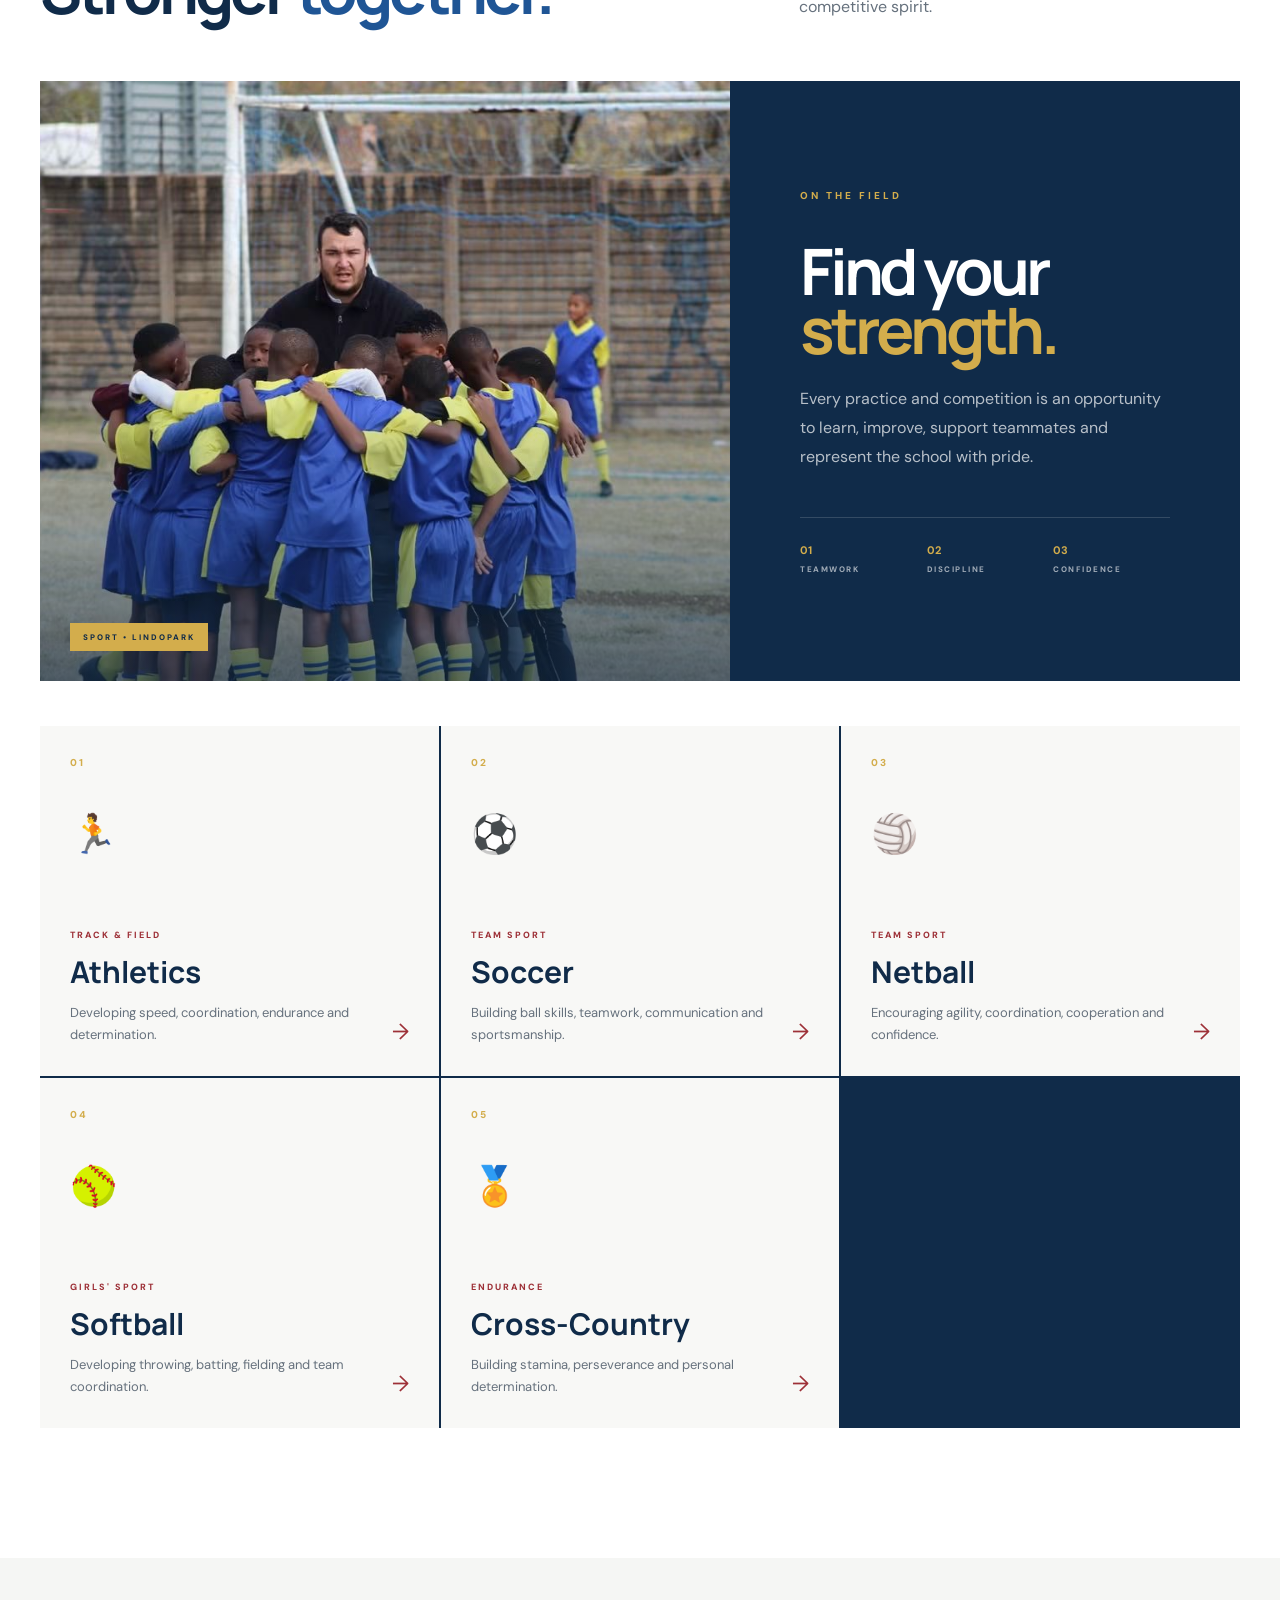
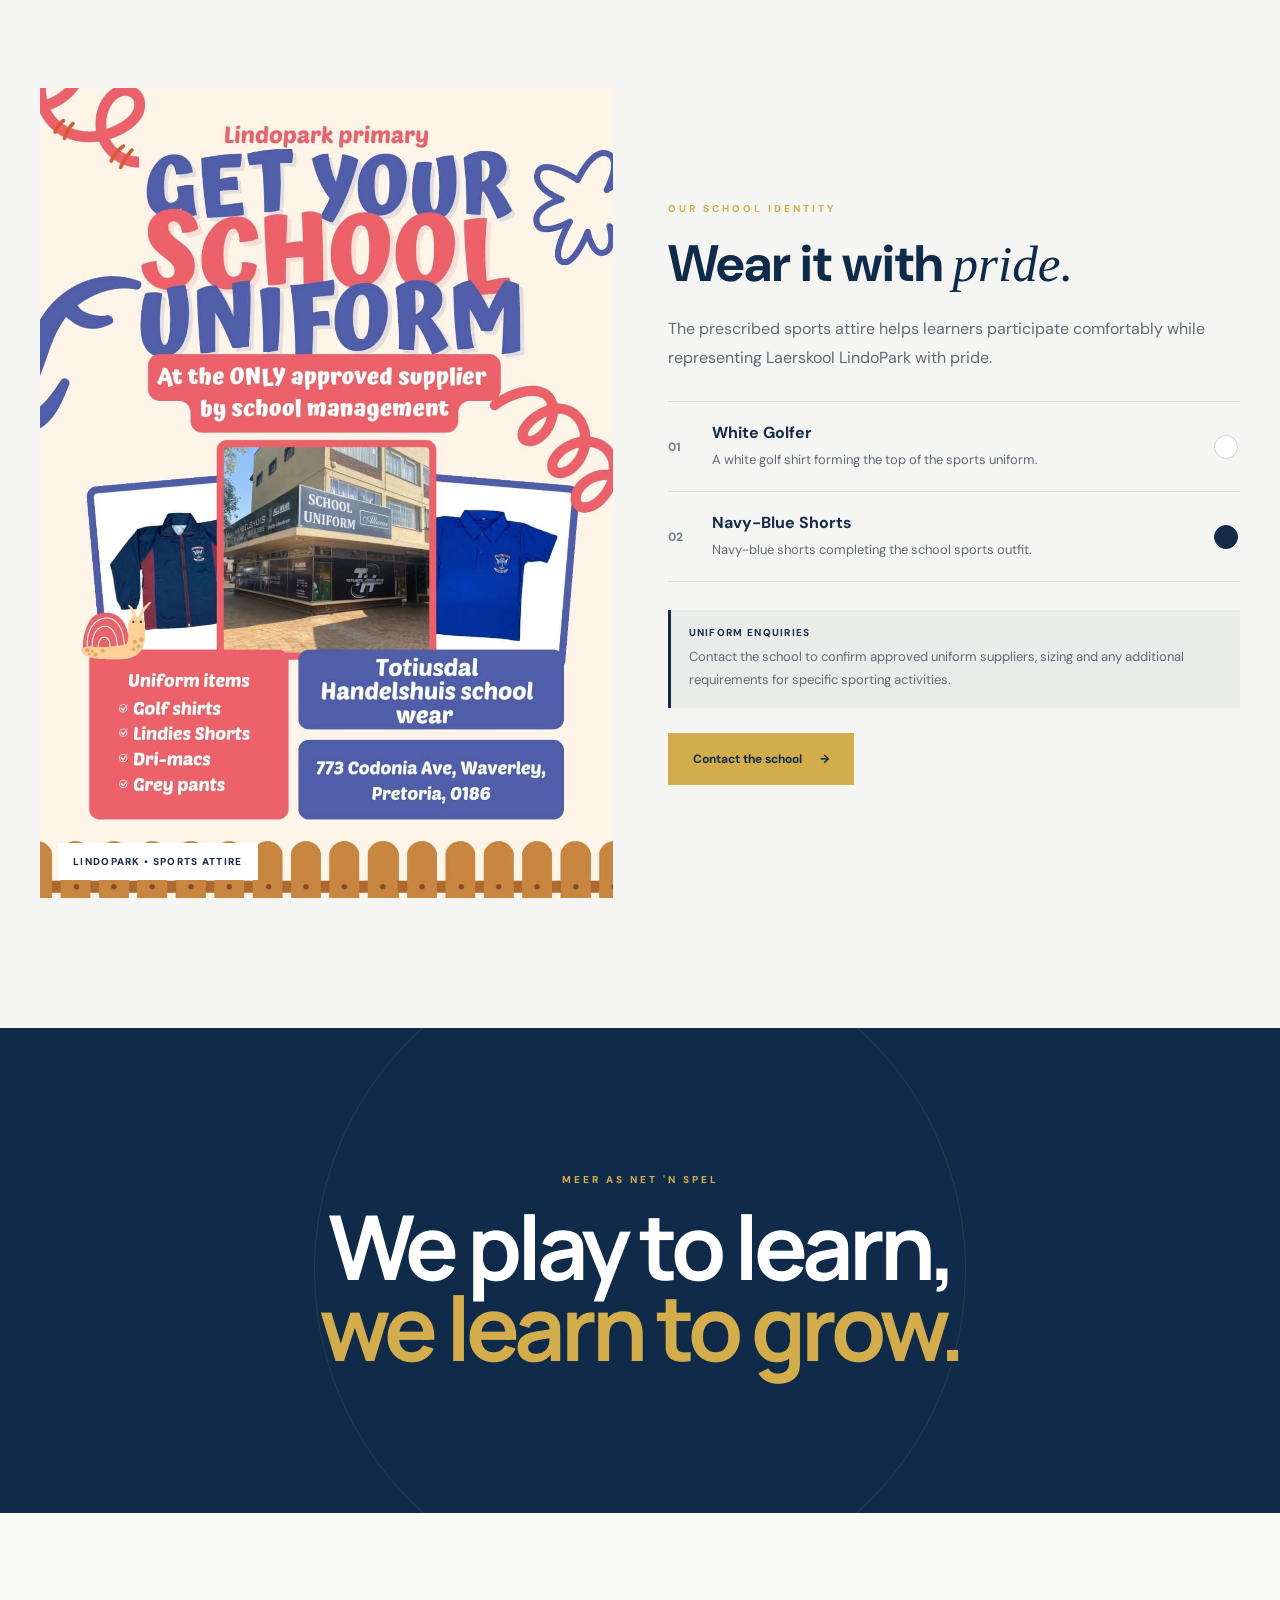
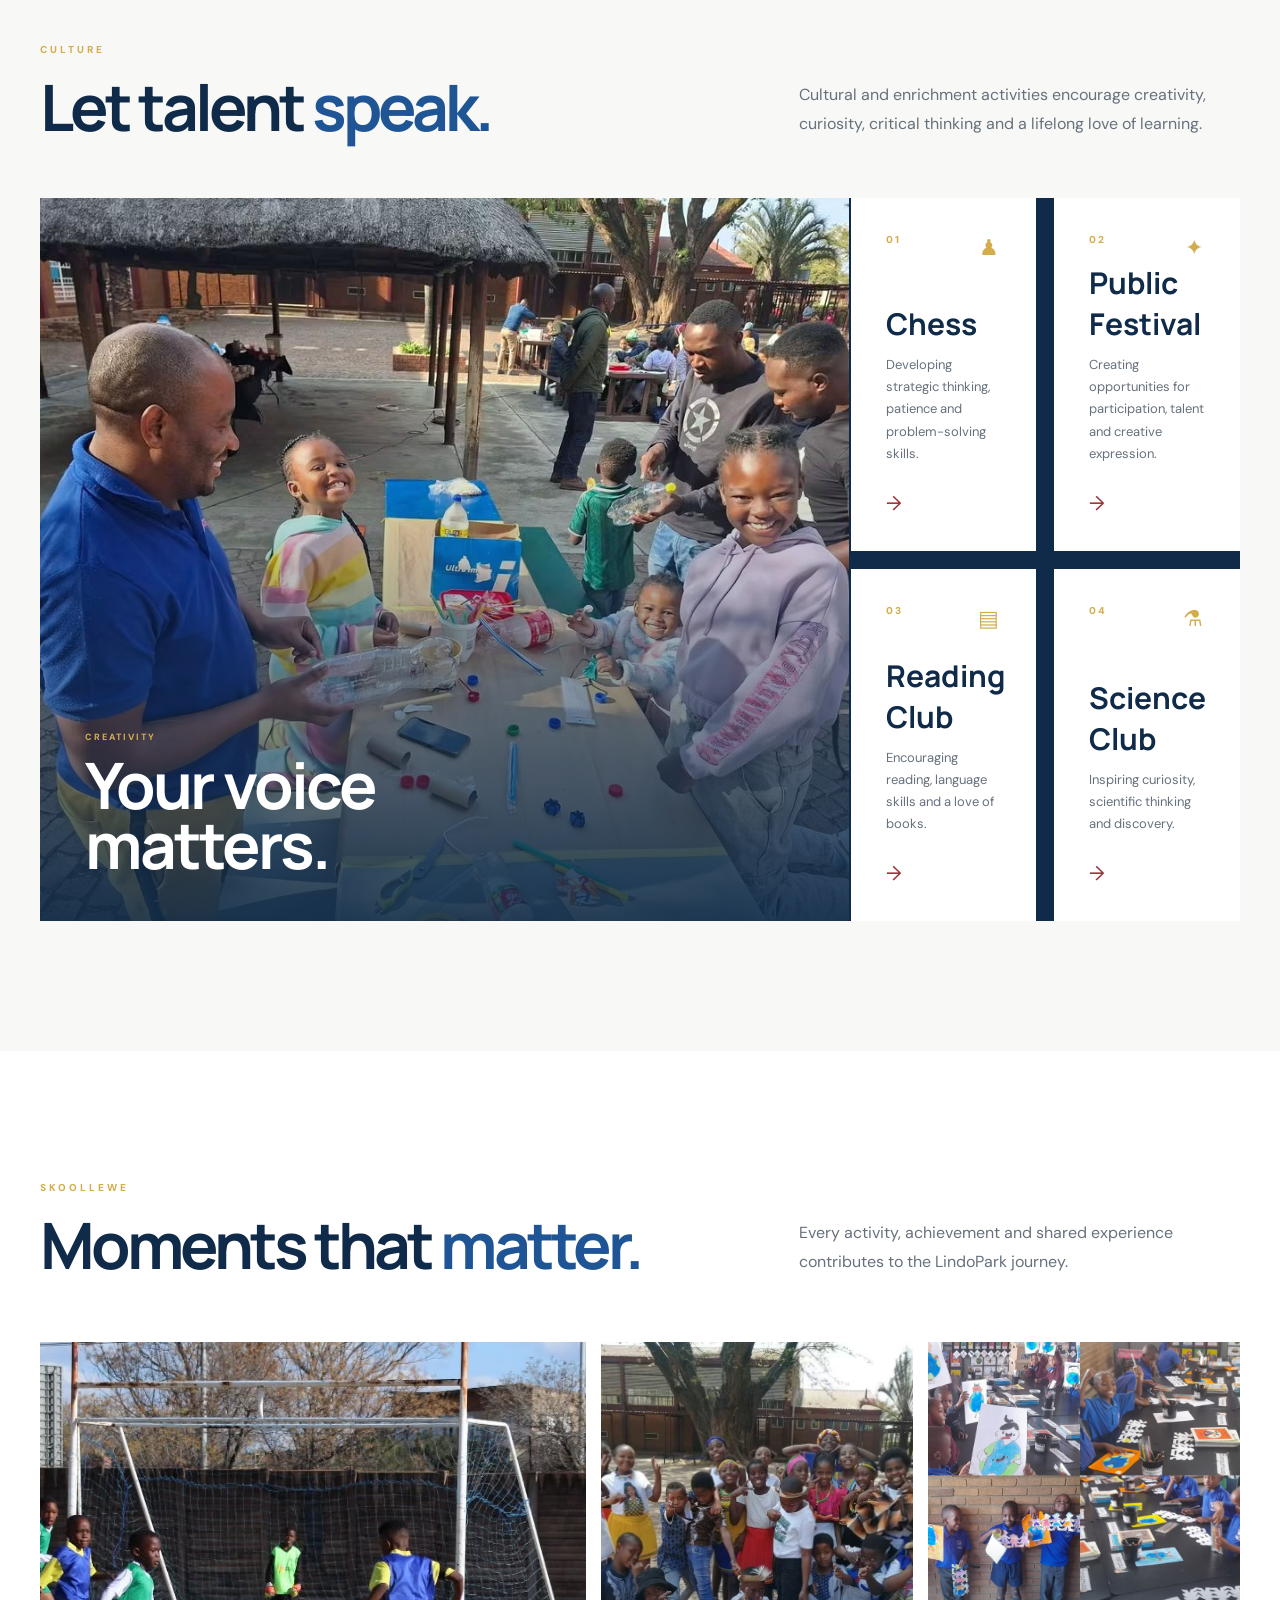
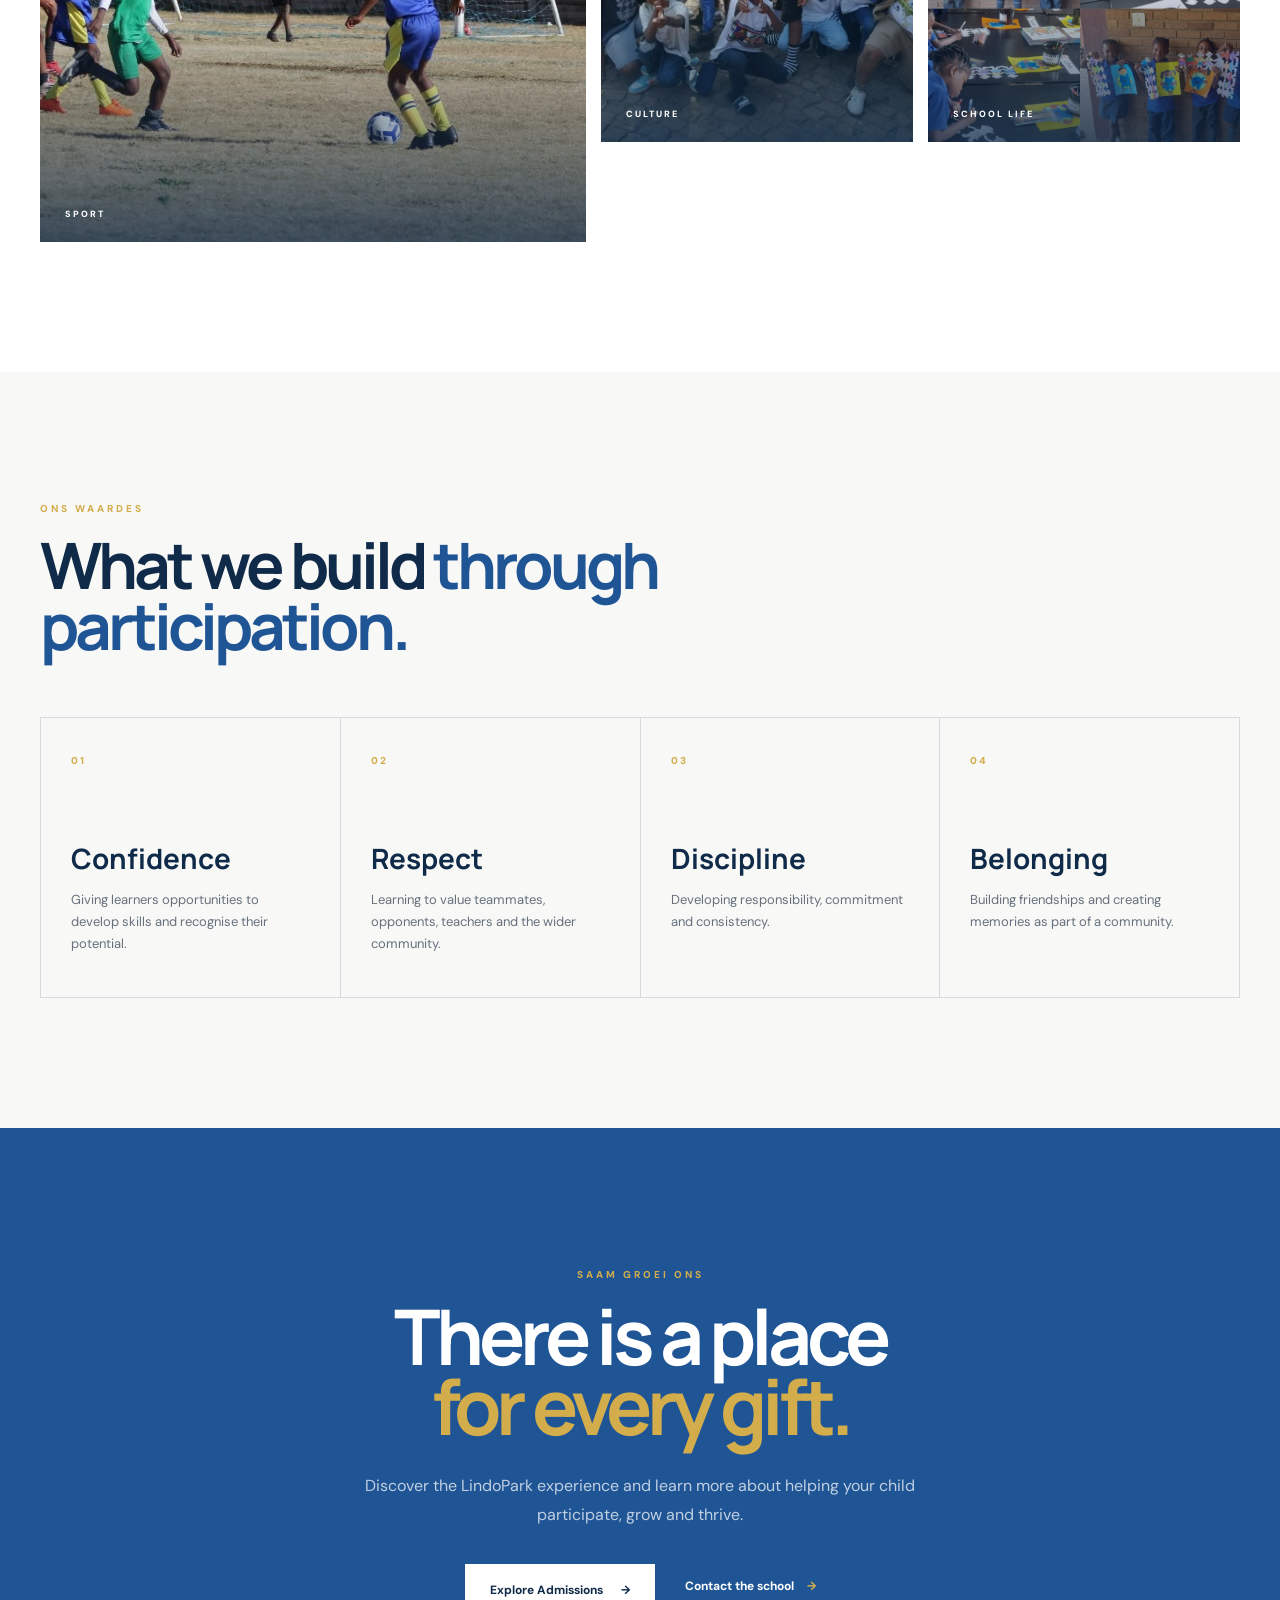
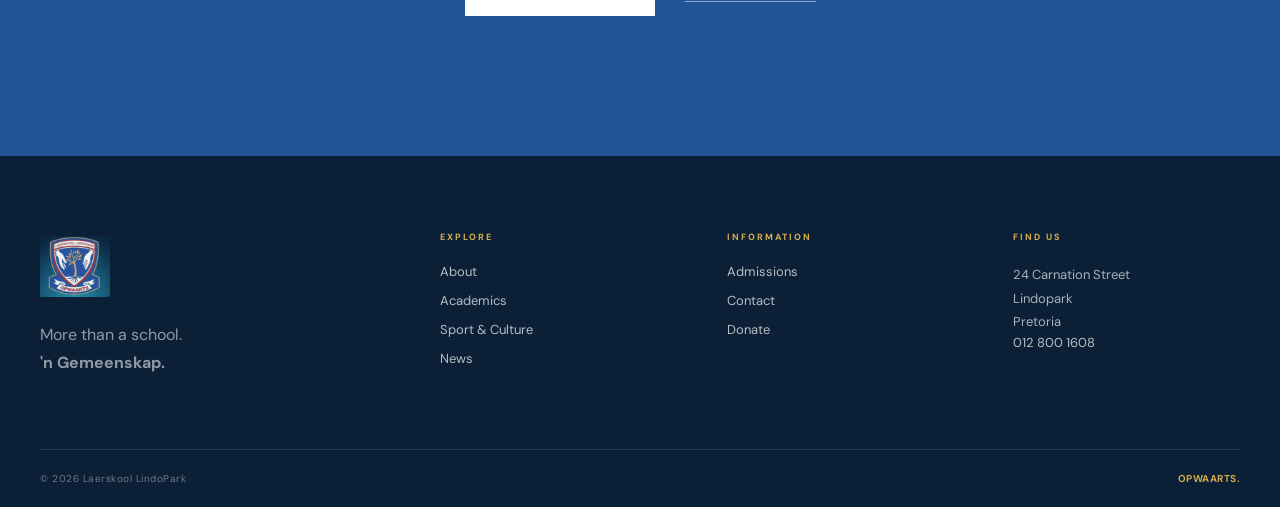
<file: sport-culture.html>
<!DOCTYPE html>
<html lang="en">

<head>
    <meta charset="UTF-8">
    <meta name="viewport" content="width=device-width, initial-scale=1.0">

    <title>Sport & Culture | Laerskool LindoPark</title>

    <meta name="description"
          content="Discover sports, cultural activities and school attire at Laerskool LindoPark in Pretoria. Saam groei ons opwaarts.">

    <meta name="theme-color" content="#172b49">

    <link rel="preconnect" href="https://fonts.googleapis.com">
    <link rel="preconnect" href="https://fonts.gstatic.com" crossorigin>

    <link href="https://fonts.googleapis.com/css2?family=DM+Sans:wght@400;500;600;700&family=Manrope:wght@500;600;700;800&display=swap"
          rel="stylesheet">

    <link rel="stylesheet" href="css/style.css">

    <link rel="stylesheet"
          href="https://cdnjs.cloudflare.com/ajax/libs/font-awesome/6.5.2/css/all.min.css">
</head>

<body>

<!-- =====================================================
     HEADER / NAVIGATION
===================================================== -->

<header class="site-header">
    <div class="nav-container">

        <a href="index.html" class="brand">
            <img src="assets/images/logo.png"
                 alt="Laerskool LindoPark logo">

            <div class="brand-name">
                <span>LAERSKOOL</span>
                <strong>LINDOPARK</strong>
            </div>
        </a>

        <a href="donate.html"
           class="donate-now-btn"
           aria-label="Donate to Laerskool LindoPark">
            <i class="fa-solid fa-heart donate-heart"></i>
            <span>DONATE NOW</span>
        </a>

        <nav class="desktop-nav" aria-label="Main navigation">
            <a href="index.html">Home</a>
            <a href="about.html">About</a>
            <a href="academics.html">Academics</a>
            <a href="sport-culture.html" class="active"
               aria-current="page">Sport & Culture</a>
            <a href="news.html">News</a>
            <a href="admissions.html">Admissions</a>
            <a href="contact.html">Contact</a>
        </nav>

        <button class="menu-toggle"
                id="menuToggle"
                type="button"
                aria-label="Open navigation"
                aria-expanded="false"
                aria-controls="mobileSidebar">
            <span></span>
            <span></span>
            <span></span>
        </button>

    </div>
</header>


<!-- =====================================================
     MOBILE SIDEBAR
===================================================== -->

<div class="mobile-overlay" id="mobileOverlay"></div>

<aside class="mobile-sidebar"
       id="mobileSidebar"
       aria-hidden="true"
       inert>

    <div class="sidebar-header">
        <a href="index.html" aria-label="LindoPark home">
            <img src="assets/images/logo.png" alt="LindoPark logo">
        </a>

        <button class="sidebar-close"
                id="sidebarClose"
                type="button"
                aria-label="Close navigation">
            &times;
        </button>
    </div>

    <nav class="sidebar-links" aria-label="Mobile navigation">
        <a href="index.html"><span>01</span> Home</a>
        <a href="about.html"><span>02</span> About</a>
        <a href="academics.html"><span>03</span> Academics</a>
        <a href="sport-culture.html" class="active"
           aria-current="page"><span>04</span> Sport & Culture</a>
        <a href="news.html"><span>05</span> News</a>
        <a href="admissions.html"><span>06</span> Admissions</a>
        <a href="contact.html"><span>07</span> Contact</a>
        <a href="donate.html"><span>08</span> Donate</a>
    </nav>

    <div class="sidebar-footer">
        <span>SAAM GROEI ONS</span>
        <strong>OPWAARTS.</strong>
    </div>
</aside>


<main>

<!-- =====================================================
     HERO
===================================================== -->

<section class="sc-hero">

    <div class="sc-hero-image"
         style="background-image:url('assets/images/gallery/gallery-2.jpg')">
    </div>

    <div class="sc-hero-overlay"></div>

    <div class="container sc-hero-content">

        <div class="sc-hero-kicker">
            <span></span>
            SPORT & KULTUUR
        </div>

        <h1>
            Discover.
            <br>
            <em>Participate.</em>
            <br>
            Grow.
        </h1>

        <p>
            At Laerskool LindoPark, learning extends beyond
            the classroom. Sport and cultural activities
            help learners discover their talents, develop
            confidence and build lasting friendships.
        </p>

        <div class="sc-hero-actions">
            <a href="#sports" class="button button-primary">
                Explore sports <span>↓</span>
            </a>

            <a href="#culture" class="button button-outline">
                Discover culture
            </a>
        </div>

    </div>

    <div class="sc-hero-bottom">
        <span>04 / 07</span>
        <span>LINDOPARK • PRETORIA</span>
    </div>

</section>


<!-- =====================================================
     INTRODUCTION
===================================================== -->

<section class="sc-intro section">
    <div class="container sc-intro-grid">

        <div class="sc-intro-label">
            <span>01</span>
            MORE THAN THE CLASSROOM
        </div>

        <div class="sc-intro-content">

            <span class="section-kicker">DIE LINDOPARK-ERVARING</span>

            <h2>
                Every learner deserves
                a place to <em>shine.</em>
            </h2>

            <p>
                Sport and cultural activities form an important
                part of school life. They give learners
                opportunities to develop skills, explore
                interests and discover what they are capable of.
            </p>

            <p>
                Through participation, teamwork and creativity,
                learners learn the importance of respect,
                perseverance, responsibility and school pride.
            </p>

        </div>
    </div>
</section>


<!-- =====================================================
     SPORTS OFFERED
===================================================== -->

<section class="sc-sports section" id="sports">

    <div class="container">

        <div class="section-top sc-section-heading">
            <div>
                <span class="section-kicker">SPORT</span>
                <h2>
                    Stronger <em>together.</em>
                </h2>
            </div>

            <p>
                From the sports field to individual challenges,
                participation helps learners develop discipline,
                teamwork and a healthy competitive spirit.
            </p>
        </div>


        <div class="sport-feature">

            <div class="sport-feature-image">
                <img src="assets/images/gallery/sports-1.jpg"
                     alt="Learners participating in school sport"
                     loading="lazy">

                <div class="sport-image-tag">
                    SPORT • LINDOPARK
                </div>
            </div>

            <div class="sport-feature-content">

                <span class="section-kicker">ON THE FIELD</span>

                <h3>
                    Find your <em>strength.</em>
                </h3>

                <p>
                    Every practice and competition is an
                    opportunity to learn, improve, support
                    teammates and represent the school with pride.
                </p>

                <div class="sport-values">

                    <div>
                        <strong>01</strong>
                        <span>TEAMWORK</span>
                    </div>

                    <div>
                        <strong>02</strong>
                        <span>DISCIPLINE</span>
                    </div>

                    <div>
                        <strong>03</strong>
                        <span>CONFIDENCE</span>
                    </div>

                </div>
            </div>
        </div>


        <!-- INDIVIDUAL SPORTS -->

        <div class="activity-grid">

            <article class="activity-card">
                <div class="activity-number">01</div>
                <div class="activity-icon" aria-hidden="true">🏃</div>

                <div class="activity-content">
                    <span>TRACK & FIELD</span>
                    <h3>Athletics</h3>
                    <p>
                        Developing speed, coordination,
                        endurance and determination.
                    </p>
                </div>

                <div class="activity-arrow" aria-hidden="true">→</div>
            </article>


            <article class="activity-card">
                <div class="activity-number">02</div>
                <div class="activity-icon" aria-hidden="true">⚽</div>

                <div class="activity-content">
                    <span>TEAM SPORT</span>
                    <h3>Soccer</h3>
                    <p>
                        Building ball skills, teamwork,
                        communication and sportsmanship.
                    </p>
                </div>

                <div class="activity-arrow" aria-hidden="true">→</div>
            </article>


            <article class="activity-card">
                <div class="activity-number">03</div>
                <div class="activity-icon" aria-hidden="true">🏐</div>

                <div class="activity-content">
                    <span>TEAM SPORT</span>
                    <h3>Netball</h3>
                    <p>
                        Encouraging agility, coordination,
                        cooperation and confidence.
                    </p>
                </div>

                <div class="activity-arrow" aria-hidden="true">→</div>
            </article>


            <article class="activity-card">
                <div class="activity-number">04</div>
                <div class="activity-icon" aria-hidden="true">🥎</div>

                <div class="activity-content">
                    <span>GIRLS' SPORT</span>
                    <h3>Softball</h3>
                    <p>
                        Developing throwing, batting,
                        fielding and team coordination.
                    </p>
                </div>

                <div class="activity-arrow" aria-hidden="true">→</div>
            </article>


            <article class="activity-card">
                <div class="activity-number">05</div>
                <div class="activity-icon" aria-hidden="true">🏅</div>

                <div class="activity-content">
                    <span>ENDURANCE</span>
                    <h3>Cross-Country</h3>
                    <p>
                        Building stamina, perseverance
                        and personal determination.
                    </p>
                </div>

                <div class="activity-arrow" aria-hidden="true">→</div>
            </article>

    
</section>


<!-- =====================================================
     OFFICIAL SPORTS UNIFORM
===================================================== -->

<section class="sc-uniform section" id="uniform">

    <div class="container">

        <div class="uniform-layout">

            <div class="uniform-image">

                <!--
                    SAVE YOUR UNIFORM PHOTO AS:
                    assets/images/uniform/sport-uniform.jpg

                    Change the image path below if needed.
                -->

                <img
                    src="assets/images/uniform/uniform.jpeg"
                    alt="Laerskool LindoPark sports uniform consisting of a white golfer and navy-blue shorts"
                    loading="lazy">

                <span class="uniform-image-label">
                    LINDOPARK • SPORTS ATTIRE
                </span>

            </div>


            <div class="uniform-content">

                <span class="section-kicker">
                    OUR SCHOOL IDENTITY
                </span>

                <h2>
                    Wear it with <em>pride.</em>
                </h2>

                <p>
                    The prescribed sports attire helps learners
                    participate comfortably while representing
                    Laerskool LindoPark with pride.
                </p>


                <div class="uniform-items">

                    <div class="uniform-item">

                        <span class="uniform-item-icon">01</span>

                        <div>
                            <h3>White Golfer</h3>
                            <p>
                                A white golf shirt forming
                                the top of the sports uniform.
                            </p>
                        </div>

                        <span class="uniform-swatch white"
                              aria-label="White"></span>

                    </div>


                    <div class="uniform-item">

                        <span class="uniform-item-icon">02</span>

                        <div>
                            <h3>Navy-Blue Shorts</h3>
                            <p>
                                Navy-blue shorts completing
                                the school sports outfit.
                            </p>
                        </div>

                        <span class="uniform-swatch navy"
                              aria-label="Navy blue"></span>

                    </div>

                </div>


                <div class="uniform-note">
                    <strong>UNIFORM ENQUIRIES</strong>

                    <p>
                        Contact the school to confirm approved
                        uniform suppliers, sizing and any
                        additional requirements for specific
                        sporting activities.
                    </p>
                </div>


                <a href="contact.html" class="button button-primary">
                    Contact the school <span>→</span>
                </a>

            </div>

        </div>

    </div>

</section>


<!-- =====================================================
     SPORT STATEMENT
===================================================== -->

<section class="sc-statement">
    <div class="container">

        <span class="section-kicker">MEER AS NET 'N SPEL</span>

        <h2>
            We play to learn,
            <br>
            <em>we learn to grow.</em>
        </h2>

    </div>
</section>


<!-- =====================================================
     CULTURE & ACTIVITIES
===================================================== -->

<section class="sc-culture section" id="culture">

    <div class="container">

        <div class="section-top sc-section-heading">

            <div>
                <span class="section-kicker">CULTURE</span>
                <h2>
                    Let talent <em>speak.</em>
                </h2>
            </div>

            <p>
                Cultural and enrichment activities encourage
                creativity, curiosity, critical thinking
                and a lifelong love of learning.
            </p>

        </div>


        <div class="culture-layout">

            <div class="culture-main">

                <img src="assets/images/gallery/creativity.jpg"
                     alt="Learners taking part in cultural and creative activities"
                     loading="lazy">

                <div class="culture-main-overlay">
                    <span>CREATIVITY</span>

                    <h3>
                        Your voice
                        <br>
                        matters.
                    </h3>
                </div>

            </div>


            <div class="culture-side">

                <article class="culture-card">

                    <div class="culture-card-top">
                        <span>01</span>
                        <strong aria-hidden="true">♟</strong>
                    </div>

                    <h3>Chess</h3>

                    <p>
                        Developing strategic thinking,
                        patience and problem-solving skills.
                    </p>

                    <span class="culture-card-arrow"
                          aria-hidden="true">→</span>

                </article>


                <article class="culture-card">

                    <div class="culture-card-top">
                        <span>02</span>
                        <strong aria-hidden="true">✦</strong>
                    </div>

                    <h3>Public Festival</h3>

                    <p>
                        Creating opportunities for participation,
                        talent and creative expression.
                    </p>

                    <span class="culture-card-arrow"
                          aria-hidden="true">→</span>

                </article>


                <article class="culture-card">

                    <div class="culture-card-top">
                        <span>03</span>
                        <strong aria-hidden="true">▤</strong>
                    </div>

                    <h3>Reading Club</h3>

                    <p>
                        Encouraging reading, language skills
                        and a love of books.
                    </p>

                    <span class="culture-card-arrow"
                          aria-hidden="true">→</span>

                </article>


                <article class="culture-card">

                    <div class="culture-card-top">
                        <span>04</span>
                        <strong aria-hidden="true">⚗</strong>
                    </div>

                    <h3>Science Club</h3>

                    <p>
                        Inspiring curiosity, scientific thinking
                        and discovery.
                    </p>

                    <span class="culture-card-arrow"
                          aria-hidden="true">→</span>

                </article>

            </div>

     
</section>


<!-- =====================================================
     SCHOOL LIFE GALLERY
===================================================== -->

<section class="sc-gallery section">

    <div class="container">

        <div class="section-top">

            <div>
                <span class="section-kicker">SKOOLLEWE</span>

                <h2>
                    Moments that <em>matter.</em>
                </h2>
            </div>

            <p>
                Every activity, achievement and shared
                experience contributes to the LindoPark journey.
            </p>

        </div>


        <div class="sc-gallery-grid">

            <div class="sc-gallery-item large">

                <img src="assets/images/gallery/sports-2.jpg"
                     alt="Learners participating in sport at LindoPark"
                     loading="lazy">

                <span>SPORT</span>

            </div>


            <div class="sc-gallery-item">

                <img src="assets/images/gallery/culture-1.jpg"
                     alt="School cultural activities"
                     loading="lazy">

                <span>CULTURE</span>

            </div>


            <div class="sc-gallery-item">

                <img src="assets/images/gallery/school life-1.jpg"
                     alt="Everyday life at Laerskool LindoPark"
                     loading="lazy">

                <span>SCHOOL LIFE</span>

            </div>

        </div>

    </div>
</section>


<!-- =====================================================
     VALUES
===================================================== -->

<section class="sc-values">

    <div class="container">

        <div class="sc-values-heading">

            <span class="section-kicker">ONS WAARDES</span>

            <h2>
                What we build
                <em>through participation.</em>
            </h2>

        </div>


        <div class="sc-values-grid">

            <div class="sc-value">
                <span>01</span>
                <h3>Confidence</h3>
                <p>
                    Giving learners opportunities to develop
                    skills and recognise their potential.
                </p>
            </div>


            <div class="sc-value">
                <span>02</span>
                <h3>Respect</h3>
                <p>
                    Learning to value teammates, opponents,
                    teachers and the wider community.
                </p>
            </div>


            <div class="sc-value">
                <span>03</span>
                <h3>Discipline</h3>
                <p>
                    Developing responsibility, commitment
                    and consistency.
                </p>
            </div>


            <div class="sc-value">
                <span>04</span>
                <h3>Belonging</h3>
                <p>
                    Building friendships and creating
                    memories as part of a community.
                </p>
            </div>

        </div>

    </div>
</section>


<!-- =====================================================
     ADMISSIONS CTA
===================================================== -->

<section class="sc-cta">

    <div class="container sc-cta-content">

        <span class="section-kicker">SAAM GROEI ONS</span>

        <h2>
            There is a place
            <br>
            <em>for every gift.</em>
        </h2>

        <p>
            Discover the LindoPark experience and learn
            more about helping your child participate,
            grow and thrive.
        </p>


        <div class="sc-cta-buttons">

            <a href="admissions.html" class="button button-light">
                Explore Admissions <span>→</span>
            </a>

            <a href="contact.html" class="sc-text-button">
                Contact the school <span>→</span>
            </a>

        </div>

    </div>
</section>

</main>


<!-- =====================================================
     FOOTER
===================================================== -->

<footer class="footer">

    <div class="container footer-grid">

        <div class="footer-brand">

            <img src="assets/images/logo.png"
                 alt="Laerskool LindoPark logo"
                 loading="lazy">

            <p>
                More than a school.
                <br>
                <strong>'n Gemeenskap.</strong>
            </p>

        </div>


        <div>
            <span class="footer-title">EXPLORE</span>

            <a href="about.html">About</a>
            <a href="academics.html">Academics</a>
            <a href="sport-culture.html">Sport & Culture</a>
            <a href="news.html">News</a>
        </div>


        <div>
            <span class="footer-title">INFORMATION</span>

            <a href="admissions.html">Admissions</a>
            <a href="contact.html">Contact</a>
            <a href="donate.html">Donate</a>
        </div>


        <div>
            <span class="footer-title">FIND US</span>

            <p>
                24 Carnation Street
                <br>
                Lindopark
                <br>
                Pretoria
            </p>

            <a href="tel:0128001608">012 800 1608</a>
        </div>

    </div>


    <div class="container footer-bottom">

        <span>© <span id="currentYear">2026</span> Laerskool LindoPark</span>

        <strong>OPWAARTS.</strong>

    </div>

</footer>


<!-- =====================================================
     BACK TO TOP
===================================================== -->

<button id="backToTop"
        class="back-to-top"
        type="button"
        aria-label="Back to top">
    ↑
</button>


<!-- =====================================================
     PAGE SCRIPTS
===================================================== -->

<script src="js/script.js"></script>

<script>
document.addEventListener("DOMContentLoaded", function () {

    // Keep the copyright year current.
    const yearElement = document.getElementById("currentYear");

    if (yearElement) {
        yearElement.textContent = new Date().getFullYear();
    }

    // Mobile navigation.
    const menuToggle = document.getElementById("menuToggle");
    const sidebar = document.getElementById("mobileSidebar");
    const overlay = document.getElementById("mobileOverlay");
    const closeButton = document.getElementById("sidebarClose");

    function openMenu() {
        if (!sidebar || !overlay || !menuToggle) return;

        sidebar.classList.add("active");
        overlay.classList.add("active");
        document.body.classList.add("menu-open");

        sidebar.removeAttribute("inert");
        sidebar.setAttribute("aria-hidden", "false");
        menuToggle.setAttribute("aria-expanded", "true");
        menuToggle.setAttribute("aria-label", "Close navigation");

        if (closeButton) closeButton.focus();
    }

    function closeMenu(returnFocus = false) {
        if (!sidebar || !overlay || !menuToggle) return;

        sidebar.classList.remove("active");
        overlay.classList.remove("active");
        document.body.classList.remove("menu-open");

        sidebar.setAttribute("aria-hidden", "true");
        sidebar.setAttribute("inert", "");
        menuToggle.setAttribute("aria-expanded", "false");
        menuToggle.setAttribute("aria-label", "Open navigation");

        if (returnFocus) menuToggle.focus();
    }

    if (menuToggle && sidebar && overlay) {
        menuToggle.addEventListener("click", function () {
            const isOpen = menuToggle.getAttribute("aria-expanded") === "true";

            if (isOpen) {
                closeMenu();
            } else {
                openMenu();
            }
        });

        if (closeButton) {
            closeButton.addEventListener("click", function () {
                closeMenu(true);
            });
        }

        overlay.addEventListener("click", function () {
            closeMenu(true);
        });

        sidebar.querySelectorAll("a").forEach(function (link) {
            link.addEventListener("click", function () {
                closeMenu();
            });
        });

        document.addEventListener("keydown", function (event) {
            if (event.key === "Escape" &&
                menuToggle.getAttribute("aria-expanded") === "true") {
                closeMenu(true);
            }
        });

        window.addEventListener("resize", function () {
            if (window.innerWidth > 1024) {
                closeMenu();
            }
        });
    }

    // Back-to-top button.
    const backToTop = document.getElementById("backToTop");

    if (backToTop) {
        backToTop.addEventListener("click", function () {
            window.scrollTo({
                top: 0,
                behavior: "smooth"
            });
        });

        function updateBackToTop() {
            backToTop.classList.toggle("visible", window.scrollY > 400);
        }

        window.addEventListener("scroll", updateBackToTop, {
            passive: true
        });

        updateBackToTop();
    }

    // Give missing images a useful fallback instead of a broken-image icon.
    document.querySelectorAll("img").forEach(function (img) {
        img.addEventListener("error", function () {
            img.classList.add("image-unavailable");
        });
    });

});
</script>

</body>
</html>
</file>
<file: css/style.css>
/* =========================================================
   LINDOPARK — NEW WEBSITE
   HOMEPAGE
========================================================= */


/* =========================================================
   RESET
========================================================= */

* {
    margin: 0;
    padding: 0;
    box-sizing: border-box;
}


html {
    scroll-behavior: smooth;
}


body {
    font-family: "DM Sans", sans-serif;

    background: #f8f8f6;

    color: #102b49;

    overflow-x: hidden;
}


body.menu-open {
    overflow: hidden;
}


img {
    display: block;

    max-width: 100%;
}


a {
    color: inherit;

    text-decoration: none;
}


button {
    font-family: inherit;
}


/* =========================================================
   VARIABLES
========================================================= */

:root {

    --navy: #102b49;

    --blue: #1f5595;

    --red: #9d3037;

    --gold: #d3ad4c;

    --cream: #f8f8f6;

    --white: #ffffff;

    --black: #101820;

    --grey: #66717d;

    --line: rgba(16, 43, 73, 0.14);

}


/* =========================================================
   CONTAINER
========================================================= */

.container,
.nav-container {
    width: min(1240px, calc(100% - 80px));

    margin-inline: auto;
}


/* =========================================================
   NAVIGATION
========================================================= */

.site-header {

    position: absolute;

    top: 0;
    left: 0;

    width: 100%;

    z-index: 1000;

    color: white;
}


.nav-container {

    height: 100px;

    display: flex;

    align-items: center;

    justify-content: space-between;
}


.brand {

    display: flex;

    align-items: center;

    gap: 14px;
}


.brand img {

    width: 58px;

    height: 58px;

    object-fit: contain;
}


.brand-name span {

    display: block;

    font-size: 9px;

    letter-spacing: 3px;

    opacity: .7;
}


.brand-name strong {

    display: block;

    font-family: "Manrope", sans-serif;

    font-size: 17px;

    letter-spacing: 1px;
}


/* Desktop navigation */

.desktop-nav {

    display: flex;

    align-items: center;

    gap: 28px;
}


.desktop-nav a {

    position: relative;

    font-size: 13px;

    font-weight: 600;

    color: rgba(255,255,255,.85);

    transition: .25s ease;
}


.desktop-nav a:hover,
.desktop-nav a.active {

    color: var(--gold);
}


.desktop-nav a.active::after {

    content: "";

    position: absolute;

    left: 0;
    right: 0;

    bottom: -10px;

    height: 2px;

    background: var(--gold);
}


/* =========================================================
   MOBILE BUTTON
========================================================= */

.menu-toggle {

    display: none;

    width: 48px;
    height: 48px;

    border: 1px solid rgba(255,255,255,.4);

    background: rgba(16,43,73,.25);

    cursor: pointer;

    padding: 12px;

    z-index: 2005;
}


.menu-toggle span {

    display: block;

    width: 100%;

    height: 2px;

    margin: 5px 0;

    background: white;

    transition: .3s ease;
}


.menu-toggle.active span:nth-child(1) {

    transform:
        translateY(7px)
        rotate(45deg);
}


.menu-toggle.active span:nth-child(2) {

    opacity: 0;
}


.menu-toggle.active span:nth-child(3) {

    transform:
        translateY(-7px)
        rotate(-45deg);
}


/* =========================================================
   MOBILE SIDEBAR
========================================================= */

.mobile-overlay {

    position: fixed;

    inset: 0;

    z-index: 1998;

    background: rgba(0,0,0,.45);

    opacity: 0;

    visibility: hidden;

    transition: .3s ease;
}


.mobile-overlay.active {

    opacity: 1;

    visibility: visible;
}


.mobile-sidebar {

    position: fixed;

    top: 0;

    right: -420px;

    z-index: 2000;

    width: min(390px, 88vw);

    height: 100dvh;

    background: var(--white);

    color: var(--navy);

    padding: 30px;

    display: flex;

    flex-direction: column;

    transition: right .4s cubic-bezier(.77,0,.18,1);

    box-shadow:
        -20px 0 60px rgba(0,0,0,.18);
}


.mobile-sidebar.active {

    right: 0;
}


.sidebar-header {

    display: flex;

    align-items: center;

    justify-content: space-between;

    padding-bottom: 30px;

    border-bottom: 1px solid var(--line);
}


.sidebar-header img {

    width: 55px;

    height: 55px;

    object-fit: contain;
}


.sidebar-close {

    width: 45px;

    height: 45px;

    border: 1px solid var(--line);

    background: transparent;

    color: var(--navy);

    font-size: 30px;

    cursor: pointer;
}


.sidebar-links {

    display: flex;

    flex-direction: column;

    margin-top: 25px;
}


.sidebar-links a {

    display: flex;

    align-items: center;

    gap: 20px;

    padding: 17px 0;

    border-bottom: 1px solid var(--line);

    font-family: "Manrope", sans-serif;

    font-size: 20px;

    font-weight: 700;

    transition: .2s ease;
}


.sidebar-links a span {

    color: var(--gold);

    font-size: 10px;

    letter-spacing: 1px;
}


.sidebar-links a:hover,
.sidebar-links a.active {

    color: var(--red);

    padding-left: 8px;
}


.sidebar-footer {

    margin-top: auto;

    padding-top: 30px;

    border-top: 1px solid var(--line);
}


.sidebar-footer span {

    display: block;

    font-size: 10px;

    letter-spacing: 2px;

    color: var(--grey);
}


.sidebar-footer strong {

    display: block;

    margin-top: 5px;

    font-family: "Manrope", sans-serif;

    font-size: 24px;

    color: var(--navy);
}


/* =========================================================
   HERO
========================================================= */

.hero {

    position: relative;

    height: 100svh;

    min-height: 680px;

    overflow: hidden;

    background: var(--navy);

    color: white;
}


.hero-slides {

    position: absolute;

    inset: 0;
}


.hero-slide {

    position: absolute;

    inset: 0;

    background-size: cover;

    background-position: center;

    opacity: 0;

    transform: scale(1.06);

    transition:
        opacity 1s ease,
        transform 7s ease;
}


.hero-slide.active {

    opacity: 1;

    transform: scale(1);
}


.hero-overlay {

    position: absolute;

    inset: 0;

    background:
        linear-gradient(
            90deg,
            rgba(16,43,73,.96) 0%,
            rgba(16,43,73,.75) 48%,
            rgba(16,43,73,.2) 100%
        );
}


.hero-content {

    position: absolute;

    z-index: 4;

    top: 50%;

    left: max(40px, calc((100vw - 1240px) / 2));

    transform: translateY(-35%);

    max-width: 760px;
}


.hero-kicker,
.section-kicker {

    display: flex;

    align-items: center;

    gap: 12px;

    color: var(--gold);

    font-size: 10px;

    font-weight: 800;

    letter-spacing: 3px;
}


.hero-kicker span {

    width: 40px;

    height: 2px;

    background: var(--gold);
}


.hero h1 {

    margin-top: 25px;

    font-family: "Manrope", sans-serif;

    font-size: clamp(64px, 8vw, 110px);

    line-height: .88;

    letter-spacing: -6px;
}


.hero h1 em {

    color: var(--gold);

    font-style: normal;
}


.hero p {

    max-width: 560px;

    margin-top: 32px;

    color: rgba(255,255,255,.78);

    font-size: 17px;

    line-height: 1.8;
}


.hero-actions {

    display: flex;

    gap: 14px;

    margin-top: 35px;
}


/* =========================================================
   BUTTONS
========================================================= */

.button {

    display: inline-flex;

    align-items: center;

    justify-content: center;

    gap: 18px;

    min-height: 52px;

    padding: 0 25px;

    font-size: 12px;

    font-weight: 700;

    transition: .25s ease;
}


.button-primary {

    background: var(--gold);

    color: var(--navy);
}


.button-primary:hover {

    background: white;

    transform: translateY(-3px);
}


.button-outline {

    border: 1px solid rgba(255,255,255,.45);

    color: white;
}


.button-outline:hover {

    background: white;

    color: var(--navy);
}


.button-light {

    background: white;

    color: var(--navy);
}


.button-light:hover {

    background: var(--gold);

    transform: translateY(-3px);
}


/* =========================================================
   HERO CONTROLS
========================================================= */

.hero-controls {

    position: absolute;

    z-index: 5;

    right: 50px;

    bottom: 50px;

    display: flex;

    align-items: center;

    gap: 14px;
}


.hero-controls > button {

    width: 48px;

    height: 48px;

    border: 1px solid rgba(255,255,255,.35);

    background: rgba(0,0,0,.1);

    color: white;

    cursor: pointer;

    transition: .25s ease;
}


.hero-controls > button:hover {

    background: var(--gold);

    color: var(--navy);

    border-color: var(--gold);
}


.hero-indicators {

    display: flex;

    align-items: center;

    gap: 8px;
}


.hero-indicators button {

    width: 8px;

    height: 8px;

    border: none;

    border-radius: 20px;

    background: rgba(255,255,255,.45);

    cursor: pointer;

    transition: .3s ease;
}


.hero-indicators button.active {

    width: 30px;

    background: var(--gold);
}


.hero-scroll {

    position: absolute;

    z-index: 4;

    left: 50px;

    bottom: 50px;

    display: flex;

    align-items: center;

    gap: 15px;

    color: rgba(255,255,255,.6);

    font-size: 9px;

    letter-spacing: 2px;
}


.hero-scroll i {

    display: block;

    width: 50px;

    height: 1px;

    background: rgba(255,255,255,.5);
}


/* =========================================================
   SECTIONS
========================================================= */

.section {

    padding: 130px 0;
}


.intro {

    background: var(--cream);
}


.intro-grid {

    display: grid;

    grid-template-columns: .35fr 1fr;

    gap: 80px;
}


.intro-label {

    color: var(--red);

    font-size: 10px;

    font-weight: 800;

    letter-spacing: 2px;
}


.intro-label span {

    display: block;

    margin-bottom: 10px;

    color: var(--gold);

    font-size: 30px;

    letter-spacing: 0;
}


.intro-content {

    max-width: 850px;
}


.intro-content h2,
.section-top h2 {

    font-family: "Manrope", sans-serif;

    font-size: clamp(44px, 5vw, 72px);

    line-height: .98;

    letter-spacing: -4px;

    color: var(--navy);
}


.intro-content h2 em,
.section-top h2 em {

    color: var(--blue);

    font-style: normal;
}


.intro-content p {

    max-width: 700px;

    margin-top: 25px;

    color: var(--grey);

    font-size: 16px;

    line-height: 1.9;
}


.arrow-link {

    display: inline-flex;

    align-items: center;

    gap: 14px;

    margin-top: 30px;

    color: var(--navy);

    font-weight: 700;

    border-bottom: 1px solid var(--navy);

    padding-bottom: 7px;
}


.arrow-link span {

    color: var(--red);

    transition: .25s ease;
}


.arrow-link:hover span {

    transform: translateX(5px);
}


/* =========================================================
   EXPERIENCE
========================================================= */

.experience {

    padding: 130px 0;

    background: white;
}


.section-top {

    display: grid;

    grid-template-columns: 1fr .65fr;

    gap: 80px;

    align-items: end;

    margin-bottom: 65px;
}


.section-top p {

    color: var(--grey);

    line-height: 1.8;
}


.section-kicker {

    margin-bottom: 20px;
}


.experience-grid {

    display: grid;

    grid-template-columns:
        repeat(3, 1fr);

    gap: 2px;

    background: var(--navy);
}


.experience-card {

    position: relative;

    min-height: 520px;

    display: flex;

    flex-direction: column;

    justify-content: space-between;

    padding: 35px;

    overflow: hidden;

    color: white;

    background-size: cover;

    background-position: center;

    transition: .5s ease;
}


.experience-card::before {

    content: "";

    position: absolute;

    inset: 0;

    background:
        linear-gradient(
            transparent 25%,
            rgba(16,43,73,.94)
        );

    transition: .4s ease;
}


.experience-card:hover::before {

    background:
        linear-gradient(
            transparent 5%,
            rgba(16,43,73,.97)
        );
}


/* =========================================================
   EXPERIENCE CARD IMAGES
========================================================= */

.experience-academics {
    background-image:
        url("../assets/images/gallery/academic-1.jpeg");
}

.experience-sport {
    background-image:
        url("../assets/images/gallery/sports-1.jpg");
}

.experience-culture {
    background-image:
        url("../assets/images/gallery/culture-1.jpg");
}
.experience-number,
.experience-info {

    position: relative;

    z-index: 2;
}


.experience-number {

    font-size: 11px;

    color: var(--gold);

    font-weight: 800;

    letter-spacing: 2px;
}


.experience-info span {

    color: var(--gold);

    font-size: 9px;

    font-weight: 800;

    letter-spacing: 2px;
}


.experience-info h3 {

    margin-top: 10px;

    font-family: "Manrope", sans-serif;

    font-size: 38px;
}


.experience-info p {

    max-width: 320px;

    margin-top: 15px;

    color: rgba(255,255,255,.72);

    line-height: 1.7;
}


.experience-info strong {

    display: block;

    margin-top: 25px;

    font-size: 12px;
}


/* =========================================================
   OPWAARTS
========================================================= */

.opwaarts {

    position: relative;

    overflow: hidden;

    padding: 150px 0;

    background: var(--navy);

    color: white;

    text-align: center;
}


.opwaarts-pattern {

    position: absolute;

    width: 650px;

    height: 650px;

    left: 50%;

    top: 50%;

    transform: translate(-50%,-50%);

    border: 1px solid rgba(211,173,76,.18);

    border-radius: 50%;
}


.opwaarts-pattern::before,
.opwaarts-pattern::after {

    content: "";

    position: absolute;

    inset: 50px;

    border: 1px solid rgba(211,173,76,.12);

    border-radius: 50%;
}


.opwaarts-pattern::after {

    inset: 120px;
}


.opwaarts-content {

    position: relative;

    z-index: 2;

}


.opwaarts-content .section-kicker {

    justify-content: center;
}


.opwaarts h2 {

    margin-top: 15px;

    font-family: "Manrope", sans-serif;

    font-size: clamp(80px, 14vw, 180px);

    line-height: .8;

    letter-spacing: -8px;

    color: var(--gold);
}


.opwaarts p {

    margin-top: 35px;

    font-size: 20px;

    line-height: 1.6;
}


.opwaarts-line {

    width: 70px;

    height: 1px;

    margin: 35px auto 20px;

    background: rgba(255,255,255,.35);
}


.opwaarts-small {

    font-size: 9px;

    letter-spacing: 3px;

    color: rgba(255,255,255,.55);
}


/* =========================================================
   NEWS
========================================================= */

.news {

    background: var(--cream);
}


.news-heading {

    margin-bottom: 55px;
}


.news-grid {

    display: grid;

    grid-template-columns:
        1.4fr 1fr 1fr;

    gap: 25px;
}


.news-card {

    background: white;

    border: 1px solid var(--line);

    overflow: hidden;

    transition: .3s ease;
}


.news-card:hover {

    transform: translateY(-6px);

    box-shadow:
        0 20px 50px rgba(16,43,73,.1);
}


.news-card.featured {

    grid-row: span 2;
}


.news-image {

    position: relative;

    height: 250px;

    overflow: hidden;
}


.news-card.featured .news-image {

    height: 360px;
}


.news-image img {

    width: 100%;

    height: 100%;

    object-fit: cover;

    transition: .5s ease;
}


.news-card:hover .news-image img {

    transform: scale(1.04);
}


.news-category {

    position: absolute;

    top: 18px;

    left: 18px;

    padding: 8px 11px;

    background: var(--gold);

    color: var(--navy);

    font-size: 8px;

    font-weight: 800;

    letter-spacing: 1px;
}


.news-body {

    padding: 25px;
}


.news-date {

    color: var(--red);

    font-size: 9px;

    font-weight: 800;

    letter-spacing: 1px;
}


.news-body h3 {

    margin-top: 10px;

    font-family: "Manrope", sans-serif;

    font-size: 22px;

    line-height: 1.15;
}


.news-body p {

    margin-top: 12px;

    color: var(--grey);

    font-size: 14px;

    line-height: 1.7;
}


.news-read {

    display: inline-block;

    margin-top: 18px;

    color: var(--navy);

    font-size: 11px;

    font-weight: 800;
}


/* =========================================================
   SCHOOL LIFE
========================================================= */

.school-life {

    background: white;
}


.life-slider {

    position: relative;

    overflow: hidden;
}


.life-track {

    display: flex;

    gap: 20px;

    transition: transform .6s ease;
}


.life-slide {

    min-width: 72vw;

    height: 520px;

    overflow: hidden;
}


.life-slide img {

    width: 100%;

    height: 100%;

    object-fit: cover;
}


.life-controls {

    display: flex;

    justify-content: flex-end;

    gap: 8px;

    margin-top: 20px;
}


.life-controls button {

    width: 50px;

    height: 50px;

    border: 1px solid var(--line);

    background: white;

    cursor: pointer;

    transition: .25s ease;
}


.life-controls button:hover {

    background: var(--navy);

    color: white;
}


/* =========================================================
   ADMISSIONS CTA
========================================================= */

.admissions-cta {

    padding: 140px 0;

    background: var(--blue);

    color: white;

    text-align: center;
}


.admissions-content {

    max-width: 850px;

    margin: auto;
}


.admissions-content .section-kicker {

    justify-content: center;
}


.admissions-content h2 {

    margin-top: 20px;

    font-family: "Manrope", sans-serif;

    font-size: clamp(48px, 6vw, 82px);

    line-height: .95;

    letter-spacing: -5px;
}


.admissions-content h2 em {

    color: var(--gold);

    font-style: normal;
}


.admissions-content p {

    max-width: 560px;

    margin: 30px auto;

    color: rgba(255,255,255,.75);

    line-height: 1.8;
}


/* =========================================================
   FOOTER
========================================================= */

.footer {

    padding-top: 75px;

    background: #0b2037;

    color: white;
}


.footer-grid {

    display: grid;

    grid-template-columns: 1.5fr 1fr 1fr 1fr;

    gap: 60px;

    padding-bottom: 70px;
}


.footer-brand img {

    width: 70px;

    height: 70px;

    object-fit: contain;
}


.footer-brand p {

    margin-top: 20px;

    color: rgba(255,255,255,.55);

    line-height: 1.7;
}


.footer-title {

    display: block;

    margin-bottom: 20px;

    color: var(--gold);

    font-size: 9px;

    font-weight: 800;

    letter-spacing: 2px;
}


.footer-grid > div:not(.footer-brand) a {

    display: block;

    margin-bottom: 12px;

    color: rgba(255,255,255,.7);

    font-size: 13px;

    transition: .2s ease;
}


.footer-grid > div:not(.footer-brand) a:hover {

    color: white;

    transform: translateX(3px);
}


.footer-grid > div:not(.footer-brand) p {

    color: rgba(255,255,255,.65);

    font-size: 13px;

    line-height: 1.8;
}


.footer-bottom {

    display: flex;

    justify-content: space-between;

    padding: 22px 0;

    border-top: 1px solid rgba(255,255,255,.1);

    color: rgba(255,255,255,.4);

    font-size: 10px;

    letter-spacing: .5px;
}


.footer-bottom strong {

    color: var(--gold);
}


/* =========================================================
   TABLET
========================================================= */

@media (max-width: 1000px) {

    .desktop-nav {

        display: none;
    }


    .menu-toggle {

        display: block;
    }


    .container,
    .nav-container {

        width: min(100% - 50px, 1240px);
    }


    .intro-grid {

        grid-template-columns: 1fr;

        gap: 35px;
    }


    .section-top {

        grid-template-columns: 1fr;

        gap: 25px;
    }


    .experience-grid {

        grid-template-columns: 1fr;
    }


    .experience-card {

        min-height: 450px;
    }


    .news-grid {

        grid-template-columns: 1fr 1fr;
    }


    .news-card.featured {

        grid-column: span 2;

        grid-row: auto;
    }


    .footer-grid {

        grid-template-columns: 1fr 1fr;
    }

}


/* =========================================================
   MOBILE
========================================================= */

@media (max-width: 650px) {

    .container,
    .nav-container {

        width: calc(100% - 36px);
    }


    .nav-container {

        height: 80px;
    }


    .brand img {

        width: 48px;

        height: 48px;
    }


    .brand-name strong {

        font-size: 14px;
    }


    .hero {

        min-height: 700px;
    }


    .hero-content {

        left: 18px;

        right: 18px;

        top: 48%;

        transform: translateY(-35%);
    }


    .hero h1 {

        font-size: 58px;

        letter-spacing: -4px;
    }


    .hero p {

        font-size: 15px;
    }


    .hero-actions {

        flex-direction: column;

        align-items: flex-start;
    }


    .hero-controls {

        left: 18px;

        right: auto;

        bottom: 25px;
    }


    .hero-scroll {

        display: none;
    }


    .section {

        padding: 85px 0;
    }


    .intro-content h2,
    .section-top h2 {

        font-size: 43px;

        letter-spacing: -2.5px;
    }


    .experience {

        padding: 85px 0;
    }


    .experience-card {

        min-height: 420px;
    }


    .opwaarts {

        padding: 120px 0;
    }


    .opwaarts h2 {

        font-size: 72px;

        letter-spacing: -4px;
    }


    .opwaarts-pattern {

        width: 400px;

        height: 400px;
    }


    .news-grid {

        grid-template-columns: 1fr;
    }


    .news-card.featured {

        grid-column: auto;
    }


    .news-card.featured .news-image {

        height: 280px;
    }


    .life-slide {

        min-width: 88vw;

        height: 380px;
    }


    .admissions-cta {

        padding: 100px 20px;
    }


    .admissions-content h2 {

        font-size: 48px;

        letter-spacing: -3px;
    }


    .footer-grid {

        grid-template-columns: 1fr;

        gap: 40px;
    }


    .footer-bottom {

        flex-direction: column;

        gap: 10px;
    }

}
/* =========================================================
   ABOUT PAGE
========================================================= */


/* =========================================================
   INNER HERO
========================================================= */

.inner-hero {

    position: relative;

    min-height: 620px;

    display: flex;

    align-items: center;

    overflow: hidden;

    background: var(--navy);

    color: white;
}


.inner-hero-background {

    position: absolute;

    inset: 0;

    background-size: cover;

    background-position: center;

    transform: scale(1.02);
}


.inner-hero-overlay {

    position: absolute;

    inset: 0;

    background:
        linear-gradient(
            90deg,
            rgba(16,43,73,.95),
            rgba(16,43,73,.55),
            rgba(16,43,73,.2)
        );
}


.inner-hero-content {

    position: relative;

    z-index: 2;

    padding-top: 100px;
}


.inner-hero-content h1 {

    margin-top: 25px;

    font-family: "Manrope", sans-serif;

    font-size: clamp(65px, 9vw, 120px);

    line-height: .88;

    letter-spacing: -6px;
}


.inner-hero-content h1 em {

    color: var(--gold);

    font-style: normal;
}


.inner-hero-content p {

    max-width: 520px;

    margin-top: 30px;

    color: rgba(255,255,255,.75);

    font-size: 17px;

    line-height: 1.8;
}


.inner-hero-number {

    position: absolute;

    right: 50px;

    bottom: 45px;

    color: var(--gold);

    font-size: 10px;

    letter-spacing: 3px;

    z-index: 2;
}


/* =========================================================
   ABOUT INTRO
========================================================= */

.about-introduction {

    background: var(--cream);
}


.about-intro-grid {

    display: grid;

    grid-template-columns: .35fr 1fr;

    gap: 80px;
}


.about-intro-content {

    max-width: 850px;
}


.about-intro-content h2 {

    margin-top: 20px;

    font-family: "Manrope", sans-serif;

    font-size: clamp(44px, 5vw, 70px);

    line-height: .98;

    letter-spacing: -4px;
}


.about-intro-content h2 em {

    color: var(--blue);

    font-style: normal;
}


.about-intro-content p {

    max-width: 720px;

    margin-top: 28px;

    color: var(--grey);

    font-size: 16px;

    line-height: 1.9;
}


/* =========================================================
   VISION + MISSION
========================================================= */

.vision-mission {

    padding: 130px 0;

    background: white;
}


.vm-grid {

    display: grid;

    grid-template-columns: 1fr 1fr;

    gap: 2px;

    background: var(--navy);
}


.vm-card {

    min-height: 520px;

    padding: 45px;

    color: white;

    position: relative;

    display: flex;

    flex-direction: column;

    justify-content: flex-end;
}


.vision-card {

    background:
        linear-gradient(
            135deg,
            var(--navy),
            #193f66
        );
}


.mission-card {

    background:
        linear-gradient(
            135deg,
            #193f66,
            var(--blue)
        );
}


.vm-number {

    position: absolute;

    top: 35px;

    left: 35px;

    color: var(--gold);

    font-size: 11px;

    font-weight: 800;

    letter-spacing: 2px;
}


.vm-label {

    color: var(--gold);

    font-size: 9px;

    font-weight: 800;

    letter-spacing: 2px;
}


.vm-card h3 {

    margin-top: 12px;

    font-family: "Manrope", sans-serif;

    font-size: 48px;

    line-height: 1;
}


.vm-card p {

    max-width: 600px;

    margin-top: 25px;

    color: rgba(255,255,255,.76);

    line-height: 1.8;

    font-size: 15px;
}


.vm-line {

    width: 55px;

    height: 1px;

    margin-top: 30px;

    background: rgba(255,255,255,.35);
}


.vm-afrikaans {

    margin-top: 15px;

    color: rgba(255,255,255,.5);

    font-size: 9px;

    letter-spacing: 2px;
}


/* =========================================================
   BELIEFS
========================================================= */

.beliefs {

    background: var(--cream);
}


.belief-grid {

    display: grid;

    grid-template-columns:
        repeat(4, 1fr);

    border-top: 1px solid var(--line);

    border-left: 1px solid var(--line);
}


.belief-item {

    min-height: 280px;

    padding: 30px;

    border-right: 1px solid var(--line);

    border-bottom: 1px solid var(--line);
}


.belief-item > span {

    color: var(--gold);

    font-size: 11px;

    font-weight: 800;

    letter-spacing: 2px;
}


.belief-item h3 {

    margin-top: 55px;

    font-family: "Manrope", sans-serif;

    font-size: 28px;

    color: var(--navy);
}


.belief-item p {

    margin-top: 12px;

    color: var(--grey);

    line-height: 1.7;

    font-size: 14px;
}


/* =========================================================
   ABOUT IMAGE
========================================================= */

.about-image-section {

    background: var(--navy);

    padding: 0 35px;
}


.about-large-image {

    position: relative;

    min-height: 650px;

    background-size: cover;

    background-position: center;

    display: flex;

    align-items: flex-end;

    overflow: hidden;
}


.about-image-overlay {

    position: absolute;

    inset: 0;

    background:
        linear-gradient(
            transparent 20%,
            rgba(16,43,73,.92)
        );
}


.about-image-content {

    position: relative;

    z-index: 2;

    padding: 60px;

    color: white;
}


.about-image-content span {

    color: var(--gold);

    font-size: 10px;

    font-weight: 800;

    letter-spacing: 3px;
}


.about-image-content h2 {

    margin-top: 15px;

    font-family: "Manrope", sans-serif;

    font-size: clamp(45px, 6vw, 80px);

    letter-spacing: -4px;
}


.about-image-content p {

    margin-top: 5px;

    font-size: 20px;

    color: rgba(255,255,255,.7);
}


/* =========================================================
   ABOUT MOBILE
========================================================= */

@media (max-width: 1000px) {

    .about-intro-grid {

        grid-template-columns: 1fr;

        gap: 35px;
    }


    .vm-grid {

        grid-template-columns: 1fr;
    }


    .belief-grid {

        grid-template-columns: 1fr 1fr;
    }

}


@media (max-width: 650px) {

    .inner-hero {

        min-height: 570px;
    }


    .inner-hero-content {

        padding-top: 70px;
    }


    .inner-hero-content h1 {

        font-size: 60px;

        letter-spacing: -4px;
    }


    .inner-hero-number {

        right: 18px;

        bottom: 25px;
    }


    .about-intro-content h2 {

        font-size: 43px;

        letter-spacing: -2.5px;
    }


    .vision-mission {

        padding: 85px 0;
    }


    .vm-card {

        min-height: 500px;

        padding: 30px;
    }


    .vm-card h3 {

        font-size: 40px;
    }


    .belief-grid {

        grid-template-columns: 1fr;
    }


    .belief-item {

        min-height: 230px;
    }


    .belief-item h3 {

        margin-top: 35px;
    }


    .about-image-section {

        padding: 0 18px;
    }


    .about-large-image {

        min-height: 520px;
    }


    .about-image-content {

        padding: 30px;
    }


    .about-image-content h2 {

        font-size: 48px;

        letter-spacing: -3px;
    }

}
/* =========================================================
   ACADEMICS PAGE
========================================================= */

.academics-intro {
    background: var(--cream);
}

.academics-intro-grid {
    display: grid;
    grid-template-columns: 1fr 1fr;
    gap: 100px;
    align-items: start;
}

.academics-intro h2 {
    margin-top: 20px;
    font-family: "Manrope", sans-serif;
    font-size: clamp(45px, 5vw, 72px);
    line-height: .98;
    letter-spacing: -4px;
    color: var(--navy);
}

.academics-intro h2 em {
    color: var(--blue);
    font-style: normal;
}

.academics-intro-grid p {
    color: var(--grey);
    font-size: 16px;
    line-height: 1.9;
    margin-bottom: 22px;
}

.academic-signature {
    margin-top: 40px;
    display: flex;
    align-items: center;
    gap: 14px;
    color: var(--gold);
    font-size: 11px;
    letter-spacing: 3px;
}

.academic-signature strong {
    color: var(--navy);
}


/* =========================================================
   PHASES
========================================================= */

.academic-phases {
    padding: 130px 0;
    background: white;
}

.academic-list {
    margin-top: 65px;
    border-top: 1px solid var(--line);
}

.academic-phase {
    border-bottom: 1px solid var(--line);
}

.academic-phase-header {
    width: 100%;
    border: 0;
    background: transparent;
    padding: 35px 0;
    display: grid;
    grid-template-columns: 90px 1fr 50px;
    align-items: center;
    text-align: left;
    cursor: pointer;
    color: var(--navy);
}

.phase-number {
    color: var(--gold);
    font-size: 11px;
    font-weight: 800;
    letter-spacing: 2px;
}

.phase-title {
    font-family: "Manrope", sans-serif;
    font-size: clamp(27px, 3vw, 42px);
    font-weight: 700;
}

.phase-title small {
    display: block;
    margin-top: 8px;
    font-family: "DM Sans", sans-serif;
    font-size: 12px;
    font-weight: 600;
    letter-spacing: 1px;
    color: var(--grey);
    text-transform: uppercase;
}

.phase-icon {
    width: 42px;
    height: 42px;
    border: 1px solid var(--line);
    border-radius: 50%;
    display: grid;
    place-items: center;
    font-size: 22px;
    transition: .3s ease;
}

.academic-phase-header:hover .phase-icon,
.academic-phase.open .phase-icon {
    background: var(--navy);
    color: white;
    border-color: var(--navy);
}

.academic-phase-content {
    max-height: 0;
    overflow: hidden;
    transition: max-height .45s ease;
    display: grid;
    grid-template-columns: 1fr 1fr;
    gap: 80px;
    padding: 0 90px 0 90px;
}

.academic-phase.open .academic-phase-content {
    padding-bottom: 45px;
}

.academic-phase-content span {
    color: var(--gold);
    font-size: 9px;
    font-weight: 800;
    letter-spacing: 2px;
}

.academic-phase-content h3 {
    margin-top: 12px;
    font-family: "Manrope", sans-serif;
    font-size: 30px;
    color: var(--navy);
}

.academic-phase-content p {
    color: var(--grey);
    line-height: 1.8;
    font-size: 15px;
}


/* =========================================================
   ENVIRONMENT
========================================================= */

.academic-environment {
    display: grid;
    grid-template-columns: 1.1fr .9fr;
    min-height: 650px;
    background: var(--navy);
}

.academic-environment-image {
    overflow: hidden;
}

.academic-environment-image img {
    width: 100%;
    height: 100%;
    min-height: 650px;
    object-fit: cover;
    display: block;
}

.academic-environment-content {
    padding: 80px;
    display: flex;
    justify-content: center;
    flex-direction: column;
    color: white;
}

.academic-environment-content h2 {
    margin-top: 20px;
    font-family: "Manrope", sans-serif;
    font-size: clamp(45px, 5vw, 70px);
    line-height: .95;
    letter-spacing: -4px;
}

.academic-environment-content h2 em {
    color: var(--gold);
    font-style: normal;
}

.academic-environment-content p {
    max-width: 480px;
    margin: 30px 0;
    color: rgba(255,255,255,.7);
    line-height: 1.8;
}


/* =========================================================
   ACADEMIC LINKS
========================================================= */

.academic-links {
    background: var(--cream);
}

.academic-link-grid {
    display: grid;
    grid-template-columns: repeat(3, 1fr);
    border-top: 1px solid var(--line);
    border-left: 1px solid var(--line);
    margin-top: 55px;
}

.academic-link-card {
    min-height: 250px;
    padding: 30px;
    border-right: 1px solid var(--line);
    border-bottom: 1px solid var(--line);
    display: flex;
    flex-direction: column;
    text-decoration: none;
    color: var(--navy);
    transition: .3s ease;
}

.academic-link-card:hover {
    background: var(--navy);
    color: white;
    transform: translateY(-5px);
}

.academic-link-card > span {
    color: var(--gold);
    font-size: 10px;
    font-weight: 800;
    letter-spacing: 2px;
}

.academic-link-card strong {
    margin-top: auto;
    font-family: "Manrope", sans-serif;
    font-size: 25px;
}

.academic-link-card small {
    margin-top: 10px;
    color: var(--grey);
    font-size: 13px;
}

.academic-link-card:hover small {
    color: rgba(255,255,255,.65);
}


/* =========================================================
   MOBILE
========================================================= */

@media (max-width: 850px) {

    .academics-intro-grid {
        grid-template-columns: 1fr;
        gap: 45px;
    }

    .academic-phase-content {
        grid-template-columns: 1fr;
        gap: 25px;
        padding-left: 0;
        padding-right: 0;
    }

    .academic-environment {
        grid-template-columns: 1fr;
    }

    .academic-environment-image img {
        min-height: 450px;
    }

    .academic-environment-content {
        padding: 60px 30px;
    }

    .academic-link-grid {
        grid-template-columns: 1fr;
    }

}


@media (max-width: 600px) {

    .academic-phase-header {
        grid-template-columns: 45px 1fr 40px;
        padding: 28px 0;
    }

    .phase-title {
        font-size: 25px;
    }

    .phase-icon {
        width: 36px;
        height: 36px;
    }

    .academic-environment-content h2 {
        letter-spacing: -2px;
    }

}
/* ================================
   BACK TO TOP — ARROW ONLY
================================ */

.back-to-top {
    position: fixed;
    right: 25px;
    bottom: 25px;

    width: 45px;
    height: 45px;

    background: transparent;
    border: none;
    outline: none;

    color: #111;
    font-size: 32px;
    font-weight: 300;
    line-height: 1;

    display: flex;
    align-items: center;
    justify-content: center;

    cursor: pointer;

    opacity: 0;
    visibility: hidden;

    transform: translateY(15px);

    transition:
        opacity 0.3s ease,
        visibility 0.3s ease,
        transform 0.3s ease,
        color 0.3s ease;

    z-index: 99999;
}

.back-to-top.show {
    opacity: 1;
    visibility: visible;
    transform: translateY(0);
}

.back-to-top:hover {
    color: #777;
    transform: translateY(-5px);
}

@media (max-width: 768px) {
    .back-to-top {
        right: 15px;
        bottom: 18px;
        font-size: 28px;
    }
}
/* =========================================================
   SPORT & CULTURE PAGE
========================================================= */


/* =========================================================
   SPORT & CULTURE HERO
========================================================= */

.sc-hero {

    position: relative;

    min-height: 720px;

    height: 88svh;

    overflow: hidden;

    display: flex;

    align-items: center;

    background: var(--navy);

    color: white;
}


.sc-hero-image {

    position: absolute;

    inset: 0;

    background-size: cover;

    background-position: center;

    transform: scale(1.04);

    animation: scHeroZoom 10s ease-out forwards;
}


@keyframes scHeroZoom {

    from {
        transform: scale(1.08);
    }

    to {
        transform: scale(1);
    }

}


.sc-hero-overlay {

    position: absolute;

    inset: 0;

    background:
        linear-gradient(
            90deg,
            rgba(16,43,73,.97) 0%,
            rgba(16,43,73,.82) 42%,
            rgba(16,43,73,.32) 100%
        );

}


.sc-hero-content {

    position: relative;

    z-index: 3;

    padding-top: 90px;

}


.sc-hero-kicker {

    display: flex;

    align-items: center;

    gap: 13px;

    color: var(--gold);

    font-size: 10px;

    font-weight: 800;

    letter-spacing: 3px;
}


.sc-hero-kicker span {

    width: 45px;

    height: 2px;

    background: var(--gold);

}


.sc-hero h1 {

    margin-top: 25px;

    font-family: "Manrope", sans-serif;

    font-size: clamp(65px, 8.5vw, 120px);

    line-height: .86;

    letter-spacing: -6px;

}


.sc-hero h1 em {

    color: var(--gold);

    font-style: normal;

}


.sc-hero p {

    max-width: 570px;

    margin-top: 32px;

    color: rgba(255,255,255,.78);

    font-size: 17px;

    line-height: 1.8;

}


.sc-hero-actions {

    display: flex;

    gap: 14px;

    margin-top: 35px;

}


.sc-hero-bottom {

    position: absolute;

    z-index: 3;

    left: 50px;

    right: 50px;

    bottom: 35px;

    display: flex;

    justify-content: space-between;

    color: rgba(255,255,255,.55);

    font-size: 9px;

    letter-spacing: 2px;

}



/* =========================================================
   INTRO
========================================================= */

.sc-intro {

    background: var(--cream);
}


.sc-intro-grid {

    display: grid;

    grid-template-columns: .35fr 1fr;

    gap: 80px;
}


.sc-intro-label {

    color: var(--red);

    font-size: 10px;

    font-weight: 800;

    letter-spacing: 2px;
}


.sc-intro-label span {

    display: block;

    margin-bottom: 10px;

    color: var(--gold);

    font-size: 30px;

    letter-spacing: 0;
}


.sc-intro-content {

    max-width: 850px;
}


.sc-intro-content h2 {

    margin-top: 20px;

    font-family: "Manrope", sans-serif;

    font-size: clamp(45px, 5.5vw, 75px);

    line-height: .96;

    letter-spacing: -4px;

    color: var(--navy);
}


.sc-intro-content h2 em {

    color: var(--blue);

    font-style: normal;
}


.sc-intro-content p {

    max-width: 730px;

    margin-top: 27px;

    color: var(--grey);

    font-size: 16px;

    line-height: 1.9;
}



/* =========================================================
   SPORTS
========================================================= */

.sc-sports {

    background: white;
}


.sc-section-heading {

    margin-bottom: 60px;
}


.sport-feature {

    display: grid;

    grid-template-columns: 1.15fr .85fr;

    min-height: 600px;

    background: var(--navy);

    color: white;
}


.sport-feature-image {

    position: relative;

    min-height: 600px;

    overflow: hidden;
}


.sport-feature-image img {

    width: 100%;

    height: 100%;

    object-fit: cover;

    transition: transform .8s ease;
}


.sport-feature:hover
.sport-feature-image img {

    transform: scale(1.04);
}


.sport-feature-image::after {

    content: "";

    position: absolute;

    inset: 0;

    background:
        linear-gradient(
            180deg,
            transparent 45%,
            rgba(16,43,73,.65)
        );
}


.sport-image-tag {

    position: absolute;

    left: 30px;

    bottom: 30px;

    z-index: 2;

    padding: 9px 13px;

    background: var(--gold);

    color: var(--navy);

    font-size: 8px;

    font-weight: 800;

    letter-spacing: 2px;
}


.sport-feature-content {

    padding: 70px;

    display: flex;

    justify-content: center;

    flex-direction: column;
}


.sport-feature-content h3 {

    margin-top: 20px;

    font-family: "Manrope", sans-serif;

    font-size: clamp(45px, 5vw, 70px);

    line-height: .92;

    letter-spacing: -4px;
}


.sport-feature-content h3 em {

    color: var(--gold);

    font-style: normal;
}


.sport-feature-content > p {

    max-width: 450px;

    margin-top: 25px;

    color: rgba(255,255,255,.7);

    line-height: 1.8;
}


.sport-values {

    display: grid;

    grid-template-columns:
        repeat(3, 1fr);

    gap: 10px;

    margin-top: 45px;

    border-top: 1px solid rgba(255,255,255,.15);

    padding-top: 25px;
}


.sport-values div {

    display: flex;

    flex-direction: column;

    gap: 7px;
}


.sport-values strong {

    color: var(--gold);

    font-size: 11px;
}


.sport-values span {

    color: rgba(255,255,255,.6);

    font-size: 8px;

    font-weight: 800;

    letter-spacing: 1.5px;
}



/* =========================================================
   ACTIVITY CARDS
========================================================= */

.activity-grid {

    display: grid;

    grid-template-columns:
        repeat(3, 1fr);

    gap: 2px;

    margin-top: 45px;

    background: var(--navy);
}


.activity-card {

    position: relative;

    min-height: 350px;

    padding: 30px;

    display: flex;

    flex-direction: column;

    background: var(--cream);

    overflow: hidden;

    transition: .4s ease;
}


.activity-card:hover {

    background: var(--navy);

    color: white;

    transform: translateY(-6px);

    z-index: 2;
}


.activity-number {

    color: var(--gold);

    font-size: 10px;

    font-weight: 800;

    letter-spacing: 2px;
}


.activity-icon {

    margin-top: 40px;

    font-size: 38px;
}


.activity-content {

    margin-top: auto;
}


.activity-content span {

    color: var(--red);

    font-size: 9px;

    font-weight: 800;

    letter-spacing: 2px;
}


.activity-card:hover
.activity-content span {

    color: var(--gold);
}


.activity-content h3 {

    margin-top: 8px;

    font-family: "Manrope", sans-serif;

    font-size: 30px;
}


.activity-content p {

    max-width: 300px;

    margin-top: 10px;

    color: var(--grey);

    font-size: 13px;

    line-height: 1.7;
}


.activity-card:hover
.activity-content p {

    color: rgba(255,255,255,.65);
}


.activity-arrow {

    position: absolute;

    right: 30px;

    bottom: 30px;

    font-size: 22px;

    color: var(--red);

    transition: .3s ease;
}


.activity-card:hover
.activity-arrow {

    color: var(--gold);

    transform: translateX(5px);
}



/* =========================================================
   SPORT STATEMENT
========================================================= */

.sc-statement {

    padding: 145px 0;

    background: var(--navy);

    color: white;

    text-align: center;

    overflow: hidden;

    position: relative;
}


.sc-statement::before {

    content: "";

    position: absolute;

    width: 650px;

    height: 650px;

    border: 1px solid rgba(211,173,76,.13);

    border-radius: 50%;

    left: 50%;

    top: 50%;

    transform: translate(-50%,-50%);
}


.sc-statement .container {

    position: relative;

    z-index: 2;
}


.sc-statement .section-kicker {

    justify-content: center;
}


.sc-statement h2 {

    margin-top: 20px;

    font-family: "Manrope", sans-serif;

    font-size: clamp(50px, 7vw, 95px);

    line-height: .9;

    letter-spacing: -5px;
}


.sc-statement h2 em {

    color: var(--gold);

    font-style: normal;
}



/* =========================================================
   CULTURE
========================================================= */

.sc-culture {

    background: var(--cream);
}


.culture-layout {

    display: grid;

    grid-template-columns: 1.35fr .65fr;

    gap: 2px;

    background: var(--navy);
}


.culture-main {

    position: relative;

    min-height: 650px;

    overflow: hidden;
}


.culture-main img {

    width: 100%;

    height: 100%;

    object-fit: cover;

    transition: transform .7s ease;
}


.culture-main:hover img {

    transform: scale(1.04);
}


.culture-main::after {

    content: "";

    position: absolute;

    inset: 0;

    background:
        linear-gradient(
            transparent 30%,
            rgba(16,43,73,.9)
        );
}


.culture-main-overlay {

    position: absolute;

    left: 45px;

    bottom: 45px;

    z-index: 2;

    color: white;
}


.culture-main-overlay span {

    color: var(--gold);

    font-size: 9px;

    font-weight: 800;

    letter-spacing: 2px;
}


.culture-main-overlay h3 {

    margin-top: 10px;

    font-family: "Manrope", sans-serif;

    font-size: clamp(40px, 5vw, 65px);

    line-height: .95;

    letter-spacing: -3px;
}


.culture-side {

    display: grid;

    grid-template-rows: 1fr 1fr;

    gap: 2px;
}


.culture-card {

    position: relative;

    padding: 35px;

    background: white;

    transition: .35s ease;

    display: flex;

    flex-direction: column;
}


.culture-card:hover {

    background: var(--blue);

    color: white;
}


.culture-card-top {

    display: flex;

    justify-content: space-between;

    color: var(--gold);

    font-size: 10px;

    font-weight: 800;

    letter-spacing: 2px;
}


.culture-card-top strong {

    font-size: 22px;

    font-weight: 400;
}


.culture-card h3 {

    margin-top: auto;

    font-family: "Manrope", sans-serif;

    font-size: 30px;
}


.culture-card p {

    margin-top: 10px;

    color: var(--grey);

    font-size: 13px;

    line-height: 1.7;
}


.culture-card:hover p {

    color: rgba(255,255,255,.68);
}


.culture-card-arrow {

    margin-top: 25px;

    color: var(--red);

    font-size: 20px;

    transition: .25s ease;
}


.culture-card:hover
.culture-card-arrow {

    color: var(--gold);

    transform: translateX(5px);
}



/* =========================================================
   GALLERY
========================================================= */

.sc-gallery {

    background: white;
}


.sc-gallery-grid {

    display: grid;

    grid-template-columns: 1.4fr .8fr .8fr;

    gap: 15px;
}


.sc-gallery-item {

    position: relative;

    height: 400px;

    overflow: hidden;

    background: var(--navy);
}


.sc-gallery-item.large {

    height: 500px;
}


.sc-gallery-item img {

    width: 100%;

    height: 100%;

    object-fit: cover;

    transition: transform .7s ease;
}


.sc-gallery-item:hover img {

    transform: scale(1.06);
}


.sc-gallery-item::after {

    content: "";

    position: absolute;

    inset: 0;

    background:
        linear-gradient(
            transparent 50%,
            rgba(16,43,73,.75)
        );
}


.sc-gallery-item span {

    position: absolute;

    z-index: 2;

    left: 25px;

    bottom: 22px;

    color: white;

    font-size: 9px;

    font-weight: 800;

    letter-spacing: 2px;
}



/* =========================================================
   VALUES
========================================================= */

.sc-values {

    padding: 130px 0;

    background: var(--cream);
}


.sc-values-heading {

    max-width: 750px;

    margin-bottom: 60px;
}


.sc-values-heading h2 {

    margin-top: 20px;

    font-family: "Manrope", sans-serif;

    font-size: clamp(45px, 5vw, 70px);

    line-height: .95;

    letter-spacing: -4px;

    color: var(--navy);
}


.sc-values-heading h2 em {

    color: var(--blue);

    font-style: normal;
}


.sc-values-grid {

    display: grid;

    grid-template-columns:
        repeat(4, 1fr);

    border-top: 1px solid var(--line);

    border-left: 1px solid var(--line);
}


.sc-value {

    min-height: 280px;

    padding: 30px;

    border-right: 1px solid var(--line);

    border-bottom: 1px solid var(--line);

    transition: .3s ease;
}


.sc-value:hover {

    background: white;

    transform: translateY(-4px);
}


.sc-value > span {

    color: var(--gold);

    font-size: 10px;

    font-weight: 800;

    letter-spacing: 2px;
}


.sc-value h3 {

    margin-top: 70px;

    font-family: "Manrope", sans-serif;

    font-size: 28px;

    color: var(--navy);
}


.sc-value p {

    margin-top: 12px;

    color: var(--grey);

    font-size: 13px;

    line-height: 1.7;
}



/* =========================================================
   CTA
========================================================= */

.sc-cta {

    padding: 140px 0;

    background: var(--blue);

    color: white;

    text-align: center;
}


.sc-cta-content {

    max-width: 850px;

    margin: auto;
}


.sc-cta .section-kicker {

    justify-content: center;
}


.sc-cta h2 {

    margin-top: 20px;

    font-family: "Manrope", sans-serif;

    font-size: clamp(50px, 6vw, 85px);

    line-height: .92;

    letter-spacing: -5px;
}


.sc-cta h2 em {

    color: var(--gold);

    font-style: normal;
}


.sc-cta p {

    max-width: 570px;

    margin: 30px auto;

    color: rgba(255,255,255,.72);

    line-height: 1.8;
}


.sc-cta-buttons {

    display: flex;

    justify-content: center;

    align-items: center;

    gap: 30px;

    margin-top: 35px;
}


.sc-text-button {

    color: white;

    font-size: 12px;

    font-weight: 700;

    border-bottom: 1px solid rgba(255,255,255,.5);

    padding-bottom: 7px;
}


.sc-text-button span {

    color: var(--gold);

    margin-left: 10px;
}



/* =========================================================
   TABLET
========================================================= */

@media (max-width: 900px) {

    .sc-hero {

        min-height: 650px;

    }


    .sc-intro-grid {

        grid-template-columns: 1fr;

        gap: 35px;

    }


    .sport-feature {

        grid-template-columns: 1fr;

    }


    .sport-feature-image {

        min-height: 500px;

    }


    .sport-feature-content {

        min-height: 500px;

    }


    .activity-grid {

        grid-template-columns: 1fr;

    }


    .culture-layout {

        grid-template-columns: 1fr;

    }


    .culture-main {

        min-height: 550px;

    }


    .culture-side {

        grid-template-columns: 1fr 1fr;

        grid-template-rows: auto;

    }


    .sc-gallery-grid {

        grid-template-columns: 1fr 1fr;

    }


    .sc-gallery-item.large {

        grid-column: span 2;

    }


    .sc-values-grid {

        grid-template-columns: 1fr 1fr;

    }

}



/* =========================================================
   MOBILE
========================================================= */

@media (max-width: 650px) {

    .sc-hero {

        min-height: 680px;

        height: 90svh;

    }


    .sc-hero-content {

        padding-top: 65px;

    }


    .sc-hero h1 {

        font-size: 57px;

        letter-spacing: -3px;

    }


    .sc-hero p {

        font-size: 15px;

    }


    .sc-hero-actions {

        flex-direction: column;

        align-items: flex-start;

    }


    .sc-hero-bottom {

        left: 18px;

        right: 18px;

        bottom: 25px;

    }


    .sc-intro-content h2 {

        font-size: 43px;

        letter-spacing: -2.5px;

    }


    .sport-feature-image {

        min-height: 380px;

    }


    .sport-feature-content {

        padding: 40px 25px;

    }


    .sport-feature-content h3 {

        font-size: 48px;

        letter-spacing: -3px;

    }


    .sport-values {

        grid-template-columns: 1fr;

        gap: 18px;

    }


    .sport-values div {

        display: grid;

        grid-template-columns: 30px 1fr;

        align-items: center;

    }


    .sc-statement {

        padding: 110px 20px;

    }


    .sc-statement h2 {

        font-size: 48px;

        letter-spacing: -3px;

    }


    .sc-statement::before {

        width: 400px;

        height: 400px;

    }


    .culture-main {

        min-height: 450px;

    }


    .culture-main-overlay {

        left: 25px;

        bottom: 25px;

    }


    .culture-main-overlay h3 {

        font-size: 45px;

    }


    .culture-side {

        grid-template-columns: 1fr;

    }


    .culture-card {

        min-height: 280px;

    }


    .sc-gallery-grid {

        grid-template-columns: 1fr;

    }


    .sc-gallery-item.large {

        grid-column: auto;

    }


    .sc-gallery-item,
    .sc-gallery-item.large {

        height: 350px;

    }


    .sc-values {

        padding: 90px 0;

    }


    .sc-values-heading h2 {

        font-size: 43px;

        letter-spacing: -2.5px;

    }


    .sc-values-grid {

        grid-template-columns: 1fr;

    }


    .sc-value {

        min-height: 220px;

    }


    .sc-value h3 {

        margin-top: 40px;

    }


    .sc-cta {

        padding: 100px 20px;

    }


    .sc-cta h2 {

        font-size: 48px;

        letter-spacing: -3px;

    }


    .sc-cta-buttons {

        flex-direction: column;

        gap: 25px;

    }

}
/* =========================================================
   ACADEMICS PAGE
========================================================= */

.academic-container {
    width: min(1240px, calc(100% - 80px));
    margin-inline: auto;
}


/* =========================================================
   HERO
========================================================= */

.academic-hero {
    position: relative;
    min-height: 720px;
    height: 88vh;
    max-height: 900px;
    overflow: hidden;
    background: #102b49;
    color: #fff;
    display: flex;
    align-items: center;
}

.academic-hero-image {
    position: absolute;
    inset: 0;
    background:
        url("../assets/images/gallery/academic.jpeg")
        center center / cover no-repeat;
    transform: scale(1.03);
    animation: academicHeroZoom 10s ease-out forwards;
}

@keyframes academicHeroZoom {
    from {
        transform: scale(1.08);
    }

    to {
        transform: scale(1);
    }
}

.academic-hero-overlay {
    position: absolute;
    inset: 0;
    background:
        linear-gradient(
            90deg,
            rgba(8, 25, 43, .92) 0%,
            rgba(8, 25, 43, .72) 42%,
            rgba(8, 25, 43, .22) 100%
        );
}

.academic-hero-content {
    position: relative;
    z-index: 2;
    width: min(1240px, calc(100% - 80px));
    margin-inline: auto;
    padding-top: 90px;
}

.academic-hero-kicker {
    display: flex;
    align-items: center;
    gap: 14px;

    font-size: 12px;
    font-weight: 700;
    letter-spacing: .22em;
    margin-bottom: 28px;
}

.academic-hero-kicker span {
    width: 38px;
    height: 2px;
    background: #d3ad4c;
}

.academic-hero h1 {
    max-width: 760px;
    margin: 0;

    font-family: "Manrope", sans-serif;
    font-size: clamp(55px, 7vw, 105px);
    line-height: .98;
    letter-spacing: -.055em;
    font-weight: 800;
}

.academic-hero h1 em {
    color: #d3ad4c;
    font-style: normal;
}

.academic-hero p {
    max-width: 540px;
    margin: 34px 0 36px;

    color: rgba(255,255,255,.82);
    font-size: 17px;
    line-height: 1.75;
}

.academic-hero-button {
    display: inline-flex;
    align-items: center;
    gap: 20px;

    padding: 16px 21px;

    border: 1px solid rgba(255,255,255,.35);

    color: #fff;
    text-decoration: none;

    font-size: 12px;
    font-weight: 700;
    letter-spacing: .1em;
    text-transform: uppercase;

    transition: .3s ease;
}

.academic-hero-button i {
    color: #d3ad4c;
}

.academic-hero-button:hover {
    background: #fff;
    color: #102b49;
    border-color: #fff;
}

.academic-hero-number {
    position: absolute;
    right: 55px;
    bottom: 35px;

    z-index: 2;

    font-size: 13px;
    font-weight: 700;
    letter-spacing: .2em;

    color: rgba(255,255,255,.65);
}


/* =========================================================
   INTRO
========================================================= */

.academic-intro {
    padding: 125px 0;
    background: #f8f8f6;
}

.academic-intro-label {
    color: #9d3037;

    font-size: 11px;
    font-weight: 700;
    letter-spacing: .2em;

    margin-bottom: 60px;
}

.academic-intro-grid {
    display: grid;
    grid-template-columns: 1.05fr .95fr;
    gap: 100px;
}

.academic-intro h2 {
    margin: 0;

    font-family: "Manrope", sans-serif;
    font-size: clamp(45px, 5.3vw, 75px);
    line-height: 1.03;
    letter-spacing: -.05em;
}

.academic-intro h2 span {
    color: #1f5595;
}

.academic-intro-grid p {
    color: #66717d;
    font-size: 16px;
    line-height: 1.9;
}

.academic-intro-grid .academic-lead {
    color: #101820;

    font-size: 20px;
    line-height: 1.65;

    margin-top: 0;
}


/* =========================================================
   SECTION HEADINGS
========================================================= */

.section-heading-academic,
.areas-header {
    display: grid;
    grid-template-columns: 1fr .65fr;
    gap: 80px;
    align-items: end;
}

.section-heading-academic span,
.areas-header span,
.values-heading span {
    color: #9d3037;

    font-size: 11px;
    font-weight: 700;
    letter-spacing: .2em;
}

.section-heading-academic h2,
.areas-header h2,
.values-heading h2 {
    margin: 20px 0 0;

    font-family: "Manrope", sans-serif;
    font-size: clamp(43px, 5vw, 68px);
    line-height: 1.03;
    letter-spacing: -.055em;
}

.section-heading-academic h2 em,
.areas-header h2 em,
.values-heading h2 em {
    color: #1f5595;
    font-style: normal;
}

.section-heading-academic > p,
.areas-header > p {
    margin: 0;

    color: #66717d;
    line-height: 1.8;
}


/* =========================================================
   LEARNING JOURNEY
========================================================= */

.learning-journey {
    padding: 125px 0 135px;
    background: #fff;
}

.journey-line {
    height: 1px;
    width: 100%;
    background: rgba(16,43,73,.15);

    margin: 75px 0 0;
}

.journey-grid {
    display: grid;
    grid-template-columns: repeat(3, 1fr);
}

.journey-card {
    position: relative;

    min-height: 380px;
    padding: 45px;

    border-right: 1px solid rgba(16,43,73,.12);

    transition:
        transform .35s ease,
        background .35s ease,
        color .35s ease;

    overflow: hidden;
}

.journey-card:first-child {
    border-left: 1px solid rgba(16,43,73,.12);
}

.journey-card.featured {
    background: #102b49;
    color: #fff;
}

.journey-number {
    font-size: 11px;
    letter-spacing: .16em;
    font-weight: 700;

    color: #9d3037;
}

.journey-card.featured .journey-number {
    color: #d3ad4c;
}

.journey-icon {
    margin: 65px 0 25px;

    width: 55px;
    height: 55px;

    display: flex;
    align-items: center;
    justify-content: center;

    border: 1px solid rgba(16,43,73,.18);

    color: #1f5595;
}

.journey-card.featured .journey-icon {
    color: #d3ad4c;
    border-color: rgba(255,255,255,.2);
}

.journey-card h3 {
    margin: 0 0 15px;

    font-family: "Manrope", sans-serif;
    font-size: 25px;
}

.journey-card p {
    max-width: 320px;

    margin: 0;

    color: #66717d;

    line-height: 1.75;
    font-size: 14px;
}

.journey-card.featured p {
    color: rgba(255,255,255,.7);
}

.journey-arrow {
    position: absolute;
    right: 42px;
    bottom: 42px;

    color: #d3ad4c;

    transition: transform .3s ease;
}

.journey-card:hover {
    transform: translateY(-8px);
    background: #f8f8f6;
    color: #101820;
}

.journey-card.featured:hover {
    background: #102b49;
    color: #fff;
}

.journey-card:hover .journey-arrow {
    transform: translateX(7px);
}


/* =========================================================
   LEARNING AREAS
========================================================= */

.learning-areas {
    padding: 125px 0;
    background: #f8f8f6;
}

.areas-header {
    margin-bottom: 75px;
}

.areas-grid {
    display: grid;
    grid-template-columns: repeat(3, 1fr);

    border-top: 1px solid rgba(16,43,73,.14);
    border-left: 1px solid rgba(16,43,73,.14);
}

.area-card {
    position: relative;

    min-height: 315px;
    padding: 35px;

    border-right: 1px solid rgba(16,43,73,.14);
    border-bottom: 1px solid rgba(16,43,73,.14);

    background: #fff;

    transition: .35s ease;
}

.area-card:hover {
    background: #102b49;
    color: #fff;
    transform: translateY(-5px);
}

.area-top {
    display: flex;
    justify-content: space-between;
    align-items: center;
}

.area-top span {
    color: #9d3037;

    font-size: 11px;
    font-weight: 700;
    letter-spacing: .15em;
}

.area-top i {
    color: #1f5595;
    font-size: 20px;
}

.area-card:hover .area-top i {
    color: #d3ad4c;
}

.area-card h3 {
    max-width: 280px;

    margin: 65px 0 15px;

    font-family: "Manrope", sans-serif;
    font-size: 22px;
    line-height: 1.2;
}

.area-card p {
    max-width: 330px;

    color: #66717d;

    font-size: 14px;
    line-height: 1.75;
}

.area-card:hover p {
    color: rgba(255,255,255,.7);
}

.area-line {
    position: absolute;
    left: 35px;
    bottom: 28px;

    width: 30px;
    height: 2px;

    background: #d3ad4c;

    transition: width .3s ease;
}

.area-card:hover .area-line {
    width: 70px;
}


/* =========================================================
   FEATURE
========================================================= */

.academic-feature {
    display: grid;
    grid-template-columns: 1fr 1fr;

    background: #102b49;
    color: #fff;
}

.academic-feature-image {
    position: relative;
    min-height: 650px;
    overflow: hidden;
}

.academic-feature-image img {
    width: 100%;
    height: 100%;

    object-fit: cover;

    display: block;

    transition: transform .7s ease;
}

.academic-feature:hover .academic-feature-image img {
    transform: scale(1.04);
}

.feature-image-label {
    position: absolute;
    left: 40px;
    bottom: 35px;

    display: flex;
    flex-direction: column;
    gap: 7px;
}

.feature-image-label span {
    font-size: 10px;
    letter-spacing: .2em;
    color: #d3ad4c;
}

.feature-image-label strong {
    font-size: 12px;
    letter-spacing: .13em;
}

.academic-feature-content {
    padding: 100px 9%;
    display: flex;
    flex-direction: column;
    justify-content: center;
}

.feature-kicker {
    color: #d3ad4c;

    font-size: 11px;
    font-weight: 700;
    letter-spacing: .2em;
}

.academic-feature-content h2 {
    max-width: 550px;

    margin: 25px 0;

    font-family: "Manrope", sans-serif;
    font-size: clamp(45px, 5vw, 68px);
    line-height: 1.03;
    letter-spacing: -.055em;
}

.academic-feature-content h2 em {
    color: #d3ad4c;
    font-style: normal;
}

.academic-feature-content > p {
    max-width: 540px;

    color: rgba(255,255,255,.72);

    font-size: 15px;
    line-height: 1.85;
}

.feature-points {
    display: flex;

    margin-top: 45px;

    border-top: 1px solid rgba(255,255,255,.16);
}

.feature-points div {
    flex: 1;

    padding: 25px 15px 0 0;

    display: flex;
    flex-direction: column;
    gap: 8px;
}

.feature-points strong {
    color: #d3ad4c;

    font-size: 11px;
}

.feature-points span {
    font-size: 13px;
    color: rgba(255,255,255,.8);
}


/* =========================================================
   VALUES
========================================================= */

.academic-values {
    padding: 125px 0;

    background: #fff;
}

.values-heading {
    margin-bottom: 70px;
}

.values-grid {
    display: grid;
    grid-template-columns: repeat(2, 1fr);

    border-top: 1px solid rgba(16,43,73,.14);
}

.value-item {
    display: grid;
    grid-template-columns: 65px 1fr;
    gap: 25px;

    padding: 38px 30px;

    border-bottom: 1px solid rgba(16,43,73,.14);
}

.value-item:nth-child(odd) {
    border-right: 1px solid rgba(16,43,73,.14);
}

.value-icon {
    width: 48px;
    height: 48px;

    display: flex;
    align-items: center;
    justify-content: center;

    border: 1px solid rgba(16,43,73,.16);

    color: #1f5595;
}

.value-item h3 {
    margin: 0 0 9px;

    font-family: "Manrope", sans-serif;
    font-size: 20px;
}

.value-item p {
    max-width: 430px;

    margin: 0;

    color: #66717d;

    font-size: 14px;
    line-height: 1.7;
}


/* =========================================================
   STATEMENT
========================================================= */

.academic-statement {
    padding: 135px 0;

    background: #f8f8f6;

    text-align: center;
}

.statement-mark {
    color: #d3ad4c;

    font-family: Georgia, serif;
    font-size: 75px;
    line-height: .6;
}

.academic-statement blockquote {
    max-width: 900px;

    margin: 30px auto;

    font-family: "Manrope", sans-serif;

    font-size: clamp(32px, 4vw, 55px);
    line-height: 1.15;

    letter-spacing: -.04em;
}

.statement-line {
    width: 45px;
    height: 2px;

    margin: 35px auto;

    background: #9d3037;
}

.academic-statement span {
    color: #66717d;

    font-size: 10px;
    font-weight: 700;
    letter-spacing: .22em;
}


/* =========================================================
   CTA
========================================================= */

.academic-cta {
    padding: 85px 0;

    background: #1f5595;
    color: #fff;
}

.academic-cta-inner {
    width: min(1240px, calc(100% - 80px));
    margin-inline: auto;

    display: flex;
    justify-content: space-between;
    align-items: center;

    gap: 60px;
}

.academic-cta-inner > div:first-child {
    max-width: 700px;
}

.academic-cta-inner span {
    color: #d3ad4c;

    font-size: 10px;
    font-weight: 700;
    letter-spacing: .2em;
}

.academic-cta h2 {
    margin: 17px 0;

    font-family: "Manrope", sans-serif;

    font-size: clamp(40px, 5vw, 65px);
    line-height: 1;
    letter-spacing: -.05em;
}

.academic-cta h2 em {
    color: #d3ad4c;
    font-style: normal;
}

.academic-cta p {
    margin: 0;

    color: rgba(255,255,255,.75);

    line-height: 1.7;
}

.academic-cta-buttons {
    display: flex;
    flex-direction: column;
    gap: 12px;

    min-width: 190px;
}

.academic-btn {
    display: flex;
    justify-content: space-between;
    align-items: center;

    padding: 17px 20px;

    text-decoration: none;

    font-size: 11px;
    font-weight: 700;
    letter-spacing: .12em;
    text-transform: uppercase;

    transition: .3s ease;
}

.academic-btn.primary {
    background: #fff;
    color: #102b49;
}

.academic-btn.primary i {
    color: #9d3037;
}

.academic-btn.primary:hover {
    background: #d3ad4c;
}

.academic-btn.secondary {
    border: 1px solid rgba(255,255,255,.35);
    color: #fff;
}

.academic-btn.secondary:hover {
    background: rgba(255,255,255,.1);
}


/* =========================================================
   REVEAL ANIMATION
========================================================= */

.academic-reveal {
    opacity: 0;
    transform: translateY(30px);

    transition:
        opacity .7s ease,
        transform .7s ease;
}

.academic-visible {
    opacity: 1;
    transform: translateY(0);
}


/* =========================================================
   RESPONSIVE
========================================================= */

@media (max-width: 1000px) {

    .academic-container,
    .academic-hero-content,
    .academic-cta-inner {
        width: min(100% - 50px, 1240px);
    }

    .academic-intro-grid,
    .section-heading-academic,
    .areas-header {
        grid-template-columns: 1fr;
        gap: 35px;
    }

    .journey-grid {
        grid-template-columns: 1fr;
    }

    .journey-card {
        border-left: 1px solid rgba(16,43,73,.12);
        border-bottom: 1px solid rgba(16,43,73,.12);
    }

    .journey-card:first-child {
        border-left: 1px solid rgba(16,43,73,.12);
    }

    .areas-grid {
        grid-template-columns: repeat(2, 1fr);
    }

    .academic-feature {
        grid-template-columns: 1fr;
    }

    .academic-feature-image {
        min-height: 500px;
    }

    .academic-feature-content {
        padding: 80px 7%;
    }

    .academic-cta-inner {
        align-items: flex-start;
        flex-direction: column;
    }

    .academic-cta-buttons {
        width: 100%;
        max-width: 300px;
    }

}


@media (max-width: 700px) {

    .academic-container,
    .academic-hero-content,
    .academic-cta-inner {
        width: calc(100% - 36px);
    }

    .academic-hero {
        min-height: 650px;
        height: 80vh;
    }

    .academic-hero-content {
        padding-top: 70px;
    }

    .academic-hero h1 {
        font-size: clamp(48px, 14vw, 75px);
    }

    .academic-hero p {
        font-size: 15px;
    }

    .academic-hero-number {
        right: 20px;
        bottom: 20px;
    }

    .academic-intro,
    .learning-journey,
    .learning-areas,
    .academic-values,
    .academic-statement {
        padding: 85px 0;
    }

    .academic-intro-grid {
        gap: 20px;
    }

    .academic-intro-grid .academic-lead {
        font-size: 18px;
    }

    .areas-grid {
        grid-template-columns: 1fr;
    }

    .area-card {
        min-height: 285px;
    }

    .academic-feature-image {
        min-height: 390px;
    }

    .academic-feature-content {
        padding: 70px 20px;
    }

    .feature-points {
        gap: 10px;
    }

    .values-grid {
        grid-template-columns: 1fr;
    }

    .value-item:nth-child(odd) {
        border-right: none;
    }

    .academic-statement blockquote {
        font-size: 34px;
    }

    .academic-cta {
        padding: 70px 0;
    }

}


@media (max-width: 480px) {

    .academic-hero h1 {
        font-size: 47px;
    }

    .journey-card {
        padding: 32px;
    }

    .area-card {
        padding: 30px;
    }

    .feature-points div {
        padding-right: 5px;
    }

    .feature-points span {
        font-size: 11px;
    }

    .academic-cta h2 {
        font-size: 42px;
    }

}

/* NEWS CARD MEDIA */

.news-card-media {
    position: relative;
    width: 100%;
    aspect-ratio: 16 / 10;
    overflow: hidden;
    background: #e8edf2;
}

.news-card-media img,
.news-card-media video {
    display: block;
    width: 100%;
    height: 100%;
    object-fit: cover;
}

.news-feature-video {
    background: #102b49;
}

.news-video-card .news-card-content {
    padding: 22px;
}

.news-video-card .news-read {
    display: inline-flex;
    align-items: center;
    gap: 8px;
    margin-top: 12px;
    text-decoration: none;
}

.news-video-card .news-read:hover {
    opacity: 0.7;
}

@media (max-width: 600px) {
    .news-card-media {
        aspect-ratio: 16 / 10;
    }

    .news-video-card .news-card-content {
        padding: 18px;
    }
}

/* ==========================================
   LINDOPARK - DONATE NOW HEADER BUTTON
========================================== */

.donate-now-btn {
    position: static;
    flex-shrink: 0;

    display: inline-flex;
    align-items: center;
    justify-content: center;
    gap: 8px;

    padding: 11px 15px;
    margin-right: 20px;

    background: linear-gradient(135deg, #ff6b9f, #e91e63);
    color: #ffffff;

    border: 1px solid rgba(255, 255, 255, 0.5);
    border-radius: 50px;

    font-family: 'DM Sans', sans-serif;
    font-size: 10px;
    font-weight: 800;
    letter-spacing: 0.7px;
    text-decoration: none;
    white-space: nowrap;

    box-shadow: 0 4px 14px rgba(233, 30, 99, 0.2);

    transition:
        transform 0.25s ease,
        box-shadow 0.25s ease;
}

.donate-now-btn:hover {
    color: #ffffff;
    transform: translateY(-2px);
    box-shadow: 0 7px 18px rgba(233, 30, 99, 0.32);
}

.donate-now-btn .donate-heart {
    color: #ffffff;
    font-size: 16px;
    animation: donateHeartbeat 1.5s ease-in-out infinite;
}

@keyframes donateHeartbeat {
    0%, 100% { transform: scale(1); }
    15% { transform: scale(1.2); }
    30% { transform: scale(1); }
    45% { transform: scale(1.12); }
    60% { transform: scale(1); }
}

/* TABLETS */
@media (max-width: 1100px) {
    .donate-now-btn {
        margin-right: 12px;
        padding: 10px 12px;
        font-size: 9px;
    }
}

/* MOBILE: KEEP THE BUTTON NEXT TO THE LOGO */
@media (max-width: 768px) {
    .nav-container {
        gap: 10px;
    }

    .donate-now-btn {
        margin: 0 0 0 auto;
        padding: 9px 11px;
        gap: 6px;
        font-size: 9px;
        letter-spacing: 0.2px;
    }

    .donate-now-btn .donate-heart {
        font-size: 15px;
    }

    .menu-toggle {
        flex-shrink: 0;
    }
}

/* SMALL PHONES */
@media (max-width: 380px) {
    .nav-container {
        gap: 6px;
    }

    .donate-now-btn {
        padding: 8px;
        font-size: 8px;
        gap: 5px;
    }

    .donate-now-btn .donate-heart {
        font-size: 14px;
    }
}

/* ACCESSIBILITY */
@media (prefers-reduced-motion: reduce) {
    .donate-now-btn .donate-heart {
        animation: none;
    }

    .donate-now-btn {
        transition: none;
    }
}

/* ACTIVE PAGE INDICATOR */
.desktop-nav a.active,
.mobile-nav a.active {
    color: var(--pink-dark);
    font-weight: 800;
}

.desktop-nav a.active {
    position: relative;
}

.desktop-nav a.active::after {
    content: "";
    position: absolute;
    left: 0;
    right: 0;
    bottom: -12px;
    height: 3px;
    background: var(--pink);
    border-radius: 10px;
}

.mobile-nav a.active {
    display: block;
    background: var(--pink-light);
    border-left: 3px solid var(--pink);
    padding-left: 15px;
}

.donate-now-btn.active {
    outline: 2px solid var(--pink-dark);
    outline-offset: 3px;
}

@media (max-width: 960px) {
    .desktop-nav a.active::after {
        display: none;
    }
}

/* =====================================================
   SPORT & CULTURE PAGE ADDITIONS
===================================================== */

.sc-sports-note {
    margin-top: 25px;
    color: #626b75;
    font-size: 13px;
    line-height: 1.8;
}

.sc-sports-note i {
    margin-right: 7px;
    color: #172b49;
}

.sc-uniform {
    background: #f5f6f4;
    overflow: hidden;
}

.uniform-layout {
    display: grid;
    grid-template-columns: minmax(0, 1fr) minmax(0, 1fr);
    gap: 55px;
    align-items: center;
}

.uniform-image {
    position: relative;
    min-height: 460px;
    background: #e5e8e5;
    overflow: hidden;
}

.uniform-image img {
    display: block;
    width: 100%;
    min-height: 460px;
    height: 100%;
    object-fit: cover;
    object-position: center;
    transition: transform .5s ease;
}

.uniform-image:hover img {
    transform: scale(1.025);
}

.uniform-image img.image-unavailable {
    visibility: hidden;
}

.uniform-image:has(img.image-unavailable)::before {
    content: "Add your uniform photograph";
    position: absolute;
    inset: 0;
    display: grid;
    place-items: center;
    padding: 25px;
    color: #172b49;
    text-align: center;
    font-weight: 700;
}

.uniform-image-label {
    position: absolute;
    bottom: 18px;
    left: 18px;
    padding: 12px 15px;
    background: #fff;
    color: #172b49;
    font-size: 10px;
    font-weight: 800;
    letter-spacing: 1.3px;
}

.uniform-content h2 {
    margin: 15px 0 20px;
    font-size: clamp(34px, 4vw, 52px);
    line-height: 1.15;
}

.uniform-content h2 em {
    font-family: Georgia, serif;
    font-weight: 400;
}

.uniform-content > p {
    color: #626b75;
    line-height: 1.85;
}

.uniform-items {
    margin: 28px 0;
    border-top: 1px solid #d9dedb;
}

.uniform-item {
    display: grid;
    grid-template-columns: 30px minmax(0, 1fr) 26px;
    gap: 14px;
    align-items: center;
    padding: 20px 0;
    border-bottom: 1px solid #d9dedb;
}

.uniform-item-icon {
    color: #77818a;
    font-size: 12px;
    font-weight: 800;
}

.uniform-item h3 {
    margin: 0 0 6px;
    color: #172b49;
    font-size: 16px;
}

.uniform-item p {
    margin: 0;
    color: #626b75;
    font-size: 13px;
    line-height: 1.7;
}

.uniform-swatch {
    width: 24px;
    height: 24px;
    display: block;
    border: 1px solid #cdd2d5;
    border-radius: 50%;
}

.uniform-swatch.white {
    background: #fff;
}

.uniform-swatch.navy {
    background: #172b49;
    border-color: #172b49;
}

.uniform-note {
    padding: 16px 18px;
    margin-bottom: 25px;
    background: #e9ece9;
    border-left: 3px solid #172b49;
}

.uniform-note strong {
    display: block;
    margin-bottom: 7px;
    color: #172b49;
    font-size: 10px;
    letter-spacing: 1.3px;
}

.uniform-note p {
    margin: 0;
    color: #626b75;
    font-size: 13px;
    line-height: 1.75;
}

/* Culture cards can accommodate four activities. */
.culture-side {
    display: grid;
    grid-template-columns: repeat(2, minmax(0, 1fr));
    gap: 18px;
}

/* Mobile navigation support. */
@media (max-width: 1024px) {
    .uniform-layout {
        gap: 30px;
    }
}

@media (max-width: 768px) {
    .uniform-layout {
        grid-template-columns: 1fr;
        gap: 30px;
    }

    .uniform-image,
    .uniform-image img {
        min-height: 320px;
    }

    .uniform-content h2 {
        font-size: 36px;
    }

    .culture-side {
        grid-template-columns: 1fr;
    }
}

@media (max-width: 480px) {
    .uniform-image,
    .uniform-image img {
        min-height: 260px;
    }

    .uniform-image-label {
        bottom: 12px;
        left: 12px;
        font-size: 9px;
    }

    .uniform-item {
        gap: 9px;
    }
}

/* Prevent background scrolling when the mobile menu is open. */
body.menu-open {
    overflow: hidden;
}

/* ========================================
   LINDOPARK DESKTOP ACTIVE NAVIGATION
======================================== */

@media (min-width: 769px) {
    .site-header .desktop-nav a {
        position: relative;
        transition: color 0.25s ease;
    }

    .site-header .desktop-nav a.active {
        color: #d3ad4c;
        font-weight: 700;
    }

    .site-header .desktop-nav a.active::after {
        content: "";
        position: absolute;
        left: 0;
        right: 0;
        bottom: -8px;
        height: 3px;
        background-color: #d3ad4c;
        border-radius: 3px;
    }
}
</file>
